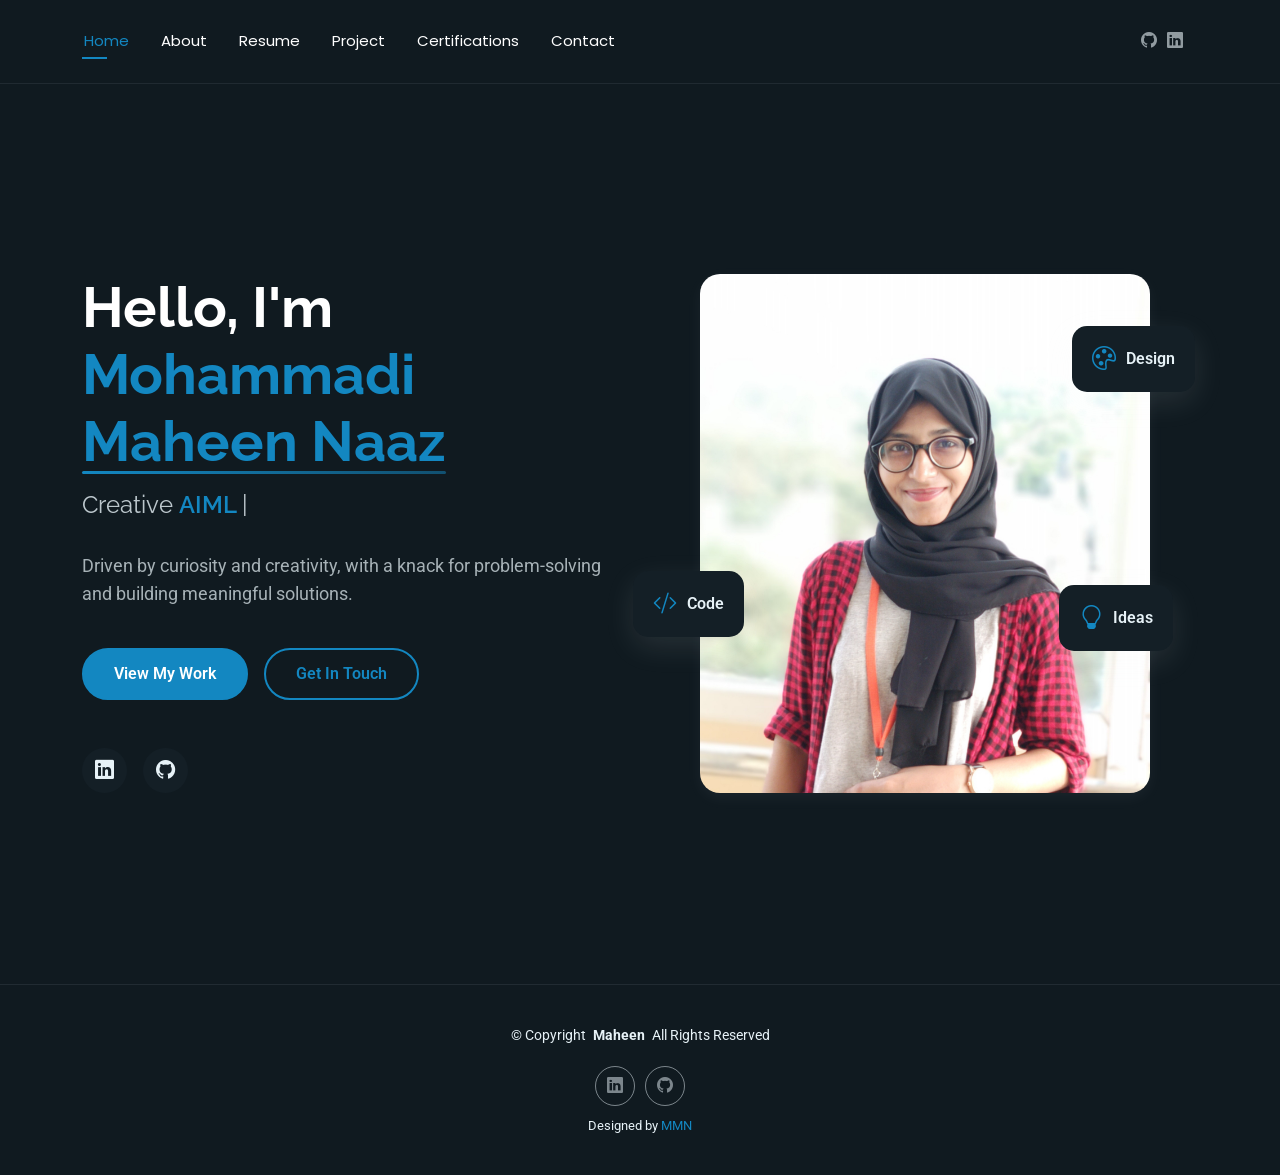
<file: index.html>
<!DOCTYPE html>
<html lang="en">

<head>
  <meta charset="utf-8">
  <meta content="width=device-width, initial-scale=1.0" name="viewport">
  <title>Maheen Portfolio</title>
  <meta name="description" content="">
  <meta name="keywords" content="">

  <!-- Favicons -->
  <link href="assets/img/favicon.png" rel="icon">
  <link href="assets/img/apple-touch-icon.png" rel="apple-touch-icon">

  <!-- Fonts -->
  <link href="https://fonts.googleapis.com" rel="preconnect">
  <link href="https://fonts.gstatic.com" rel="preconnect" crossorigin>
  <link href="https://fonts.googleapis.com/css2?family=Roboto:ital,wght@0,100;0,300;0,400;0,500;0,700;0,900;1,100;1,300;1,400;1,500;1,700;1,900&family=Poppins:ital,wght@0,100;0,200;0,300;0,400;0,500;0,600;0,700;0,800;0,900;1,100;1,200;1,300;1,400;1,500;1,600;1,700;1,800;1,900&family=Raleway:ital,wght@0,100;0,200;0,300;0,400;0,500;0,600;0,700;0,800;0,900;1,100;1,200;1,300;1,400;1,500;1,600;1,700;1,800;1,900&display=swap" rel="stylesheet">

  <!-- Vendor CSS Files -->
  <link href="assets/vendor/bootstrap/css/bootstrap.min.css" rel="stylesheet">
  <link href="assets/vendor/bootstrap-icons/bootstrap-icons.css" rel="stylesheet">
  <link href="assets/vendor/aos/aos.css" rel="stylesheet">
  <!-- AOS Animation -->
  <link href="https://unpkg.com/aos@2.3.1/dist/aos.css" rel="stylesheet">
  <link href="assets/vendor/swiper/swiper-bundle.min.css" rel="stylesheet">
  <link href="assets/vendor/glightbox/css/glightbox.min.css" rel="stylesheet">

  <!-- Main CSS File -->
  <link href="assets/css/main.css" rel="stylesheet">

  
</head>

<body class="index-page">

  <header id="header" class="header d-flex align-items-center light-background sticky-top">
    <div class="container position-relative d-flex align-items-center justify-content-between">


      <nav id="navmenu" class="navmenu">
        <ul>
          <li><a href="index.html" class="active">Home</a></li>
          <li><a href="about.html">About</a></li>
          <li><a href="resume.html">Resume</a></li>
          <li><a href="project.html">Project</a></li>
          <li><a href="certifications.html">Certifications</a></li>
          
          <li><a href="contact.html">Contact</a></li>
        </ul>
        <i class="mobile-nav-toggle d-xl-none bi bi-list"></i>
      </nav>

      <div class="header-social-links">
        <a href="https://github.com/maheennaaz"><i class="bi bi-github"></i></a>
        <a href="https://www.linkedin.com/in/mohammadimaheennaaz86a/" class="linkedin"><i class="bi bi-linkedin"></i></a>
      </div>

    </div>
  </header>

  <main class="main">

    <!-- Hero Section -->
    <section id="hero" class="hero section">

      <div class="container" data-aos="fade-up" data-aos-delay="100">

        <div class="row gy-4 align-items-center">
          <div class="col-lg-6 order-2 order-lg-1">
            <div class="hero-content">
              <h1 data-aos="fade-up" data-aos-delay="200">Hello, I'm <span class="highlight">Mohammadi Maheen Naaz</span></h1>
              <h2 data-aos="fade-up" data-aos-delay="300">Creative <span class="typed" data-typed-items="AIML & Machine Learning Enthusiast | Python Developer"></span></h2>
              <p data-aos="fade-up" data-aos-delay="400"> Driven by curiosity and creativity, with a knack for problem-solving and building meaningful solutions.</p>
              <div class="hero-actions" data-aos="fade-up" data-aos-delay="500">
                <a href="project.html" class="btn btn-primary">View My Work</a>
                <a href="contact.html" class="btn btn-outline">Get In Touch</a>
              </div>
              <div class="social-links" data-aos="fade-up" data-aos-delay="600">
                
                <a href="https://www.linkedin.com/in/mohammadimaheennaaz86a/"><i class="bi bi-linkedin"></i></a>
                <a href="https://github.com/maheennaaz"><i class="bi bi-github"></i></a>
                
              </div>
            </div>
          </div>
          <div class="col-lg-6 order-1 order-lg-2">
            <div class="hero-image" data-aos="zoom-in" data-aos-delay="300">
              <div class="image-wrapper">
                <img src="assets/img/profile/mohammadi.jpg" alt="Maheen" class="img-fluid">
                <div class="floating-elements">
                  <div class="floating-card design" data-aos="fade-left" data-aos-delay="700">
                    <i class="bi bi-palette"></i>
                    <span>Design</span>
                  </div>
                  <div class="floating-card code" data-aos="fade-right" data-aos-delay="800">
                    <i class="bi bi-code-slash"></i>
                    <span>Code</span>
                  </div>
                  <div class="floating-card creativity" data-aos="fade-up" data-aos-delay="900">
                    <i class="bi bi-lightbulb"></i>
                    <span>Ideas</span>
                  </div>
                </div>
              </div>
            </div>
          </div>
        </div>

      </div>

    </section><!-- /Hero Section -->

    <!-- Gallery Section (Interactive with Bootstrap modals) -->
  <!--- <section class="container my-5" id="gallery" data-aos="zoom-in">
      <h2 class="text-center mb-4">Gallery</h2>
      <div class="row g-3">

        <div class="col-md-4">
          <img src="assets/img/projects/p1.jpg" class="img-fluid gallery-img" data-bs-toggle="modal" data-bs-target="#img1" alt="Project 1">
        </div>

        <div class="col-md-4">
          <img src="assets/img/projects/p1_2.jpg" class="img-fluid gallery-img" data-bs-toggle="modal" data-bs-target="#img2" alt="Project 2">
        </div>

        <div class="col-md-4">
          <img src="assets/img/projects/p1_3.jpg" class="img-fluid gallery-img" data-bs-toggle="modal" data-bs-target="#img3" alt="Project 3">
        </div>

        <div class="col-md-4">
          <img src="assets/img/projects/p1_4.jpg" class="img-fluid gallery-img" data-bs-toggle="modal" data-bs-target="#img3" alt="Project 4">
        </div>

        <div class="col-md-4">
          <img src="assets/img/projects/p1_5.jpg" class="img-fluid gallery-img" data-bs-toggle="modal" data-bs-target="#img3" alt="Project 5">
        </div>

        <div class="col-md-4">
          <img src="assets/img/projects/p1_6.jpg" class="img-fluid gallery-img" data-bs-toggle="modal" data-bs-target="#img3" alt="Project 6">
        </div>

        <div class="col-md-4">
          <img src="assets/img/projects/p1_7.jpg" class="img-fluid gallery-img" data-bs-toggle="modal" data-bs-target="#img3" alt="Project 7">
        </div>

        <div class="col-md-4">
          <img src="assets/img/projects/p1_8.jpg" class="img-fluid gallery-img" data-bs-toggle="modal" data-bs-target="#img3" alt="Project 8">
        </div>

        <div class="col-md-4">
          <img src="assets/img/projects/p2.jpg" class="img-fluid gallery-img" data-bs-toggle="modal" data-bs-target="#img3" alt="Project 9">
        </div>

        <div class="col-md-4">
          <img src="assets/img/projects/p2_2.jpg" class="img-fluid gallery-img" data-bs-toggle="modal" data-bs-target="#img3" alt="Project 10">
        </div>

        <div class="col-md-4">
          <img src="assets/img/projects/p2_3.jpg" class="img-fluid gallery-img" data-bs-toggle="modal" data-bs-target="#img3" alt="Project 11">
        </div>

        <div class="col-md-4">
          <img src="assets/img/projects/p2_4.jpg" class="img-fluid gallery-img" data-bs-toggle="modal" data-bs-target="#img3" alt="Project 12">
        </div>

        <div class="col-md-4">
          <img src="assets/img/projects/p2_5.jpg" class="img-fluid gallery-img" data-bs-toggle="modal" data-bs-target="#img3" alt="Project 3">
        </div>

      </div>
    </section> -->

    <!-- Bootstrap Modals for Gallery (Lightbox Effect) -->
  <!---  <div class="modal fade" id="img1" tabindex="-1" aria-hidden="true">
      <div class="modal-dialog modal-lg modal-dialog-centered">
        <div class="modal-content bg-transparent border-0">
          <div class="modal-body p-0">
            <img src="assets/img/projects/p1.png.jpg" class="w-100" alt="Project 1">
            <div class="portfolio-overlay">
            <a href="assets/img/projects/p1.jpg" class="glightbox portfolio-lightbox"><i class="bi bi-plus"></i></a>
            </div>
          </div>
        </div>
      </div>
    </div>

    <div class="modal fade" id="img2" tabindex="-1" aria-hidden="true">
      <div class="modal-dialog modal-lg modal-dialog-centered">
        <div class="modal-content bg-transparent border-0">
          <div class="modal-body p-0">
            <img src="assets/img/projects/p1_2.jpg" class="w-100" alt="Project 2">
            <div class="portfolio-overlay">
            <a href="assets/img/projects/p1_2.jpg" class="glightbox portfolio-lightbox"><i class="bi bi-plus"></i></a>
            </div>
          </div>
        </div>
      </div>
    </div>

    <div class="modal fade" id="img3" tabindex="-1" aria-hidden="true">
      <div class="modal-dialog modal-lg modal-dialog-centered">
        <div class="modal-content bg-transparent border-0">
          <div class="modal-body p-0">
            <img src="assets/img/projects/p1_3.jpg" class="w-100" alt="Project 3">
            <div class="portfolio-overlay">
            <a href="assets/img/projects/p1_3.jpg" class="glightbox portfolio-lightbox"><i class="bi bi-plus"></i></a>
            </div>
          </div>
        </div>
      </div>
    </div>

    <div class="modal fade" id="img4" tabindex="-1" aria-hidden="true">
      <div class="modal-dialog modal-lg modal-dialog-centered">
        <div class="modal-content bg-transparent border-0">
          <div class="modal-body p-0">
            <img src="assets/img/projects/p1_4.jpg" class="w-100" alt="Project 4">
            <div class="portfolio-overlay">
            <a href="assets/img/projects/p1_4.jpg" class="glightbox portfolio-lightbox"><i class="bi bi-plus"></i></a>
            </div>
          </div>
        </div>
      </div>
    </div>

    <div class="modal fade" id="img5" tabindex="-1" aria-hidden="true">
      <div class="modal-dialog modal-lg modal-dialog-centered">
        <div class="modal-content bg-transparent border-0">
          <div class="modal-body p-0">
            <img src="assets/img/projects/p1_5.jpg" class="w-100" alt="Project 5">
            <div class="portfolio-overlay">
            <a href="assets/img/projects/p1_5.jpg" class="glightbox portfolio-lightbox"><i class="bi bi-plus"></i></a>
            </div>
          </div>
        </div>
      </div>
    </div>

    <div class="modal fade" id="img6" tabindex="-1" aria-hidden="true">
      <div class="modal-dialog modal-lg modal-dialog-centered">
        <div class="modal-content bg-transparent border-0">
          <div class="modal-body p-0">
            <img src="assets/img/projects/p1_6.jpg" class="w-100" alt="Project 6">
            <div class="portfolio-overlay">
            <a href="assets/img/projects/p1_6.jpg" class="glightbox portfolio-lightbox"><i class="bi bi-plus"></i></a>
            </div>
          </div>
        </div>
      </div>
    </div>

    <div class="modal fade" id="img7" tabindex="-1" aria-hidden="true">
      <div class="modal-dialog modal-lg modal-dialog-centered">
        <div class="modal-content bg-transparent border-0">
          <div class="modal-body p-0">
            <img src="assets/img/projects/p1_7.jpg" class="w-100" alt="Project 7">
            <div class="portfolio-overlay">
            <a href="assets/img/projects/p1_7.jpg" class="glightbox portfolio-lightbox"><i class="bi bi-plus"></i></a>
            </div>
          </div>
        </div>
      </div>
    </div>

    <div class="modal fade" id="img8" tabindex="-1" aria-hidden="true">
      <div class="modal-dialog modal-lg modal-dialog-centered">
        <div class="modal-content bg-transparent border-0">
          <div class="modal-body p-0">
            <img src="assets/img/projects/p1_8.jpg" class="w-100" alt="Project 8">
            <div class="portfolio-overlay">
            <a href="assets/img/projects/p1_8.jpg" class="glightbox portfolio-lightbox"><i class="bi bi-plus"></i></a>
            </div>
          </div>
        </div>
      </div>
    </div>

    <div class="modal fade" id="img9" tabindex="-1" aria-hidden="true">
      <div class="modal-dialog modal-lg modal-dialog-centered">
        <div class="modal-content bg-transparent border-0">
          <div class="modal-body p-0">
            <img src="assets/img/projects/p2.jpg" class="w-100" alt="Project 9">
            <div class="portfolio-overlay">
            <a href="assets/img/projects/p2.jpg" class="glightbox portfolio-lightbox"><i class="bi bi-plus"></i></a>
            </div>
          </div>
        </div>
      </div>
    </div>

    <div class="modal fade" id="img10" tabindex="-1" aria-hidden="true">
      <div class="modal-dialog modal-lg modal-dialog-centered">
        <div class="modal-content bg-transparent border-0">
          <div class="modal-body p-0">
            <img src="assets/img/projects/p2_2.jpg" class="w-100" alt="Project 10">
            <div class="portfolio-overlay">
            <a href="assets/img/projects/p2_2.jpg" class="glightbox portfolio-lightbox"><i class="bi bi-plus"></i></a>
            </div>
          </div>
        </div>
      </div>
    </div>

    <div class="modal fade" id="img11" tabindex="-1" aria-hidden="true">
      <div class="modal-dialog modal-lg modal-dialog-centered">
        <div class="modal-content bg-transparent border-0">
          <div class="modal-body p-0">
            <img src="assets/img/projects/p2_3.jpg" class="w-100" alt="Project 11">
            <div class="portfolio-overlay">
            <a href="assets/img/projects/p2_3.jpg" class="glightbox portfolio-lightbox"><i class="bi bi-plus"></i></a>
            </div>
          </div>
        </div>
      </div>
    </div>

    <div class="modal fade" id="img12" tabindex="-1" aria-hidden="true">
      <div class="modal-dialog modal-lg modal-dialog-centered">
        <div class="modal-content bg-transparent border-0">
          <div class="modal-body p-0">
            <img src="assets/img/projects/p2_4.jpg" class="w-100" alt="Project 1">
            <div class="portfolio-overlay">
            <a href="assets/img/projects/p2_4.jpg" class="glightbox portfolio-lightbox"><i class="bi bi-plus"></i></a>
            </div>
          </div>
        </div>
      </div>
    </div>

    <div class="modal fade" id="img13" tabindex="-1" aria-hidden="true">
      <div class="modal-dialog modal-lg modal-dialog-centered">
        <div class="modal-content bg-transparent border-0">
          <div class="modal-body p-0">
            <img src="assets/img/projects/p2_5.jpg" class="w-100" alt="Project 13">
            <div class="portfolio-overlay"> 
            <a href="assets/img/projects/p2_5.jpg" class="glightbox portfolio-lightbox"><i class="bi bi-plus"></i></a>
            </div>
          </div>
        </div>
      </div>
    </div> -->

  </main>

  <footer id="footer" class="footer">
    

    <div class="container">
      <div class="copyright text-center ">
        <p>© <span>Copyright</span> <strong class="px-1 sitename">Maheen</strong> <span>All Rights Reserved<br></span></p>
      </div>
      <div class="social-links d-flex justify-content-center">
        <a href="https://www.linkedin.com/in/mohammadimaheennaaz86a/"><i class="bi bi-linkedin"></i></a>
        <a href="https://github.com/maheennaaz"><i class="bi bi-github"></i></a>
      </div>
      <div class="credits">
        
        Designed by <a href="https://bootstrapmade.com/">MMN</a>
      </div>
    </div>

  </footer>

  <!-- Scroll Top -->
  <a href="#" id="scroll-top" class="scroll-top d-flex align-items-center justify-content-center"><i class="bi bi-arrow-up-short"></i></a>

  <!-- Preloader -->
  <div id="preloader"></div>

  <!-- Vendor JS Files -->
  <script src="assets/vendor/bootstrap/js/bootstrap.bundle.min.js"></script>
  <script src="assets/vendor/php-email-form/validate.js"></script>
  <script src="assets/vendor/aos/aos.js"></script>
  <script src="assets/vendor/typed.js/typed.umd.js"></script>
  <script src="assets/vendor/waypoints/noframework.waypoints.js"></script>
  <script src="assets/vendor/purecounter/purecounter_vanilla.js"></script>
  <script src="assets/vendor/swiper/swiper-bundle.min.js"></script>
  <script src="assets/vendor/imagesloaded/imagesloaded.pkgd.min.js"></script>
  <script src="assets/vendor/isotope-layout/isotope.pkgd.min.js"></script>
  <script src="assets/vendor/glightbox/js/glightbox.min.js"></script>

  <!-- Main JS File -->
  <script src="assets/js/main.js"></script>

  <!-- AOS Animation (CDN) -->
  <script src="https://unpkg.com/aos@2.3.1/dist/aos.js"></script>
  <script>
    AOS.init({
      duration: 1000,
      once: true
    });
  </script>

</body>

</html>
</file>
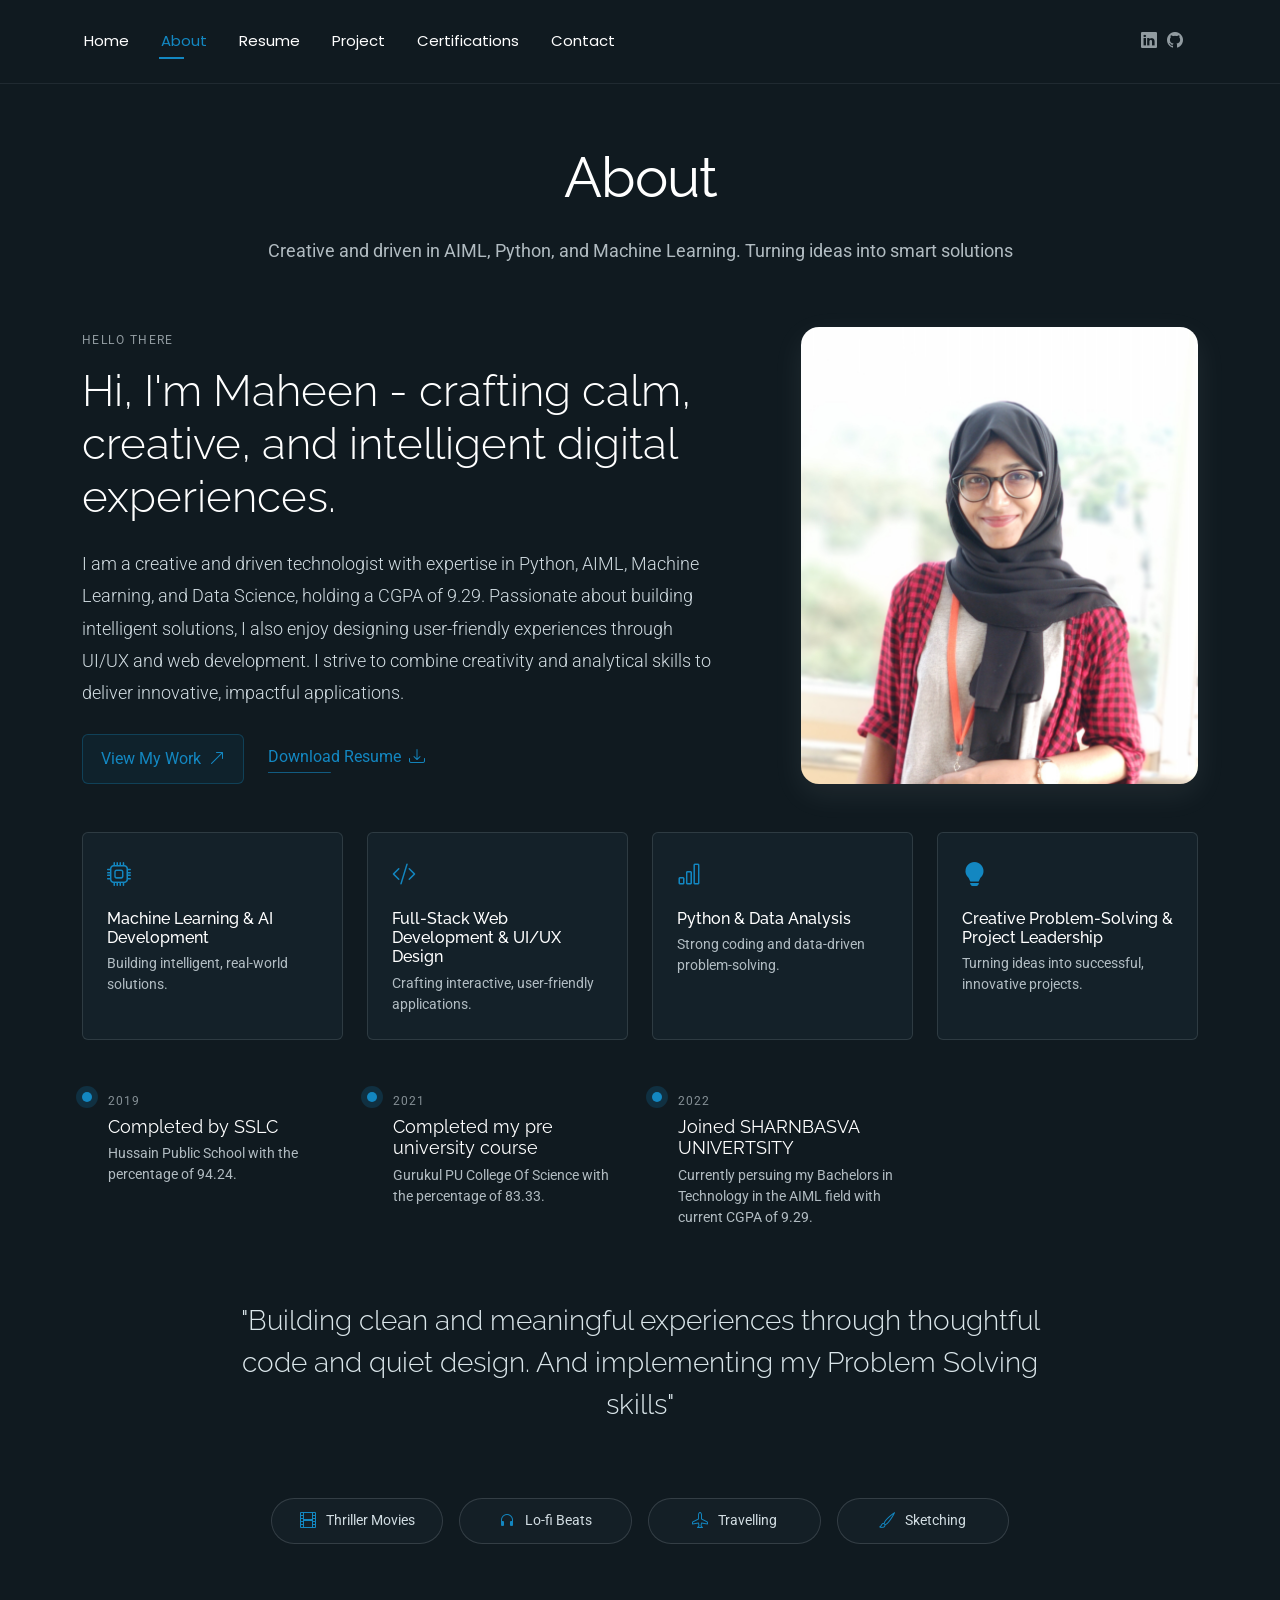
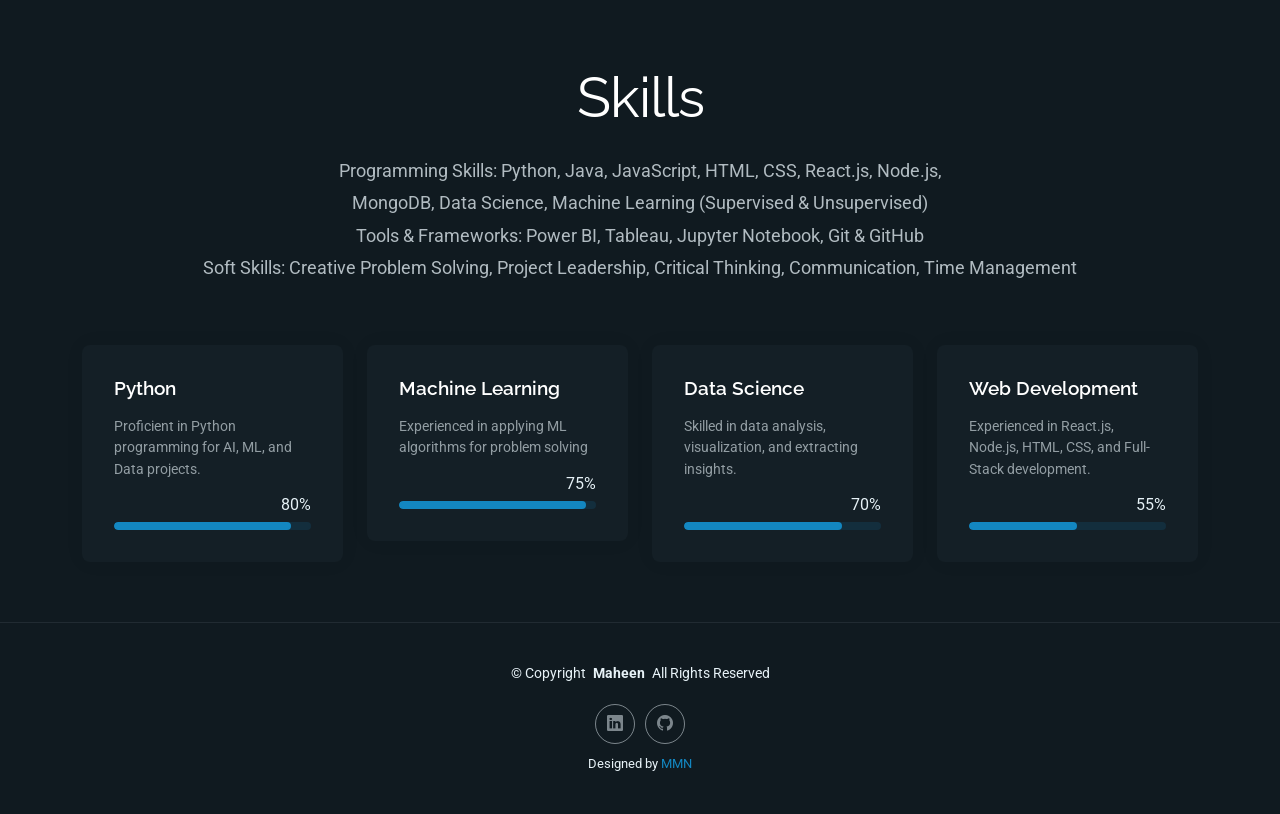
<file: about.html>
<!DOCTYPE html>
<html lang="en">

<head>
  <meta charset="utf-8">
  <meta content="width=device-width, initial-scale=1.0" name="viewport">
  <title>About - Maheen</title>
  <meta name="description" content="">
  <meta name="keywords" content="">

  <!-- Favicons -->
  <link href="assets/img/favicon.png" rel="icon">
  <link href="assets/img/apple-touch-icon.png" rel="apple-touch-icon">

  <!-- Fonts -->
  <link href="https://fonts.googleapis.com" rel="preconnect">
  <link href="https://fonts.gstatic.com" rel="preconnect" crossorigin>
  <link href="https://fonts.googleapis.com/css2?family=Roboto:ital,wght@0,100;0,300;0,400;0,500;0,700;0,900;1,100;1,300;1,400;1,500;1,700;1,900&family=Poppins:ital,wght@0,100;0,200;0,300;0,400;0,500;0,600;0,700;0,800;0,900;1,100;1,200;1,300;1,400;1,500;1,600;1,700;1,800;1,900&family=Raleway:ital,wght@0,100;0,200;0,300;0,400;0,500;0,600;0,700;0,800;0,900;1,100;1,200;1,300;1,400;1,500;1,600;1,700;1,800;1,900&display=swap" rel="stylesheet">

  <!-- Vendor CSS Files -->
  <link href="assets/vendor/bootstrap/css/bootstrap.min.css" rel="stylesheet">
  <link href="assets/vendor/bootstrap-icons/bootstrap-icons.css" rel="stylesheet">
  <link href="assets/vendor/aos/aos.css" rel="stylesheet">
  <link href="assets/vendor/swiper/swiper-bundle.min.css" rel="stylesheet">
  <link href="assets/vendor/glightbox/css/glightbox.min.css" rel="stylesheet">

  <!-- Main CSS File -->
  <link href="assets/css/main.css" rel="stylesheet">

 
</head>

<body class="about-page">

  <header id="header" class="header d-flex align-items-center light-background sticky-top">
    <div class="container position-relative d-flex align-items-center justify-content-between">

      <nav id="navmenu" class="navmenu">
        <ul>
          <li><a href="index.html">Home</a></li>
          <li><a href="about.html" class="active">About</a></li>
          <li><a href="resume.html">Resume</a></li>
          <li><a href="project.html">Project</a></li>
          <li><a href="certifications.html">Certifications</a></li>
        
          <li><a href="contact.html">Contact</a></li>
        </ul>
        <i class="mobile-nav-toggle d-xl-none bi bi-list"></i>
      </nav>

      <div class="header-social-links">
        <a href="https://www.linkedin.com/in/mohammadimaheennaaz86a/"><i class="bi bi-linkedin"></i></a>
        <a href="https://github.com/maheennaaz"><i class="bi bi-github"></i></a>
      </div>

    </div>
  </header>

  <main class="main">

    <!-- About Section -->
    <section id="about" class="about section">

      <!-- Section Title -->
      <div class="container section-title" data-aos="fade-up">
        <h2>About</h2>
        <p>Creative and driven in AIML, Python, and Machine Learning. Turning ideas into smart solutions</p>
      </div><!-- End Section Title -->

      <div class="container" data-aos="fade-up" data-aos-delay="100">

        <!-- Intro + Photo -->
        <div class="row align-items-center justify-content-between gy-5 mb-5">
          <div class="col-lg-7" data-aos="fade-right" data-aos-delay="150">
            <div class="intro-content">
              <span class="eyebrow">Hello there</span>
              <h2 class="headline">Hi, I'm Maheen - crafting calm, creative, and intelligent digital experiences.</h2>
              <p class="lead">
                I am a creative and driven technologist with expertise in Python, AIML, Machine Learning, and Data Science, holding a CGPA of 9.29. Passionate about building intelligent solutions, I also enjoy designing user-friendly experiences through UI/UX and web development. I strive to combine creativity and analytical skills to deliver innovative, impactful applications.
              

              <div class="cta-group">
                <a href="project.html" class="btn-ghost">
                  View My Work <i class="bi bi-arrow-up-right"></i>
                </a>
                <a href="Mohammadi resume.pdf" class="link-underline">
                  Download Resume <i class="bi bi-download"></i>
                </a>
              </div>
            </div>
          </div>

          <div class="col-lg-5" data-aos="zoom-in" data-aos-delay="250">
            <figure class="profile-figure text-center text-lg-end">
              <img src="assets/img/profile//mohammadi.jpg" alt="Maheen" class="img-fluid profile-photo">
            </figure>
          </div>
        </div>
        <!-- End Intro + Photo -->

        <!-- Skills Grid -->
        <div class="mb-5">
          <div class="row g-4">
            <div class="col-6 col-md-4 col-lg-3" data-aos="fade-up" data-aos-delay="120">
              <div class="skill-item">
                <i class="bi bi-cpu"></i>
                <h3>Machine Learning & AI Development</h3>
                <p>Building intelligent, real-world solutions.</p>
              </div>
            </div>
            <div class="col-6 col-md-4 col-lg-3" data-aos="fade-up" data-aos-delay="180">
              <div class="skill-item">
                <i class="bi bi-code-slash"></i>
                <h3>Full-Stack Web Development & UI/UX Design</h3>
                <p>Crafting interactive, user-friendly applications.</p>
              </div>
            </div>
            <div class="col-6 col-md-4 col-lg-3" data-aos="fade-up" data-aos-delay="240">
              <div class="skill-item">
                <i class="bi bi-bar-chart"></i>
                <h3>Python & Data Analysis</h3>
                <p>Strong coding and data-driven problem-solving.</p>
              </div>
            </div>
            <div class="col-6 col-md-4 col-lg-3" data-aos="fade-up" data-aos-delay="300">
              <div class="skill-item">
                <i class="bi bi-lightbulb-fill"></i>
                <h3>Creative Problem-Solving & Project Leadership</h3>
                <p>Turning ideas into successful, innovative projects.</p>
              </div>
            </div>
          </div>
        </div>
        <!-- End Skills Grid -->

        <!-- Journey Timeline -->
        <div class="mb-5">
          <div class="row g-4">
            <div class="col-md-6 col-lg-3" data-aos="fade-up" data-aos-delay="120">
              <article class="timeline-item">
                <span class="dot"></span>
                <time>2019</time>
                <h4>Completed by SSLC</h4>
                <p>Hussain Public School with the percentage of 94.24.</p>
              </article>
            </div>
            <div class="col-md-6 col-lg-3" data-aos="fade-up" data-aos-delay="180">
              <article class="timeline-item">
                <span class="dot"></span>
                <time>2021</time>
                <h4>Completed my pre university course</h4>
                <p>Gurukul PU College Of Science with the percentage of 83.33.</p>
              </article>
            </div>
            <div class="col-md-6 col-lg-3" data-aos="fade-up" data-aos-delay="240">
              <article class="timeline-item">
                <span class="dot"></span>
                <time>2022</time>
                <h4>Joined SHARNBASVA UNIVERTSITY</h4>
                <p>Currently persuing my Bachelors in Technology in the AIML field with current CGPA of 9.29.</p>
              </article>
            </div>
          
          </div>
        </div>
        <!-- End Journey Timeline -->

        <!-- Quote -->
        <blockquote class="personal-quote text-center mb-5" data-aos="fade-down" data-aos-delay="200">
          <p>"Building clean and meaningful experiences through thoughtful code and quiet design. And implementing my Problem Solving skills"</p>
        </blockquote>
        <!-- End Quote -->

        <!-- Fun Facts -->
        <div class="row g-3 justify-content-center">
          <div class="col-6 col-md-3 col-lg-2" data-aos="zoom-in" data-aos-delay="120">
            <div class="fact-pill">
              <i class="bi bi-film"></i>
              <span>Thriller Movies</span>
            </div>
          </div>
          <div class="col-6 col-md-3 col-lg-2" data-aos="zoom-in" data-aos-delay="160">
            <div class="fact-pill">
              <i class="bi bi-headphones"></i>
              <span>Lo-fi Beats</span>
            </div>
          </div>
          <div class="col-6 col-md-3 col-lg-2" data-aos="zoom-in" data-aos-delay="200">
            <div class="fact-pill">
              <i class="bi bi-airplane"></i>
              <span>Travelling</span>
            </div>
          </div>
          <div class="col-6 col-md-3 col-lg-2" data-aos="zoom-in" data-aos-delay="240">
            <div class="fact-pill">
              <i class="bi bi-brush"></i>
              <span>Sketching</span>
            </div>
          </div>
        </div>
        <!-- End Fun Facts -->

      </div>

    </section><!-- /About Section -->

    <!-- Skills Section -->
    <section id="skills" class="skills section">

      <!-- Section Title -->
      <div class="container section-title" data-aos="fade-up">
        <h2>Skills</h2>
        <p>
  Programming Skills: Python, Java, JavaScript, HTML, CSS, React.js, Node.js, MongoDB, Data Science, Machine Learning (Supervised & Unsupervised)<br>
  Tools & Frameworks: Power BI, Tableau, Jupyter Notebook, Git & GitHub<br>
  Soft Skills: Creative Problem Solving, Project Leadership, Critical Thinking, Communication, Time Management
</p>

      </div><!-- End Section Title -->

      <div class="container" data-aos="fade-up" data-aos-delay="100">

        <div class="row g-4 skills-animation">

          <div class="col-md-6 col-lg-3" data-aos="fade-up" data-aos-delay="100">
            <div class="skill-box">
              <h3>Python</h3>
              <p>Proficient in Python programming for AI, ML, and Data projects.</p>
              <span class="text-end d-block">80%</span>
              <div class="progress">
                <div class="progress-bar" role="progressbar" aria-valuenow="90" aria-valuemin="0" aria-valuemax="100"></div>
              </div>
            </div>
          </div>

          <div class="col-md-6 col-lg-3" data-aos="fade-up" data-aos-delay="200">
            <div class="skill-box">
              <h3>Machine Learning</h3>
              <p>Experienced in applying ML algorithms for problem solving</p>
              <span class="text-end d-block">75%</span>
              <div class="progress">
                <div class="progress-bar" role="progressbar" aria-valuenow="95" aria-valuemin="0" aria-valuemax="100"></div>
              </div>
            </div>
          </div>

          <div class="col-md-6 col-lg-3" data-aos="fade-up" data-aos-delay="300">
            <div class="skill-box">
              <h3>Data Science</h3>
              <p>Skilled in data analysis, visualization, and extracting insights.</p>
              <span class="text-end d-block">70%</span>
              <div class="progress">
                <div class="progress-bar" role="progressbar" aria-valuenow="80" aria-valuemin="0" aria-valuemax="100"></div>
              </div>
            </div>
          </div>

          <div class="col-md-6 col-lg-3" data-aos="fade-up" data-aos-delay="400">
            <div class="skill-box">
              <h3>Web Development</h3>
              <p>Experienced in React.js, Node.js, HTML, CSS, and Full-Stack development.</p>
              <span class="text-end d-block">55%</span>
              <div class="progress">
                <div class="progress-bar" role="progressbar" aria-valuenow="55" aria-valuemin="0" aria-valuemax="100">
                </div>
              </div>
            </div>
          </div>

        </div>

      </div>

    </section><!-- /Skills Section -->

  </main>

  <footer id="footer" class="footer">

    <div class="container">
      <div class="copyright text-center ">
        <p>© <span>Copyright</span> <strong class="px-1 sitename">Maheen</strong> <span>All Rights Reserved<br></span></p>
      </div>
      <div class="social-links d-flex justify-content-center">
        <a href="https://www.linkedin.com/in/mohammadimaheennaaz86a/"><i class="bi bi-linkedin"></i></a>
        <a href="https://github.com/maheennaaz"><i class="bi bi-github"></i></a>
      </div>
      <div class="credits">
       
        Designed by <a href="https://bootstrapmade.com/">MMN</a>
      </div>
    </div>

  </footer>

  <!-- Scroll Top -->
  <a href="#" id="scroll-top" class="scroll-top d-flex align-items-center justify-content-center"><i class="bi bi-arrow-up-short"></i></a>

  <!-- Preloader -->
  <div id="preloader"></div>

  <!-- Vendor JS Files -->
  <script src="assets/vendor/bootstrap/js/bootstrap.bundle.min.js"></script>
  <script src="assets/vendor/php-email-form/validate.js"></script>
  <script src="assets/vendor/aos/aos.js"></script>
  <script src="assets/vendor/typed.js/typed.umd.js"></script>
  <script src="assets/vendor/waypoints/noframework.waypoints.js"></script>
  <script src="assets/vendor/purecounter/purecounter_vanilla.js"></script>
  <script src="assets/vendor/swiper/swiper-bundle.min.js"></script>
  <script src="assets/vendor/imagesloaded/imagesloaded.pkgd.min.js"></script>
  <script src="assets/vendor/isotope-layout/isotope.pkgd.min.js"></script>
  <script src="assets/vendor/glightbox/js/glightbox.min.js"></script>

  <!-- Main JS File -->
  <script src="assets/js/main.js"></script>

</body>

</html>
</file>
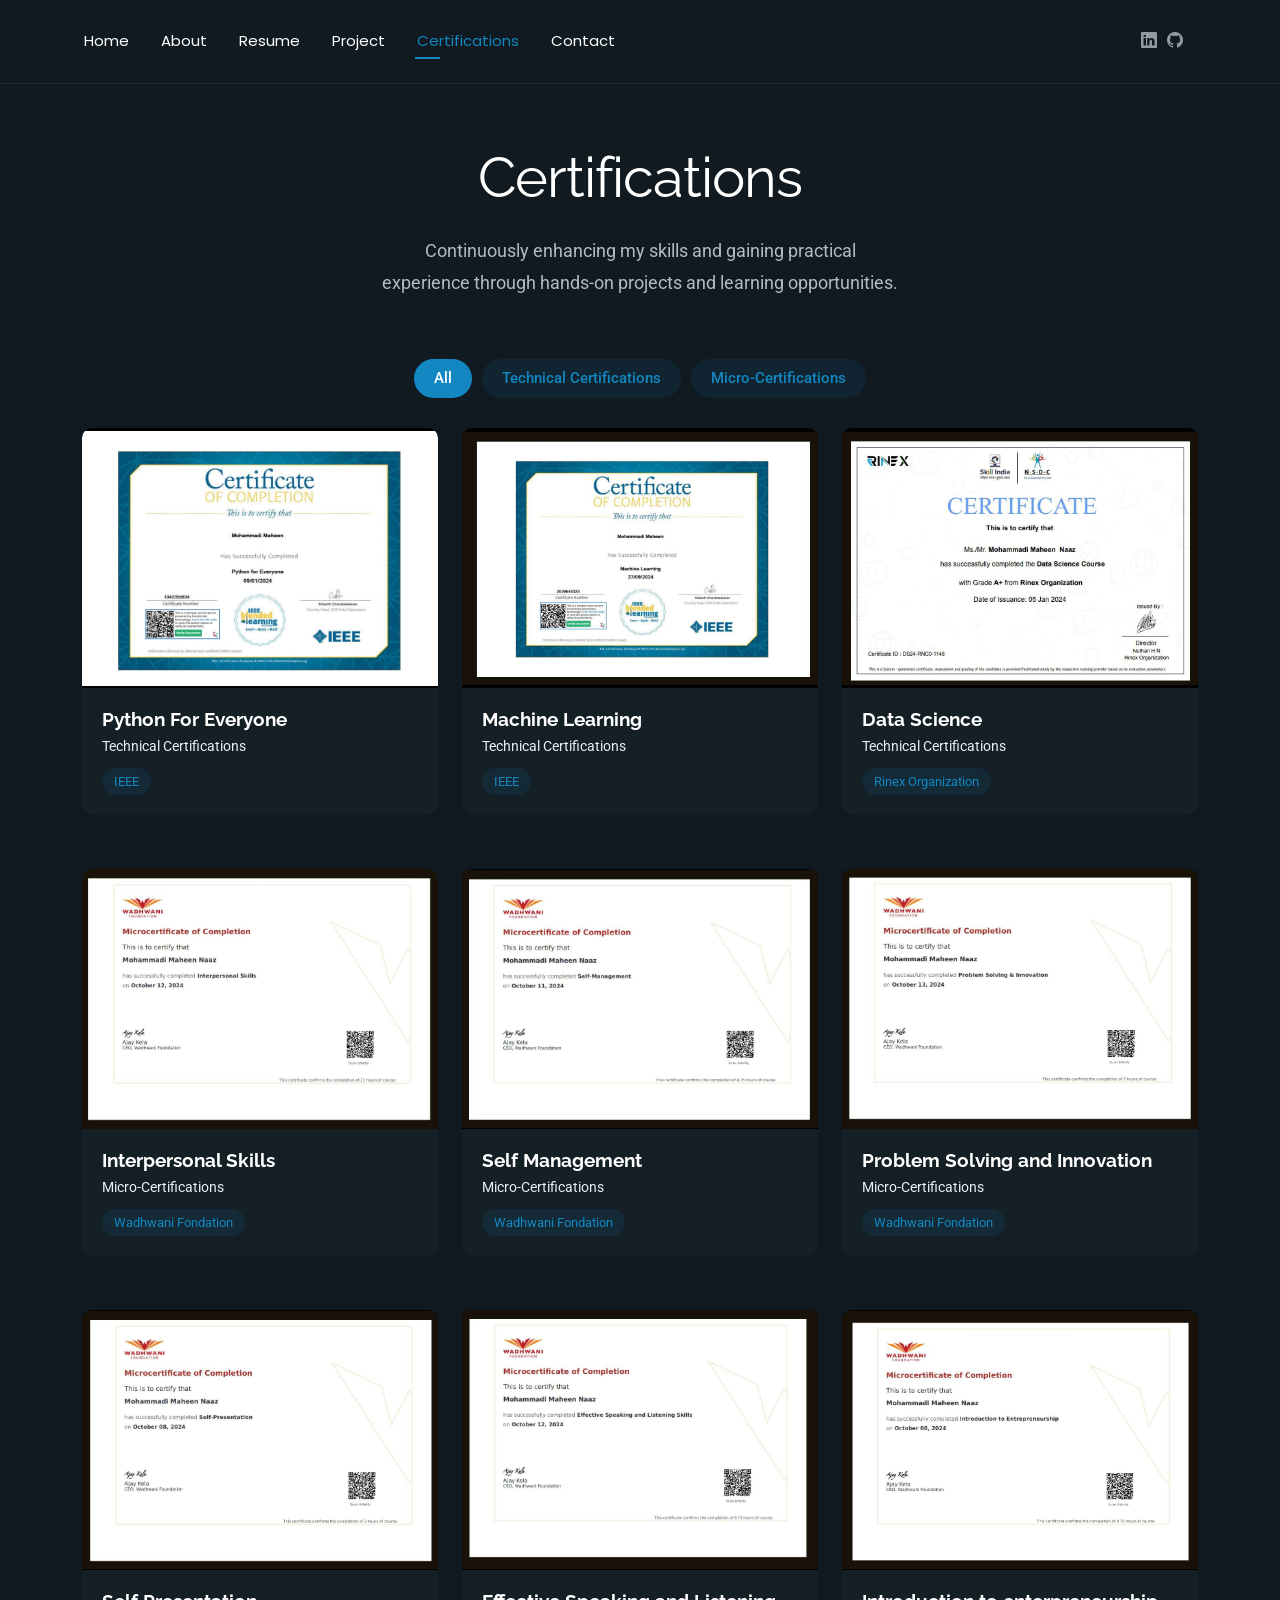
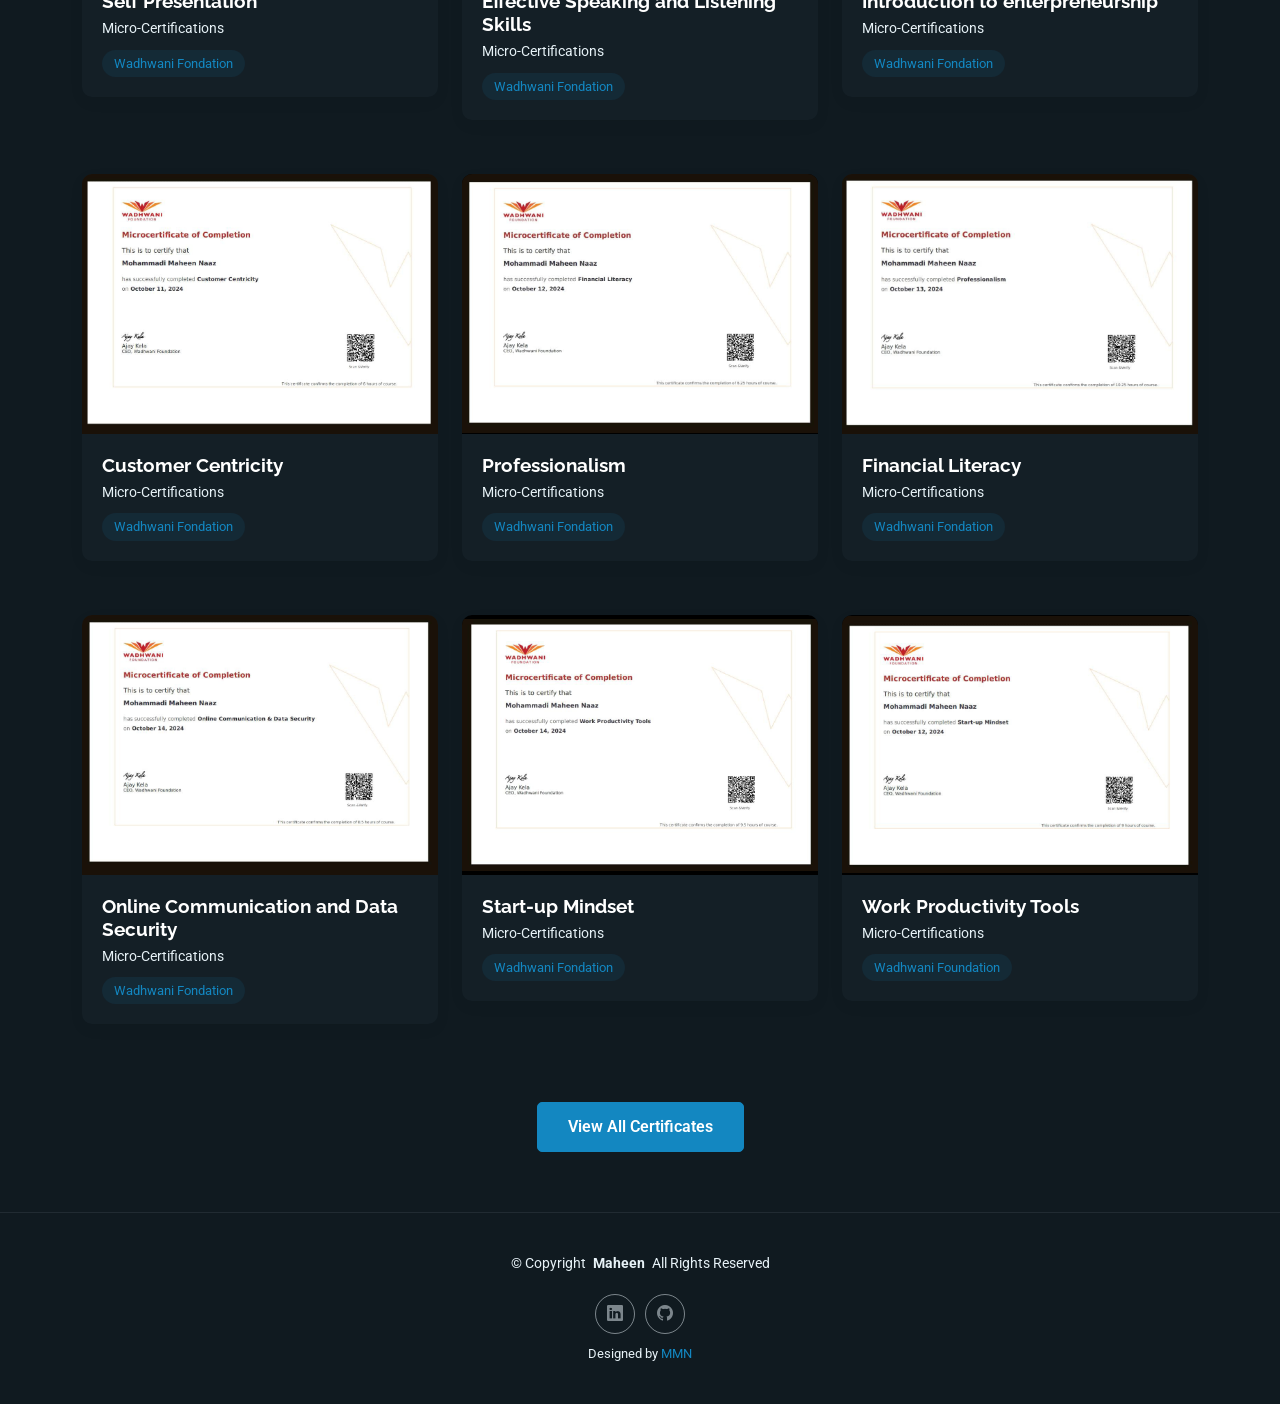
<file: certifications.html>
<!DOCTYPE html>
<html lang="en">

<head>
  <meta charset="utf-8">
  <meta content="width=device-width, initial-scale=1.0" name="viewport">
  <title>Certifications - Maheen </title>
  <meta name="description" content="">
  <meta name="keywords" content="">

  <!-- Favicons -->
  <link href="assets/img/favicon.png" rel="icon">
  <link href="assets/img/apple-touch-icon.png" rel="apple-touch-icon">

  <!-- Fonts -->
  <link href="https://fonts.googleapis.com" rel="preconnect">
  <link href="https://fonts.gstatic.com" rel="preconnect" crossorigin>
  <link href="https://fonts.googleapis.com/css2?family=Roboto:ital,wght@0,100;0,300;0,400;0,500;0,700;0,900;1,100;1,300;1,400;1,500;1,700;1,900&family=Poppins:ital,wght@0,100;0,200;0,300;0,400;0,500;0,600;0,700;0,800;0,900;1,100;1,200;1,300;1,400;1,500;1,600;1,700;1,800;1,900&family=Raleway:ital,wght@0,100;0,200;0,300;0,400;0,500;0,600;0,700;0,800;0,900;1,100;1,200;1,300;1,400;1,500;1,600;1,700;1,800;1,900&display=swap" rel="stylesheet">

  <!-- Vendor CSS Files -->
  <link href="assets/vendor/bootstrap/css/bootstrap.min.css" rel="stylesheet">
  <link href="assets/vendor/bootstrap-icons/bootstrap-icons.css" rel="stylesheet">
  <link href="assets/vendor/aos/aos.css" rel="stylesheet">
  <link href="assets/vendor/swiper/swiper-bundle.min.css" rel="stylesheet">
  <link href="assets/vendor/glightbox/css/glightbox.min.css" rel="stylesheet">

  <!-- Main CSS File -->
  <link href="assets/css/main.css" rel="stylesheet">

  
</head>

<body class="portfolio-page">

  <header id="header" class="header d-flex align-items-center light-background sticky-top">
    <div class="container position-relative d-flex align-items-center justify-content-between">


      <nav id="navmenu" class="navmenu">
        <ul>
          <li><a href="index.html">Home</a></li>
          <li><a href="about.html">About</a></li>
          <li><a href="resume.html">Resume</a></li>
          <li><a href="project.html">Project</a></li>
          <li><a href="certifications.html" class="active">Certifications</a></li>
          
          <li><a href="contact.html">Contact</a></li>
        </ul>
        <i class="mobile-nav-toggle d-xl-none bi bi-list"></i>
      </nav>

      <div class="header-social-links">
        <a href="https://www.linkedin.com/in/mohammadimaheennaaz86a/"><i class="bi bi-linkedin"></i></a>
        <a href="https://github.com/maheennaaz"><i class="bi bi-github"></i></a>
      </div>

    </div>
  </header>

  <main class="main">

    <!-- Portfolio Section -->
    <section id="portfolio" class="portfolio section">

      <!-- Section Title -->
      <div class="container section-title" data-aos="fade-up">
        <h2>Certifications</h2>
        <p>Continuously enhancing my skills and gaining practical experience through hands-on projects and learning opportunities.</p>
      </div><!-- End Section Title -->

      <div class="container" data-aos="fade-up" data-aos-delay="100">

        <div class="isotope-layout" data-default-filter="*" data-layout="fitRows" data-sort="original-order">
          <ul class="portfolio-filters isotope-filters" data-aos="fade-up" data-aos-delay="200">
            <li data-filter="*" class="filter-active">All</li>
            <li data-filter=".filter-strategy">Technical Certifications</li>
            <li data-filter=".filter-finance">Micro-Certifications</li>
          </ul><!-- End Portfolio Filters -->

          <div class="row gy-4 isotope-container" data-aos="fade-up" data-aos-delay="300">
            <div class="col-lg-4 col-md-6 portfolio-item isotope-item filter-strategy">
              <div class="portfolio-card">
                <div class="portfolio-img">
                  <img src="assets/img/portfolio/certificate 1.jpg" alt="Portfolio Item" class="img-fluid" loading="lazy">
                  <div class="portfolio-overlay">
                    <a href="assets/img/portfolio/certificate 1.jpg" class="glightbox portfolio-lightbox"><i class="bi bi-plus"></i></a>
                    <a href="assets/img/portfolio/certificate 1.jpg" class="portfolio-details-link"><i class="bi bi-link"></i></a>
                  </div>
                </div>
                <div class="portfolio-info">
                  <h4>Python For Everyone</h4>
                  <p> Technical Certifications</p>
                  <div class="portfolio-tags">
                    
                    <span>IEEE</span>
                  </div>
                </div>
              </div>
            </div>
            <div class="col-lg-4 col-md-6 portfolio-item isotope-item filter-strategy">
              <div class="portfolio-card">
                <div class="portfolio-img">
                  <img src="assets/img/portfolio/certificate 2.jpg" alt="Portfolio Item" class="img-fluid" loading="lazy">
                  <div class="portfolio-overlay">
                    <a href="assets/img/portfolio/certificate 2.jpg" class="glightbox portfolio-lightbox"><i class="bi bi-plus"></i></a>
                    <a href="assets/img/portfolio/certificate 2.jpg" class="portfolio-details-link"><i class="bi bi-link"></i></a>
                  </div>
                </div>
                <div class="portfolio-info">
                  <h4>Machine Learning</h4>
                  <p>Technical Certifications</p>
                  <div class="portfolio-tags">
                    <span>IEEE</span>
                    
                  </div>
                </div>
              </div>
            </div>

          <div class="col-lg-4 col-md-6 portfolio-item isotope-item filter-strategy">
              <div class="portfolio-card">
                <div class="portfolio-img">
                  <img src="assets/img/portfolio/certificate 3.jpg" alt="Portfolio Item" class="img-fluid" loading="lazy">
                  <div class="portfolio-overlay">
                    <a href="assets/img/portfolio/certificate 3.jpg" class="glightbox portfolio-lightbox"><i class="bi bi-plus"></i></a>
                    <a href="assets/img/portfolio/certificate 3.jpg" class="portfolio-details-link"><i class="bi bi-link"></i></a>
                  </div>
                </div>
                <div class="portfolio-info">
                  <h4>Data Science</h4>
                  <p>Technical Certifications</p>
                  <div class="portfolio-tags">
                    <span>Rinex Organization</span>
                    
                  </div>
                </div>
              </div>
            </div>


            <div class="col-lg-4 col-md-6 portfolio-item isotope-item filter-finance">
              <div class="portfolio-card">
                <div class="portfolio-img">
                  <img src="assets/img/portfolio/certificate 6.jpg" alt="Portfolio Item" class="img-fluid" loading="lazy">
                  <div class="portfolio-overlay">
                    <a href="assets/img/portfolio/certificate 6.jpg" class="glightbox portfolio-lightbox"><i class="bi bi-plus"></i></a>
                    <a href="assets/img/portfolio/certificate 6.jpg" class="portfolio-details-link"><i class="bi bi-link"></i></a>
                  </div>
                </div>
                <div class="portfolio-info">
                  <h4>Interpersonal Skills</h4>
                  <p>Micro-Certifications</p>
                  <div class="portfolio-tags">
                    
                    <span>Wadhwani Fondation</span>
                  </div>
                </div>
              </div>
            </div>
            <div class="col-lg-4 col-md-6 portfolio-item isotope-item filter-finance">
              <div class="portfolio-card">
                <div class="portfolio-img">
                  <img src="assets/img/portfolio/certificate 5.jpg" alt="Portfolio Item" class="img-fluid" loading="lazy">
                  <div class="portfolio-overlay">
                    <a href="assets/img/portfolio/certificate 5.jpg" class="glightbox portfolio-lightbox"><i class="bi bi-plus"></i></a>
                    <a href="assets/img/portfolio/certificate 5.jpg" class="portfolio-details-link"><i class="bi bi-link"></i></a>
                  </div>
                </div>
                <div class="portfolio-info">
                  <h4>Self Management</h4>
                  <p>Micro-Certifications</p>
                  <div class="portfolio-tags">
                    
                    <span>Wadhwani Fondation</span>
                  </div>
                </div>
              </div>
            </div>
            <div class="col-lg-4 col-md-6 portfolio-item isotope-item filter-finance">
              <div class="portfolio-card">
                <div class="portfolio-img">
                  <img src="assets/img/portfolio/certificate 4.jpg" alt="Portfolio Item" class="img-fluid" loading="lazy">
                  <div class="portfolio-overlay">
                    <a href="assets/img/portfolio/certificate 4.jpg" class="glightbox portfolio-lightbox"><i class="bi bi-plus"></i></a>
                    <a href="assets/img/portfolio/certificate 4.jpg" class="portfolio-details-link"><i class="bi bi-link"></i></a>
                  </div>
                </div>
                <div class="portfolio-info">
                  <h4>Problem Solving and Innovation</h4>
                  <p>Micro-Certifications</p>
                  <div class="portfolio-tags">
                    
                    <span>Wadhwani Fondation</span>
                  </div>
                </div>
              </div>
            </div>
            <div class="col-lg-4 col-md-6 portfolio-item isotope-item filter-finance">
              <div class="portfolio-card">
                <div class="portfolio-img">
                  <img src="assets/img/portfolio/certificate 9.jpg" alt="Portfolio Item" class="img-fluid" loading="lazy">
                  <div class="portfolio-overlay">
                    <a href="assets/img/portfolio/certificate 9.jpg" class="glightbox portfolio-lightbox"><i class="bi bi-plus"></i></a>
                    <a href="assets/img/portfolio/certificate 9.jpg" class="portfolio-details-link"><i class="bi bi-link"></i></a>
                  </div>
                </div>
                <div class="portfolio-info">
                  <h4>Self Presentation</h4>
                  <p>Micro-Certifications</p>
                  <div class="portfolio-tags">
                    
                    <span>Wadhwani Fondation</span>
                  </div>
                </div>
              </div>
            </div>
            <div class="col-lg-4 col-md-6 portfolio-item isotope-item filter-finance">
              <div class="portfolio-card">
                <div class="portfolio-img">
                  <img src="assets/img/portfolio/certificate 8.jpg" alt="Portfolio Item" class="img-fluid" loading="lazy">
                  <div class="portfolio-overlay">
                    <a href="assets/img/portfolio/certificate 8.jpg" class="glightbox portfolio-lightbox"><i class="bi bi-plus"></i></a>
                    <a href="assets/img/portfolio/certificate 8.jpg" class="portfolio-details-link"><i class="bi bi-link"></i></a>
                  </div>
                </div>
                <div class="portfolio-info">
                  <h4>Effective Speaking and Listening Skills</h4>
                  <p>Micro-Certifications</p>
                  <div class="portfolio-tags">
                    
                    <span>Wadhwani Fondation</span>
                  </div>
                </div>
              </div>
            </div>
            <div class="col-lg-4 col-md-6 portfolio-item isotope-item filter-finance">
              <div class="portfolio-card">
                <div class="portfolio-img">
                  <img src="assets/img/portfolio/certificate 7.jpg" alt="Portfolio Item" class="img-fluid" loading="lazy">
                  <div class="portfolio-overlay">
                    <a href="assets/img/portfolio/certificate 7.jpg" class="glightbox portfolio-lightbox"><i class="bi bi-plus"></i></a>
                    <a href="assets/img/portfolio/certificate 7.jpg" class="portfolio-details-link"><i class="bi bi-link"></i></a>
                  </div>
                </div>
                <div class="portfolio-info">
                  <h4>Introduction to enterpreneurship</h4>
                  <p>Micro-Certifications</p>
                  <div class="portfolio-tags">
                    
                    <span>Wadhwani Fondation</span>
                  </div>
                </div>
              </div>
            </div>
            <div class="col-lg-4 col-md-6 portfolio-item isotope-item filter-finance">
              <div class="portfolio-card">
                <div class="portfolio-img">
                  <img src="assets/img/portfolio/certificate 12.jpg" alt="Portfolio Item" class="img-fluid" loading="lazy">
                  <div class="portfolio-overlay">
                    <a href="assets/img/portfolio/certificate 12.jpg" class="glightbox portfolio-lightbox"><i class="bi bi-plus"></i></a>
                    <a href="assets/img/portfolio/certificate 12.jpg" class="portfolio-details-link"><i class="bi bi-link"></i></a>
                  </div>
                </div>
                <div class="portfolio-info">
                  <h4>Customer Centricity</h4>
                  <p>Micro-Certifications</p>
                  <div class="portfolio-tags">
                    
                    <span>Wadhwani Fondation</span>
                  </div>
                </div>
              </div>
            </div>
            <div class="col-lg-4 col-md-6 portfolio-item isotope-item filter-finance">
              <div class="portfolio-card">
                <div class="portfolio-img">
                  <img src="assets/img/portfolio/certificate 11.jpg" alt="Portfolio Item" class="img-fluid" loading="lazy">
                  <div class="portfolio-overlay">
                    <a href="assets/img/portfolio/certificate 11.jpg" class="glightbox portfolio-lightbox"><i class="bi bi-plus"></i></a>
                    <a href="assets/img/portfolio/certificate 11.jpg" class="portfolio-details-link"><i class="bi bi-link"></i></a>
                  </div>
                </div>
                <div class="portfolio-info">
                  <h4>Professionalism</h4>
                  <p>Micro-Certifications</p>
                  <div class="portfolio-tags">
                    
                    <span>Wadhwani Fondation</span>
                  </div>
                </div>
              </div>
            </div>
            <div class="col-lg-4 col-md-6 portfolio-item isotope-item filter-finance">
              <div class="portfolio-card">
                <div class="portfolio-img">
                  <img src="assets/img/portfolio/certificate 10.jpg" alt="Portfolio Item" class="img-fluid" loading="lazy">
                  <div class="portfolio-overlay">
                    <a href="assets/img/portfolio/certificate 10.jpg" class="glightbox portfolio-lightbox"><i class="bi bi-plus"></i></a>
                    <a href="assets/img/portfolio/certificate 10.jpg" class="portfolio-details-link"><i class="bi bi-link"></i></a>
                  </div>
                </div>
                <div class="portfolio-info">
                  <h4>Financial Literacy</h4>
                  <p>Micro-Certifications</p>
                  <div class="portfolio-tags">
                    
                    <span>Wadhwani Fondation</span>
                  </div>
                </div>
              </div>
            </div>
            <div class="col-lg-4 col-md-6 portfolio-item isotope-item filter-finance">
              <div class="portfolio-card">
                <div class="portfolio-img">
                  <img src="assets/img/portfolio/certificate 15.jpg" alt="Portfolio Item" class="img-fluid" loading="lazy">
                  <div class="portfolio-overlay">
                    <a href="assets/img/portfolio/certificate 15.jpg" class="glightbox portfolio-lightbox"><i class="bi bi-plus"></i></a>
                    <a href="assets/img/portfolio/certificate 15.jpg" class="portfolio-details-link"><i class="bi bi-link"></i></a>
                  </div>
                </div>
                <div class="portfolio-info">
                  <h4>Online Communication and Data Security</h4>
                  <p>Micro-Certifications</p>
                  <div class="portfolio-tags">
                    
                    <span>Wadhwani Fondation</span>
                  </div>
                </div>
              </div>
            </div>
            <div class="col-lg-4 col-md-6 portfolio-item isotope-item filter-finance">
              <div class="portfolio-card">
                <div class="portfolio-img">
                  <img src="assets/img/portfolio/certificate 14.jpg" alt="Portfolio Item" class="img-fluid" loading="lazy">
                  <div class="portfolio-overlay">
                    <a href="assets/img/portfolio/certificate 14.jpg" class="glightbox portfolio-lightbox"><i class="bi bi-plus"></i></a>
                    <a href="assets/img/portfolio/certificate 14.jpg" class="portfolio-details-link"><i class="bi bi-link"></i></a>
                  </div>
                </div>
                <div class="portfolio-info">
                  <h4>Start-up Mindset</h4>
                  <p>Micro-Certifications</p>
                  <div class="portfolio-tags">
                    
                    <span>Wadhwani Fondation</span>
                  </div>
                </div>
              </div>
            </div>

            <div class="col-lg-4 col-md-6 portfolio-item isotope-item filter-finance">
              <div class="portfolio-card">
                <div class="portfolio-img">
                  <img src="assets/img/portfolio/certificate 13.jpg" alt="Portfolio Item" class="img-fluid" loading="lazy">
                  <div class="portfolio-overlay">
                    <a href="assets/img/portfolio/certificate 13.jpg" class="glightbox portfolio-lightbox"><i class="bi bi-plus"></i></a>
                    <a href="assets/img/portfolio/certificate 13.jpg" class="portfolio-details-link"><i class="bi bi-link"></i></a>
                  </div>
                </div>
                <div class="portfolio-info">
                  <h4>Work Productivity Tools</h4>
                  <p>Micro-Certifications</p>
                  <div class="portfolio-tags">
                    <span>Wadhwani Foundation</span>
                    
                  </div>
                </div>
              </div>
            </div>
          </div><!-- End Portfolio Items Container -->

        </div>

        <div class="text-center mt-5" data-aos="fade-up" data-aos-delay="400">
          <a href="#portfolio" class="btn btn-primary">View All Certificates</a>
        </div>

      </div>

    </section><!-- /Portfolio Section -->

  </main>

  <footer id="footer" class="footer">

    <div class="container">
      <div class="copyright text-center ">
        <p>© <span>Copyright</span> <strong class="px-1 sitename">Maheen</strong> <span>All Rights Reserved<br></span></p>
      </div>
      <div class="social-links d-flex justify-content-center">
        <a href="https://www.linkedin.com/in/mohammadimaheennaaz86a/"><i class="bi bi-linkedin"></i></a>
        <a href="https://github.com/maheennaaz"><i class="bi bi-github"></i></a>
      </div>
      <div class="credits">
       
        Designed by <a href="https://bootstrapmade.com/">MMN</a>
      </div>
    </div>

  </footer>

  <!-- Scroll Top -->
  <a href="#" id="scroll-top" class="scroll-top d-flex align-items-center justify-content-center"><i class="bi bi-arrow-up-short"></i></a>

  <!-- Preloader -->
  <div id="preloader"></div>

  <!-- Vendor JS Files -->
  <script src="assets/vendor/bootstrap/js/bootstrap.bundle.min.js"></script>
  <script src="assets/vendor/php-email-form/validate.js"></script>
  <script src="assets/vendor/aos/aos.js"></script>
  <script src="assets/vendor/typed.js/typed.umd.js"></script>
  <script src="assets/vendor/waypoints/noframework.waypoints.js"></script>
  <script src="assets/vendor/purecounter/purecounter_vanilla.js"></script>
  <script src="assets/vendor/swiper/swiper-bundle.min.js"></script>
  <script src="assets/vendor/imagesloaded/imagesloaded.pkgd.min.js"></script>
  <script src="assets/vendor/isotope-layout/isotope.pkgd.min.js"></script>
  <script src="assets/vendor/glightbox/js/glightbox.min.js"></script>

  <!-- Main JS File -->
  <script src="assets/js/main.js"></script>

</body>

</html>
</file>
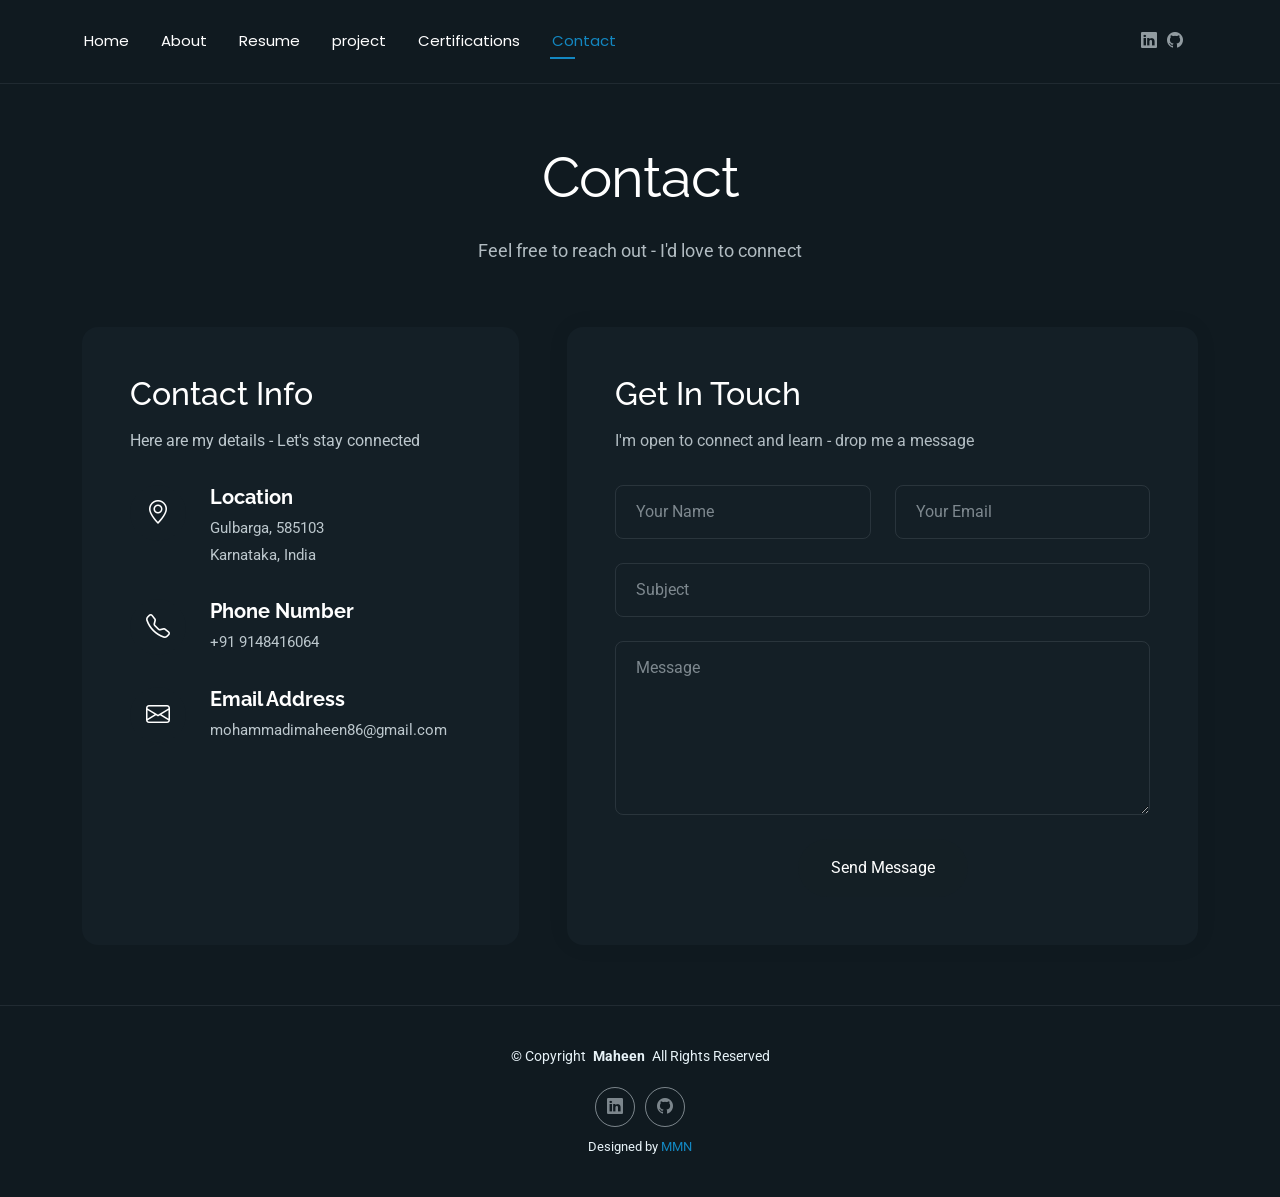
<file: contact.html>
<!DOCTYPE html>
<html lang="en">

<head>
  <meta charset="utf-8">
  <meta content="width=device-width, initial-scale=1.0" name="viewport">
  <title>Contact - Maheen</title>
  <meta name="description" content="">
  <meta name="keywords" content="">

  <!-- Favicons -->
  <link href="assets/img/favicon.png" rel="icon">
  <link href="assets/img/apple-touch-icon.png" rel="apple-touch-icon">

  <!-- Fonts -->
  <link href="https://fonts.googleapis.com" rel="preconnect">
  <link href="https://fonts.gstatic.com" rel="preconnect" crossorigin>
  <link href="https://fonts.googleapis.com/css2?family=Roboto:ital,wght@0,100;0,300;0,400;0,500;0,700;0,900;1,100;1,300;1,400;1,500;1,700;1,900&family=Poppins:ital,wght@0,100;0,200;0,300;0,400;0,500;0,600;0,700;0,800;0,900;1,100;1,200;1,300;1,400;1,500;1,600;1,700;1,800;1,900&family=Raleway:ital,wght@0,100;0,200;0,300;0,400;0,500;0,600;0,700;0,800;0,900;1,100;1,200;1,300;1,400;1,500;1,600;1,700;1,800;1,900&display=swap" rel="stylesheet">

  <!-- Vendor CSS Files -->
  <link href="assets/vendor/bootstrap/css/bootstrap.min.css" rel="stylesheet">
  <link href="assets/vendor/bootstrap-icons/bootstrap-icons.css" rel="stylesheet">
  <link href="assets/vendor/aos/aos.css" rel="stylesheet">
  <link href="assets/vendor/swiper/swiper-bundle.min.css" rel="stylesheet">
  <link href="assets/vendor/glightbox/css/glightbox.min.css" rel="stylesheet">

  <!-- Main CSS File -->
  <link href="assets/css/main.css" rel="stylesheet">

  
</head>

<body class="contact-page">

  <header id="header" class="header d-flex align-items-center light-background sticky-top">
    <div class="container position-relative d-flex align-items-center justify-content-between">

     

      <nav id="navmenu" class="navmenu">
        <ul>
          <li><a href="index.html">Home</a></li>
          <li><a href="about.html">About</a></li>
          <li><a href="resume.html">Resume</a></li>
          <li><a href="project.html">project</a></li>
          <li><a href="certifications.html">Certifications</a></li>
          
          <li><a href="contact.html" class="active">Contact</a></li>
        </ul>
        <i class="mobile-nav-toggle d-xl-none bi bi-list"></i>
      </nav>

      <div class="header-social-links">
        <a href="https://www.linkedin.com/in/mohammadimaheennaaz86a/"><i class="bi bi-linkedin"></i></a>
        <a href="https://github.com/maheennaaz"><i class="bi bi-github"></i></a>
      </div>

    </div>
  </header>

  <main class="main">

    <!-- Contact Section -->
    <section id="contact" class="contact section">

      <!-- Section Title -->
      <div class="container section-title" data-aos="fade-up">
        <h2>Contact</h2>
        <p> Feel free to reach out - I'd love to connect </p>
      </div><!-- End Section Title -->

      <div class="container" data-aos="fade-up" data-aos-delay="100">

        <div class="row g-4 g-lg-5">
          <div class="col-lg-5">
            <div class="info-box" data-aos="fade-up" data-aos-delay="200">
              <h3>Contact Info</h3>
              <p>Here are my details - Let's stay connected  </p>

              <div class="info-item" data-aos="fade-up" data-aos-delay="300">
                <div class="icon-box">
                  <i class="bi bi-geo-alt"></i>
                </div>
                <div class="content">
                  <h4>Location</h4>
                  <p>Gulbarga, 585103</p>
                  <p>Karnataka, India</p>
                </div>
              </div>

              <div class="info-item" data-aos="fade-up" data-aos-delay="400">
                <div class="icon-box">
                  <i class="bi bi-telephone"></i>
                </div>
                <div class="content">
                  <h4>Phone Number</h4>
                  <p>+91 9148416064</p>
                  
                </div>
              </div>

              <div class="info-item" data-aos="fade-up" data-aos-delay="500">
                <div class="icon-box">
                  <i class="bi bi-envelope"></i>
                </div>
                <div class="content">
                  <h4>Email Address</h4>
                  <p>mohammadimaheen86@gmail.com</p>
                  
                </div>
              </div>
            </div>
          </div>

          <div class="col-lg-7">
            <div class="contact-form" data-aos="fade-up" data-aos-delay="300">
              <h3>Get In Touch</h3>
              <p>I'm open to connect and learn - drop me a message</p>

              <form id="contactForm" class="php-email-form" data-aos="fade-up" data-aos-delay="200">
                <div class="row gy-4">

                  <div class="col-md-6">
                    <input type="text" name="name" class="form-control" placeholder="Your Name" required="">
                  </div>

                  <div class="col-md-6 ">
                    <input type="email" class="form-control" name="email" placeholder="Your Email" required="">
                  </div>

                  <div class="col-12">
                    <input type="text" class="form-control" name="subject" placeholder="Subject" required="">
                  </div>

                  <div class="col-12">
                    <textarea class="form-control" name="message" rows="6" placeholder="Message" required=""></textarea>
                  </div>

                  <div class="col-12 text-center">
                    <div class="loading">Loading</div>
                    <div class="error-message"></div>
                    <div class="sent-message">Your message has been sent. Thank you!</div>

                    <button type="submit" class="btn">Send Message</button>
                  </div>

                </div>
              </form>

            </div>
          </div>

        </div>

      </div>

    </section><!-- /Contact Section -->

  </main>

  <footer id="footer" class="footer">

    <div class="container">
      <div class="copyright text-center ">
        <p>© <span>Copyright</span> <strong class="px-1 sitename">Maheen</strong> <span>All Rights Reserved<br></span></p>
      </div>
      <div class="social-links d-flex justify-content-center">
        <a href="https://www.linkedin.com/in/mohammadimaheennaaz86a/"><i class="bi bi-linkedin"></i></a>
        <a href="https://github.com/maheennaaz"><i class="bi bi-github"></i></a>
      </div>
      <div class="credits">
       
        Designed by <a href="https://bootstrapmade.com/">MMN</a>
      </div>
    </div>

  </footer>

  <!-- Scroll Top -->
  <a href="#" id="scroll-top" class="scroll-top d-flex align-items-center justify-content-center"><i class="bi bi-arrow-up-short"></i></a>

  <!-- Preloader -->
  <div id="preloader"></div>

  <!-- Vendor JS Files -->
  <script src="assets/vendor/bootstrap/js/bootstrap.bundle.min.js"></script>
  <script src="assets/vendor/aos/aos.js"></script>
  <script src="assets/vendor/typed.js/typed.umd.js"></script>
  <script src="assets/vendor/waypoints/noframework.waypoints.js"></script>
  <script src="assets/vendor/purecounter/purecounter_vanilla.js"></script>
  <script src="assets/vendor/swiper/swiper-bundle.min.js"></script>
  <script src="assets/vendor/imagesloaded/imagesloaded.pkgd.min.js"></script>
  <script src="assets/vendor/isotope-layout/isotope.pkgd.min.js"></script>
  <script src="assets/vendor/glightbox/js/glightbox.min.js"></script>

  <!-- Main JS File -->
  <script src="assets/js/main.js"></script>
  <script>
document.getElementById("contactForm").addEventListener("submit", function (e) {
  e.preventDefault();

  document.querySelector(".error-message").style.display = "none";
  document.querySelector(".sent-message").style.display = "block";

  this.reset();
});
</script>

</body>
</html>
</file>
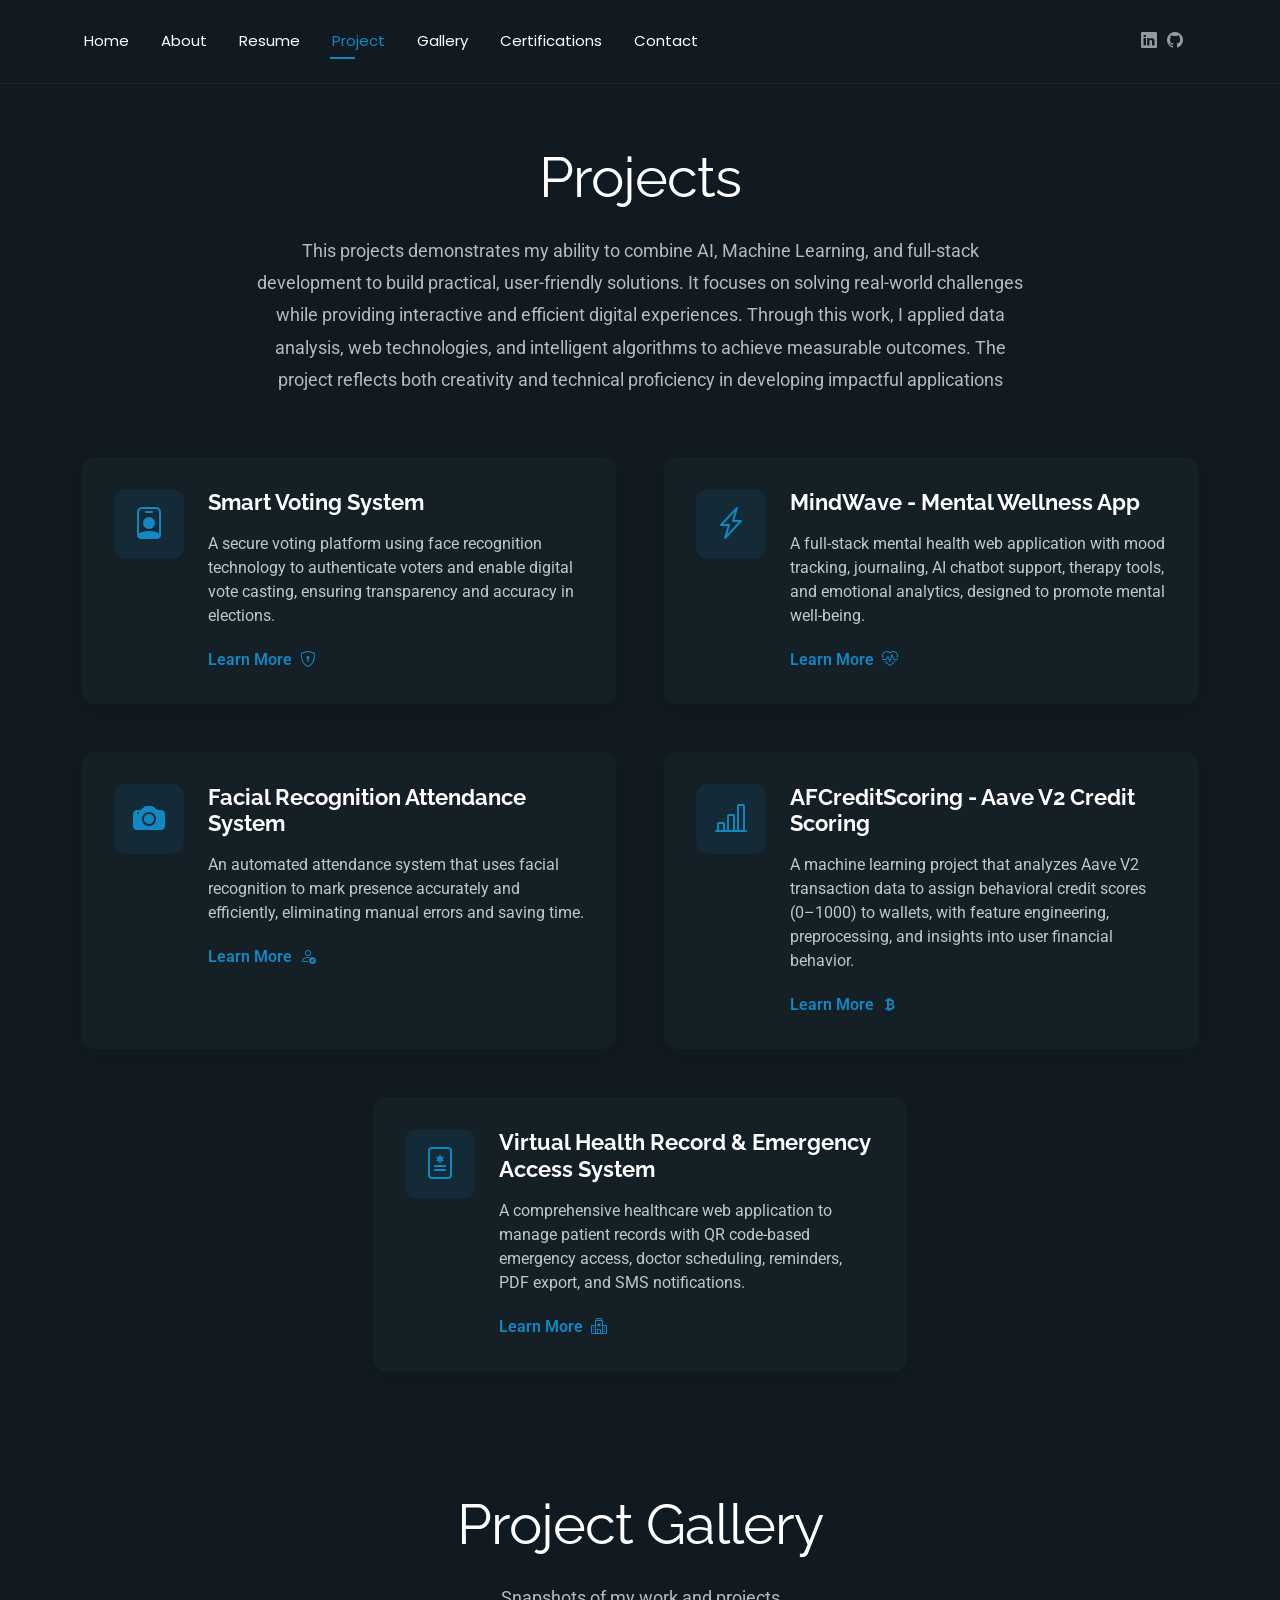
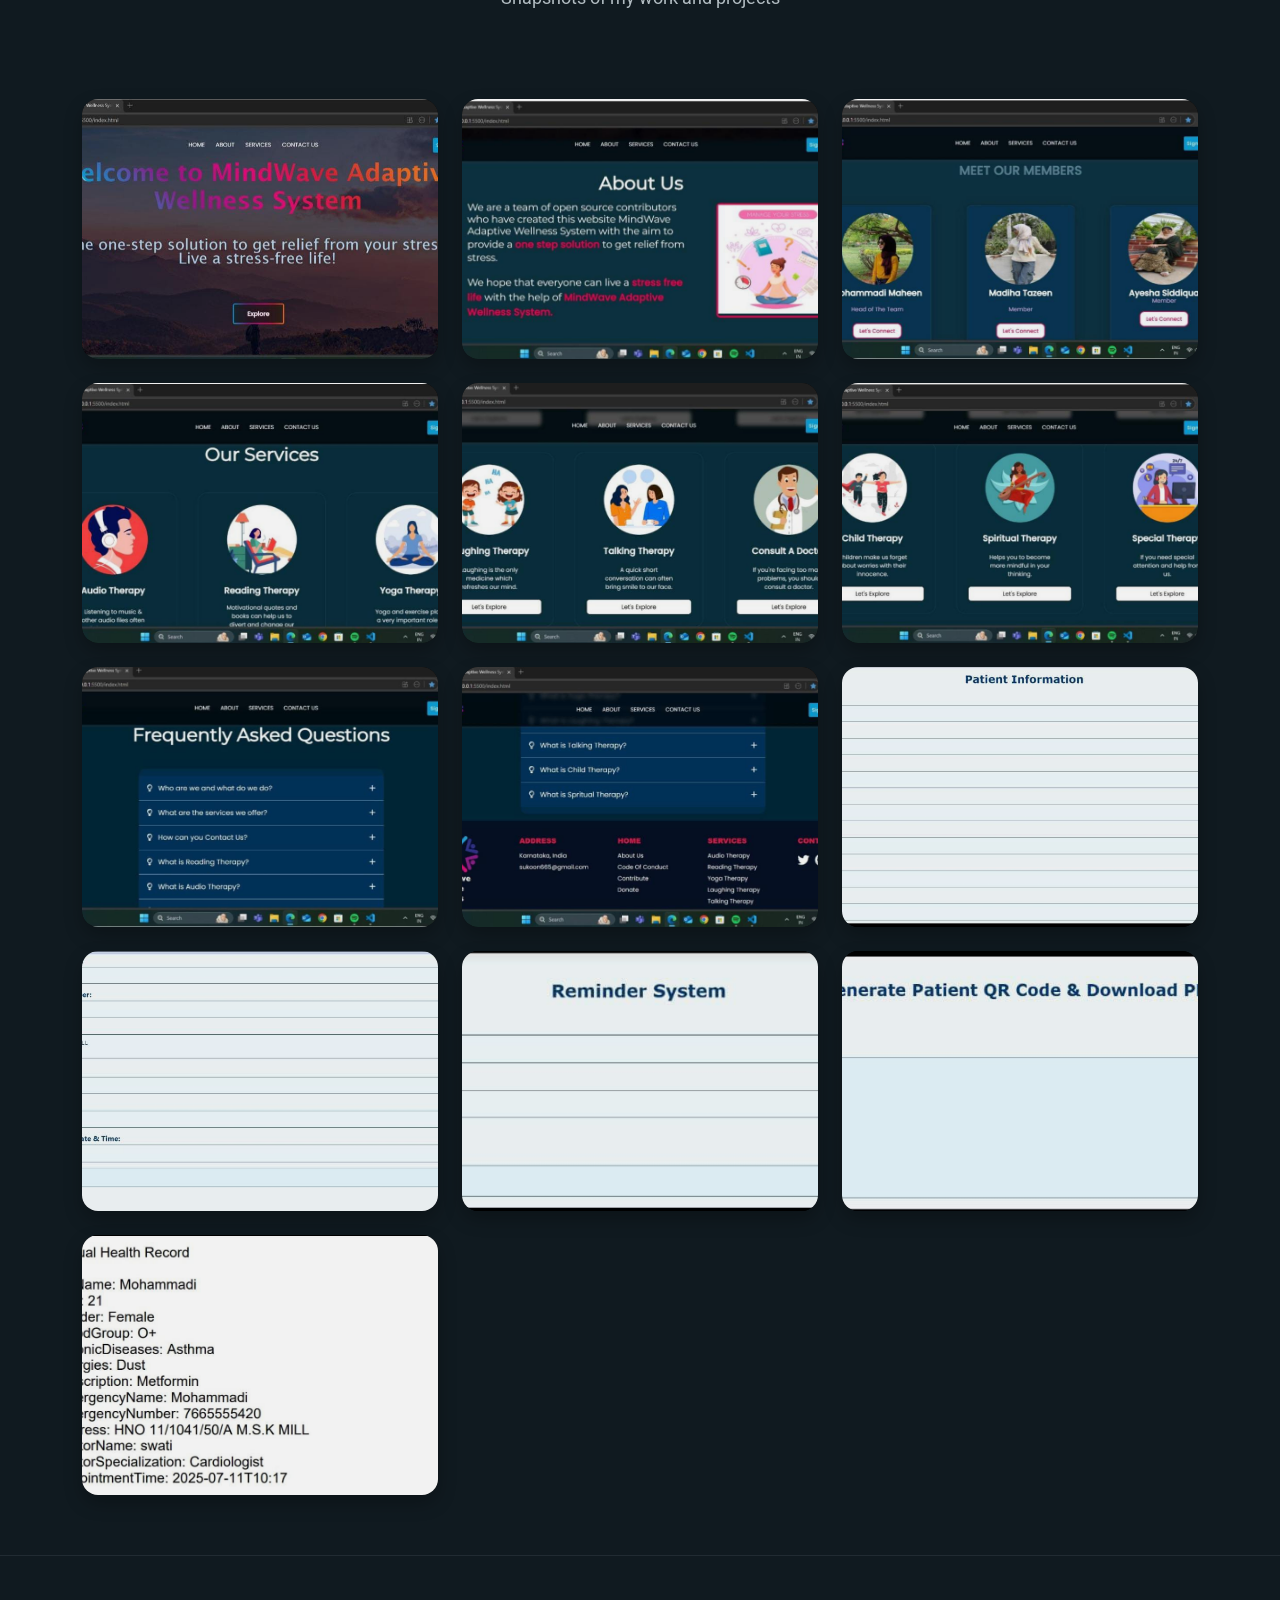
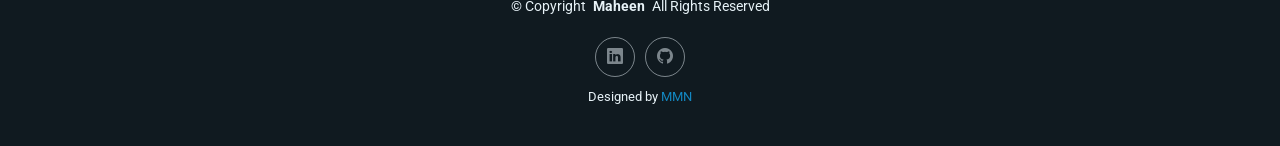
<file: project.html>
<!DOCTYPE html>
<html lang="en">

<head>
  <meta charset="utf-8">
  <meta content="width=device-width, initial-scale=1.0" name="viewport">
  <title>project - Maheen</title>
  <meta name="description" content="">
  <meta name="keywords" content="">

  <!-- Favicons -->
  <link href="assets/img/favicon.png" rel="icon">
  <link href="assets/img/apple-touch-icon.png" rel="apple-touch-icon">

  <!-- Fonts -->
  <link href="https://fonts.googleapis.com" rel="preconnect">
  <link href="https://fonts.gstatic.com" rel="preconnect" crossorigin>
  <link href="https://fonts.googleapis.com/css2?family=Roboto:ital,wght@0,100;0,300;0,400;0,500;0,700;0,900;1,100;1,300;1,400;1,500;1,700;1,900&family=Poppins:ital,wght@0,100;0,200;0,300;0,400;0,500;0,600;0,700;0,800;0,900;1,100;1,200;1,300;1,400;1,500;1,600;1,700;1,800;1,900&family=Raleway:ital,wght@0,100;0,200;0,300;0,400;0,500;0,600;0,700;0,800;0,900;1,100;1,200;1,300;1,400;1,500;1,600;1,700;1,800;1,900&display=swap" rel="stylesheet">

  <!-- Vendor CSS Files -->
  <link href="assets/vendor/bootstrap/css/bootstrap.min.css" rel="stylesheet">
  <link href="assets/vendor/bootstrap-icons/bootstrap-icons.css" rel="stylesheet">
  <link href="assets/vendor/aos/aos.css" rel="stylesheet">
  <link href="assets/vendor/swiper/swiper-bundle.min.css" rel="stylesheet">
  <link href="assets/vendor/glightbox/css/glightbox.min.css" rel="stylesheet">

  <!-- Main CSS File -->
  <link href="assets/css/main.css" rel="stylesheet">

</head>

<body class="services-page">

  <header id="header" class="header d-flex align-items-center light-background sticky-top">
    <div class="container position-relative d-flex align-items-center justify-content-between">


      <nav id="navmenu" class="navmenu">
        <ul>
          <li><a href="index.html">Home</a></li>
          <li><a href="about.html">About</a></li>
          <li><a href="resume.html">Resume</a></li>
          <li><a href="project.html" class="active">Project</a></li>
          <li><a href="#gallery">Gallery</a></li>
          <li><a href="certifications.html">Certifications</a></li>
          
          <li><a href="contact.html">Contact</a></li>
        </ul>
        <i class="mobile-nav-toggle d-xl-none bi bi-list"></i>
      </nav>

      <div class="header-social-links">
        <a href="https://www.linkedin.com/in/mohammadimaheennaaz86a/"><i class="bi bi-linkedin"></i></a>
        <a href="https://github.com/maheennaaz"><i class="bi bi-github"></i></a>
      </div>

    </div>
  </header>

  <main class="main">

    <!-- Services Section -->
    <section id="services" class="services section">

      <!-- Section Title -->
      <div class="container section-title" data-aos="fade-up">
        <h2>Projects</h2>
        <p> This projects demonstrates my ability to combine AI, Machine Learning, and full-stack development to build practical, user-friendly solutions. It focuses on solving real-world challenges while providing interactive and efficient digital experiences. Through this work, I applied data analysis, web technologies, and intelligent algorithms to achieve measurable outcomes. The project reflects both creativity and technical proficiency in developing impactful applications</p>
      </div><!-- End Section Title -->

      <div class="container" data-aos="fade-up" data-aos-delay="100">

        <div class="row justify-content-center g-5">

          <div class="col-md-6" data-aos="fade-right" data-aos-delay="100">
            <div class="service-item">
              <div class="service-icon">
                <i class="bi bi-person-badge"></i>
              </div>
              <div class="service-content">
                <h3>Smart Voting System</h3>
                <p>A secure voting platform using face recognition technology to authenticate voters and enable digital vote casting, ensuring transparency and accuracy in elections.</p>
                <a href="https://github.com/maheennaaz/SmartVoting" class="service-link">
                  <span>Learn More</span>
                  <i class="bi bi-shield-lock"></i>
                </a>
              </div>
            </div>
          </div><!-- End Service Item -->

          <div class="col-md-6" data-aos="fade-left" data-aos-delay="100">
            <div class="service-item">
              <div class="service-icon">
                <i class="bi bi-lightning-charge"></i>
              </div>
              <div class="service-content">
                <h3>MindWave - Mental Wellness App</h3>
                <p>A full-stack mental health web application with mood tracking, journaling, AI chatbot support, therapy tools, and emotional analytics, designed to promote mental well-being.</p>
                <a href="service-details.html" class="service-link">
                  <span>Learn More</span>
                  <i class="bi bi-heart-pulse"></i>
                </a>
              </div>
            </div>
          </div><!-- End Service Item -->

          <div class="col-md-6" data-aos="fade-right" data-aos-delay="200">
            <div class="service-item">
              <div class="service-icon">
                <i class="bi bi-camera-fill"></i>
              </div>
              <div class="service-content">
                <h3>Facial Recognition Attendance System</h3>
                <p>An automated attendance system that uses facial recognition to mark presence accurately and efficiently, eliminating manual errors and saving time.</p>
                <a href="https://github.com/maheennaaz/Face-Attendance-System" class="service-link">
                  <span>Learn More</span>
                  <i class="bi bi-person-check"></i>
                </a>
              </div>
            </div>
          </div><!-- End Service Item -->

          <div class="col-md-6" data-aos="fade-left" data-aos-delay="200">
            <div class="service-item">
              <div class="service-icon">
                <i class="bi bi-bar-chart-line"></i>
              </div>
              <div class="service-content">
                <h3>AFCreditScoring - Aave V2 Credit Scoring</h3>
                <p>A machine learning project that analyzes Aave V2 transaction data to assign behavioral credit scores (0–1000) to wallets, with feature engineering, preprocessing, and insights into user financial behavior.</p>
                <a href="https://github.com/maheennaaz/afcreditscoring" class="service-link">
                  <span>Learn More</span>
                  <i class="bi bi-currency-bitcoin"></i>
                </a>
              </div>
            </div>
          </div><!-- End Service Item -->

          <div class="col-md-6" data-aos="fade-right" data-aos-delay="300">
            <div class="service-item">
              <div class="service-icon">
                <i class="bi bi-file-medical"></i>
              </div>
              <div class="service-content">
                <h3>Virtual Health Record & Emergency Access System</h3>
                <p>A comprehensive healthcare web application to manage patient records with QR code-based emergency access, doctor scheduling, reminders, PDF export, and SMS notifications.</p>
                <a href="service-details.html" class="service-link">
                  <span>Learn More</span>
                  <i class="bi bi-hospital"></i>
                </a>
              </div>
            </div>
          </div><!-- End Service Item -->

        </div>

      </div>

    </section><!-- /Services Section -->

<!-- ========================= -->
<!-- Project Gallery Section -->
<!-- ========================= -->
<!-- <section id="gallery" class="section" data-aos="fade-up">
  <div class="container">

    <div class="section-title text-center mb-4">
      <h2>Project Gallery</h2>
      <p>Snapshots of my work and projects</p>
    </div>

    <div class="row gy-4">

       Gallery Item 1 -->
  <!--    <div class="col-lg-4 col-md-6">
        <a href="assets/img/projects/p1.png.jpg" class="glightbox">
          <img src="assets/img/projects/p1.png.jpg"
               class="img-fluid rounded gallery-img"
               alt="Project 1">
        </a>
      </div> 

      Gallery Item 2 -->
  <!--    <div class="col-lg-4 col-md-6">
        <a href="assets/img/projects/p1.2.jpg" class="glightbox">
          <img src="assets/img/projects/p1.2.jpg"
               class="img-fluid rounded gallery-img"
               alt="Project 2">
        </a>
      </div>

               Gallery Item 3 -->
   <!--   <div class="col-lg-4 col-md-6">
        <a href="assets/img/projects/p1.3.jpg" class="glightbox">
          <img src="assets/img/projects/p1.3.jpg"
               class="img-fluid rounded gallery-img"
               alt="Project 3">
        </a>
      </div>

              Gallery Item 4 -->
   <!--   <div class="col-lg-4 col-md-6">
        <a href="assets/img/projects/p1.4.jpg" class="glightbox">
          <img src="assets/img/projects/p1.4.jpg"
               class="img-fluid rounded gallery-img"
               alt="Project 4">
        </a>
      </div>

                Gallery Item 5 -->
     <!-- <div class="col-lg-4 col-md-6">
        <a href="assets/img/projects/p1.5.jpg" class="glightbox">
          <img src="assets/img/projects/p1.5.jpg"
               class="img-fluid rounded gallery-img"
               alt="Project 5">
        </a>
      </div>

               Gallery Item 6 -->
    <!--  <div class="col-lg-4 col-md-6">
        <a href="assets/img/projects/p1.6.jpg" class="glightbox">
          <img src="assets/img/projects/p1.6.jpg"
               class="img-fluid rounded gallery-img"
               alt="Project 6">
        </a>
      </div>

               Gallery Item 7 -->
   <!--   <div class="col-lg-4 col-md-6">
        <a href="assets/img/projects/p1.7.jpg" class="glightbox">
          <img src="assets/img/projects/p1.7.jpg"
               class="img-fluid rounded gallery-img"
               alt="Project 7">
        </a>
      </div>

                Gallery Item 8 -->
    <!--  <div class="col-lg-4 col-md-6">
        <a href="assets/img/projects/p1.8.jpg" class="glightbox">
          <img src="assets/img/projects/p1.8.jpg"
               class="img-fluid rounded gallery-img"
               alt="Project 8">
        </a>
      </div>

                Gallery Item 9 -->
     <!-- <div class="col-lg-4 col-md-6">
        <a href="assets/img/projects/p2.png.jpg" class="glightbox">
          <img src="assets/img/projects/p2.png.jpg"
               class="img-fluid rounded gallery-img"
               alt="Project 9">
        </a>
      </div>

               - Gallery Item 10 -->
      <!-- <div class="col-lg-4 col-md-6">
        <a href="assets/img/projects/p2.2.jpg" class="glightbox">
          <img src="assets/img/projects/p2.2.jpg"
               class="img-fluid rounded gallery-img"
               alt="Project 10">
        </a>
      </div>

               - Gallery Item 11 -->
      <!-- <div class="col-lg-4 col-md-6">
        <a href="assets/img/projects/p2.3.jpg" class="glightbox">
          <img src="assets/img/projects/p2.3.jpg"
               class="img-fluid rounded gallery-img"
               alt="Project 11">
        </a>
      </div>

       Gallery Item 12 -->
     <!---- <div class="col-lg-4 col-md-6">
        <a href="assets/img/projects/p2.4.jpg" class="glightbox">
          <img src="assets/img/projects/p2.4.jpg"
               class="img-fluid rounded gallery-img"
               alt="Project 12">
        </a>
      </div>

      Gallery Item 13 -->
     <!-- <div class="col-lg-4 col-md-6">
        <a href="assets/img/projects/p2.5.jpg" class="glightbox">
          <img src="assets/img/projects/p2.5.jpg"
               class="img-fluid rounded gallery-img"
               alt="Project 13">
        </a>
      </div>

    </div>
  </div>
</section> -->
<!-- ========================= -->

<!-- Project Gallery Section -->
<!-- ========================= -->
<section id="gallery" class="section" data-aos="fade-up">
  <div class="container">

    <div class="section-title text-center mb-4">
      <h2>Project Gallery</h2>
      <p>Snapshots of my work and projects</p>
    </div>

    <div class="row gy-4">

      <!-- Gallery Item 1 -->
      <div class="col-lg-4 col-md-6">
        <div class="gallery-card" data-aos="zoom-in">
          <img src="assets/img/projects/p1.jpg" alt="Project 1">

          <div class="gallery-overlay">
            <a href="assets/img/projects/p1.jpg" class="glightbox gallery-icon">
              <i class="bi bi-plus-lg"></i>
            </a>
            
          </div>
        </div>
      </div>

      <!-- Gallery Item 2 -->
      <div class="col-lg-4 col-md-6">
        <div class="gallery-card" data-aos="zoom-in" data-aos-delay="100">
          <img src="assets/img/projects/p1_2.jpg" alt="Project 2">

          <div class="gallery-overlay">
            <a href="assets/img/projects/p1_2.jpg" class="glightbox gallery-icon">
              <i class="bi bi-plus-lg"></i>
            </a>
          </div>
        </div>
      </div>

      <!-- Gallery Item 3 -->
      <div class="col-lg-4 col-md-6">
        <div class="gallery-card" data-aos="zoom-in" data-aos-delay="200">
          <img src="assets/img/projects/p1_3.jpg" alt="Project 3">

          <div class="gallery-overlay">
            <a href="assets/img/projects/p1_3.jpg" class="glightbox gallery-icon">
              <i class="bi bi-plus-lg"></i>
            </a>
            
          </div>
        </div>
      </div>

      <!-- Gallery Item 4 -->
      <div class="col-lg-4 col-md-6">
        <div class="gallery-card" data-aos="zoom-in" data-aos-delay="300">
          <img src="assets/img/projects/p1_4.jpg" alt="Project 4">

          <div class="gallery-overlay">
            <a href="assets/img/projects/p1_4.jpg" class="glightbox gallery-icon">
              <i class="bi bi-plus-lg"></i>
            </a>
            
          </div>
        </div>
      </div>

      <!-- Gallery Item 5 -->
      <div class="col-lg-4 col-md-6">
        <div class="gallery-card" data-aos="zoom-in" data-aos-delay="300">
          <img src="assets/img/projects/p1_5.jpg" alt="Project 4">

          <div class="gallery-overlay">
            <a href="assets/img/projects/p1_5.jpg" class="glightbox gallery-icon">
              <i class="bi bi-plus-lg"></i>
            </a>
            
          </div>
        </div>
      </div>

      <!-- Gallery Item 6 -->
      <div class="col-lg-4 col-md-6">
        <div class="gallery-card" data-aos="zoom-in" data-aos-delay="300">
          <img src="assets/img/projects/p1_6.jpg" alt="Project 4">

          <div class="gallery-overlay">
            <a href="assets/img/projects/p1_6.jpg" class="glightbox gallery-icon">
              <i class="bi bi-plus-lg"></i>
            </a>
            
          </div>
        </div>
      </div>

      <!-- Gallery Item 7 -->
      <div class="col-lg-4 col-md-6">
        <div class="gallery-card" data-aos="zoom-in" data-aos-delay="300">
          <img src="assets/img/projects/p1_7.jpg" alt="Project 4">

          <div class="gallery-overlay">
            <a href="assets/img/projects/p1_7.jpg" class="glightbox gallery-icon">
              <i class="bi bi-plus-lg"></i>
            </a>
            
          </div>
        </div>
      </div>

      <!-- Gallery Item 8 -->
      <div class="col-lg-4 col-md-6">
        <div class="gallery-card" data-aos="zoom-in" data-aos-delay="300">
          <img src="assets/img/projects/p1_8.jpg" alt="Project 4">

          <div class="gallery-overlay">
            <a href="assets/img/projects/p1_8.jpg" class="glightbox gallery-icon">
              <i class="bi bi-plus-lg"></i>
            </a>
            
          </div>
        </div>
      </div>

      <!-- Gallery Item 9 -->
      <div class="col-lg-4 col-md-6">
        <div class="gallery-card" data-aos="zoom-in" data-aos-delay="300">
          <img src="assets/img/projects/p2.jpg" alt="Project 4">

          <div class="gallery-overlay">
            <a href="assets/img/projects/p2.jpg" class="glightbox gallery-icon">
              <i class="bi bi-plus-lg"></i>
            </a>
            
          </div>
        </div>
      </div>

      <!-- Gallery Item 10 -->
      <div class="col-lg-4 col-md-6">
        <div class="gallery-card" data-aos="zoom-in" data-aos-delay="300">
          <img src="assets/img/projects/p2_2.jpg" alt="Project 4">

          <div class="gallery-overlay">
            <a href="assets/img/projects/p2_2.jpg" class="glightbox gallery-icon">
              <i class="bi bi-plus-lg"></i>
            </a>
            
          </div>
        </div>
      </div>

      <!-- Gallery Item 11 -->
      <div class="col-lg-4 col-md-6">
        <div class="gallery-card" data-aos="zoom-in" data-aos-delay="300">
          <img src="assets/img/projects/p2_3.jpg" alt="Project 4">

          <div class="gallery-overlay">
            <a href="assets/img/projects/p2_3.jpg" class="glightbox gallery-icon">
              <i class="bi bi-plus-lg"></i>
            </a>
            
          </div>
        </div>
      </div>

      <!-- Gallery Item 12 -->
      <div class="col-lg-4 col-md-6">
        <div class="gallery-card" data-aos="zoom-in" data-aos-delay="300">
          <img src="assets/img/projects/p2_4.jpg" alt="Project 4">

          <div class="gallery-overlay">
            <a href="assets/img/projects/p2_4.jpg" class="glightbox gallery-icon">
              <i class="bi bi-plus-lg"></i>
            </a>
            
          </div>
        </div>
      </div>

      <!-- Gallery Item 13 -->
      <div class="col-lg-4 col-md-6">
        <div class="gallery-card" data-aos="zoom-in" data-aos-delay="300">
          <img src="assets/img/projects/p2_5.jpg" alt="Project 4">

          <div class="gallery-overlay">
            <a href="assets/img/projects/p2_5.jpg" class="glightbox gallery-icon">
              <i class="bi bi-plus-lg"></i>
            </a>
            
          </div>
        </div>
      </div>
      
    </div>
  </div>
</section>

  </main>

  <footer id="footer" class="footer">

    <div class="container">
      <div class="copyright text-center ">
        <p>© <span>Copyright</span> <strong class="px-1 sitename">Maheen</strong> <span>All Rights Reserved<br></span></p>
      </div>
      <div class="social-links d-flex justify-content-center">
        <a href="https://www.linkedin.com/in/mohammadimaheennaaz86a/"><i class="bi bi-linkedin"></i></a>
        <a href="https://github.com/maheennaaz"><i class="bi bi-github"></i></a>
      </div>
      <div class="credits">
        
        Designed by <a href="https://bootstrapmade.com/">MMN</a>
      </div>
    </div>

  </footer>

  <!-- Scroll Top -->
  <a href="#" id="scroll-top" class="scroll-top d-flex align-items-center justify-content-center"><i class="bi bi-arrow-up-short"></i></a>

  <!-- Preloader -->
  <div id="preloader"></div>

  <!-- Vendor JS Files -->
  <script src="assets/vendor/bootstrap/js/bootstrap.bundle.min.js"></script>
  <script src="assets/vendor/php-email-form/validate.js"></script>
  <script src="assets/vendor/aos/aos.js"></script>
  <script src="assets/vendor/typed.js/typed.umd.js"></script>
  <script src="assets/vendor/waypoints/noframework.waypoints.js"></script>
  <script src="assets/vendor/purecounter/purecounter_vanilla.js"></script>
  <script src="assets/vendor/swiper/swiper-bundle.min.js"></script>
  <script src="assets/vendor/imagesloaded/imagesloaded.pkgd.min.js"></script>
  <script src="assets/vendor/isotope-layout/isotope.pkgd.min.js"></script>
  <script src="assets/vendor/glightbox/js/glightbox.min.js"></script>

  <!-- Main JS File -->
  <script src="assets/js/main.js"></script>

</body>

</html>
</file>
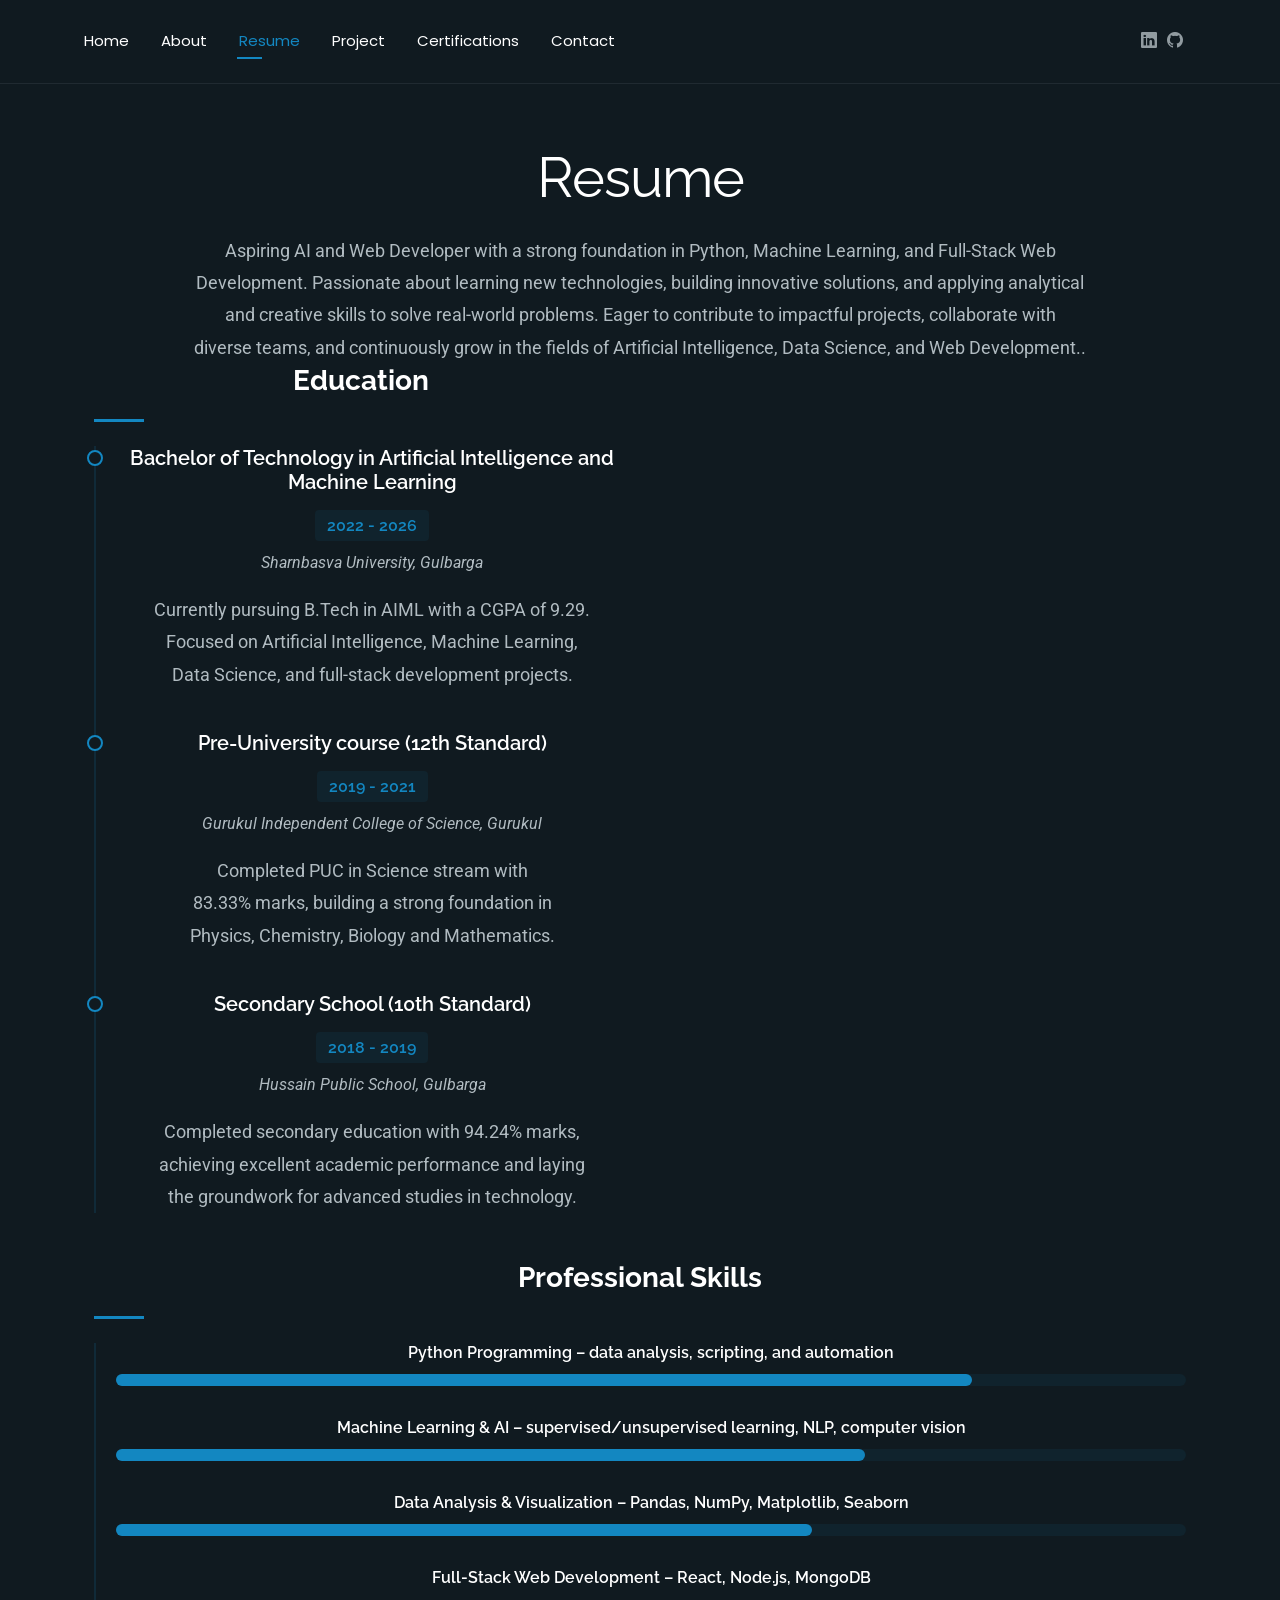
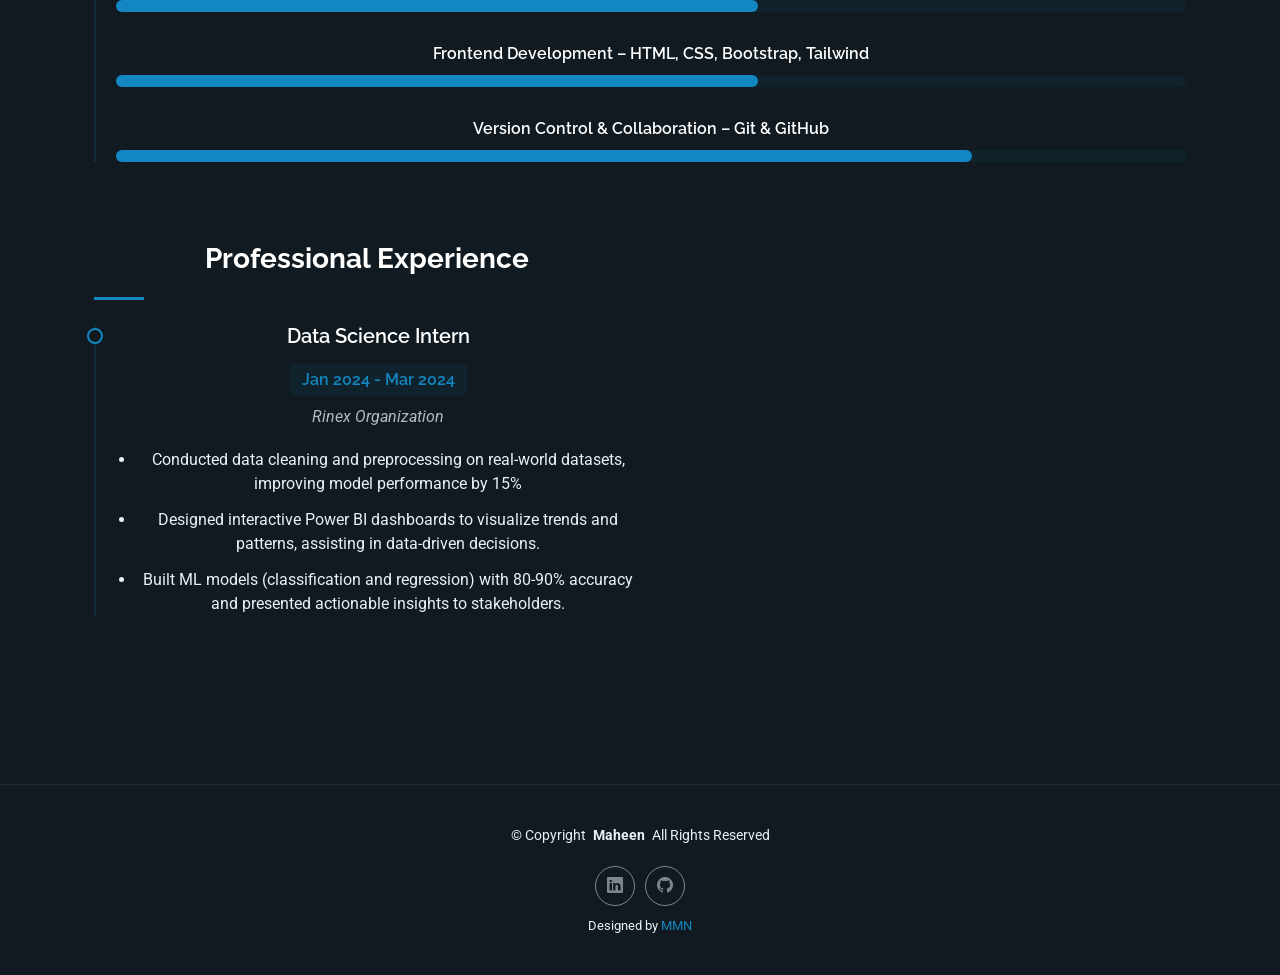
<file: resume.html>
<!DOCTYPE html>
<html lang="en">

<head>
  <meta charset="utf-8">
  <meta content="width=device-width, initial-scale=1.0" name="viewport">
  <title>Resume - Maheen</title>
  <meta name="description" content="">
  <meta name="keywords" content="">

  <!-- Favicons -->
  <link href="assets/img/favicon.png" rel="icon">
  <link href="assets/img/apple-touch-icon.png" rel="apple-touch-icon">

  <!-- Fonts -->
  <link href="https://fonts.googleapis.com" rel="preconnect">
  <link href="https://fonts.gstatic.com" rel="preconnect" crossorigin>
  <link
    href="https://fonts.googleapis.com/css2?family=Roboto:ital,wght@0,100;0,300;0,400;0,500;0,700;0,900;1,100;1,300;1,400;1,500;1,700;1,900&family=Poppins:ital,wght@0,100;0,200;0,300;0,400;0,500;0,600;0,700;0,800;0,900;1,100;1,200;1,300;1,400;1,500;1,600;1,700;1,800;1,900&family=Raleway:ital,wght@0,100;0,200;0,300;0,400;0,500;0,600;0,700;0,800;0,900;1,100;1,200;1,300;1,400;1,500;1,600;1,700;1,800;1,900&display=swap"
    rel="stylesheet">

  <!-- Vendor CSS Files -->
  <link href="assets/vendor/bootstrap/css/bootstrap.min.css" rel="stylesheet">
  <link href="assets/vendor/bootstrap-icons/bootstrap-icons.css" rel="stylesheet">
  <link href="assets/vendor/aos/aos.css" rel="stylesheet">
  <link href="assets/vendor/swiper/swiper-bundle.min.css" rel="stylesheet">
  <link href="assets/vendor/glightbox/css/glightbox.min.css" rel="stylesheet">

  <!-- Main CSS File -->
  <link href="assets/css/main.css" rel="stylesheet">

  
</head>

<body class="resume-page">

  <header id="header" class="header d-flex align-items-center light-background sticky-top">
    <div class="container position-relative d-flex align-items-center justify-content-between">


      <nav id="navmenu" class="navmenu">
        <ul>
          <li><a href="index.html">Home</a></li>
          <li><a href="about.html">About</a></li>
          <li><a href="resume.html" class="active">Resume</a></li>
          <li><a href="project.html">Project</a></li>
          <li><a href="certifications.html">Certifications</a></li>
          
          <li><a href="contact.html">Contact</a></li>
        </ul>
        <i class="mobile-nav-toggle d-xl-none bi bi-list"></i>
      </nav>

      <div class="header-social-links">
        <a href="https://www.linkedin.com/in/mohammadimaheennaaz86a/"><i class="bi bi-linkedin"></i></a>
        <a href="https://github.com/maheennaaz"><i class="bi bi-github"></i></a>
      </div>

    </div>
  </header>

  <main class="main">

    <!-- Resume Section -->
    <section id="resume" class="resume section">

      <!-- Section Title -->
      <div class="container section-title" data-aos="fade-up">
        <h2>Resume</h2>
        <p>Aspiring AI and Web Developer with a strong foundation in Python, Machine Learning, and Full-Stack Web Development. Passionate about learning new technologies, building innovative solutions, and applying analytical and creative skills to solve real-world problems. Eager to contribute to impactful projects, collaborate with diverse teams, and continuously grow in the fields of Artificial Intelligence, Data Science, and Web Development..</p>

        <div class="container" data-aos="fade-up" data-aos-delay="100">

          <div class="row">
            <div class="col-lg-6">

              <!-- Education Section -->
              <div class="resume-item" data-aos="fade-up">
                <h3 class="resume-title">Education</h3>

                <div class="resume-content">
                  <article class="education-item">
                    <h4>Bachelor of Technology in Artificial Intelligence and Machine Learning</h4>
                    <h5>2022 - 2026</h5>
                    <p class="institution"><em>Sharnbasva University, Gulbarga</em></p>
                    <p>Currently pursuing B.Tech in AIML with a CGPA of 9.29. Focused on Artificial Intelligence,
                      Machine Learning, Data Science, and full-stack development projects.</p>
                  </article>

                  <article class="education-item">
                    <h4>Pre-University course (12th Standard)</h4>
                    <h5>2019 - 2021</h5>
                    <p class="institution"><em>Gurukul Independent College of Science, Gurukul</em></p>
                    <p>Completed PUC in Science stream with 83.33% marks, building a strong foundation in Physics,
                      Chemistry, Biology and Mathematics.</p>
                  </article>
                  <article class="education-item">
                  <h4>Secondary School (10th Standard)</h4>
                  <h5>2018 - 2019</h5>
                  <p class="institution"><em>Hussain Public School, Gulbarga</em></p>
                  <p>Completed secondary education with 94.24% marks, achieving excellent academic performance and laying
                    the groundwork for advanced studies in technology.</p>
                  </article>
                </div>
              </div>
            </div><!-- End Education Section -->

            <!-- Professional Skills Section -->
            <div class="resume-item skills-animation" data-aos="fade-up">
              <h3 class="resume-title">Professional Skills</h3>

              <div class="resume-content">
                <div class="skill-item">
                  <h4>Python Programming – data analysis, scripting, and automation</h4>
                  <div class="progress">
                    <div class="progress-bar" role="progressbar" aria-valuenow="80" aria-valuemin="0"
                      aria-valuemax="100"></div>
                  </div>
                </div>

                <div class="skill-item">
                  <h4>Machine Learning & AI – supervised/unsupervised learning, NLP, computer vision</h4>
                  <div class="progress">
                    <div class="progress-bar" role="progressbar" aria-valuenow="70" aria-valuemin="0"
                      aria-valuemax="100"></div>
                  </div>
                </div>

                <div class="skill-item">
                  <h4>Data Analysis & Visualization – Pandas, NumPy, Matplotlib, Seaborn</h4>
                  <div class="progress">
                    <div class="progress-bar" role="progressbar" aria-valuenow="65" aria-valuemin="0"
                      aria-valuemax="100"></div>
                  </div>
                </div>

                <div class="skill-item">
                  <h4>Full-Stack Web Development – React, Node.js, MongoDB</h4>
                  <div class="progress">
                    <div class="progress-bar" role="progressbar" aria-valuenow="60" aria-valuemin="0"
                      aria-valuemax="100"></div>
                  </div>
                </div>

                <div class="skill-item">
                  <h4>Frontend Development – HTML, CSS, Bootstrap, Tailwind</h4>
                  <div class="progress">
                    <div class="progress-bar" role="progressbar" aria-valuenow="60" aria-valuemin="0"
                      aria-valuemax="100"></div>
                  </div>
                </div>

                <div class="skill-item">
                  <h4>Version Control & Collaboration – Git & GitHub</h4>
                  <div class="progress">
                    <div class="progress-bar" role="progressbar" aria-valuenow="80" aria-valuemin="0"
                      aria-valuemax="100"></div>
                  </div>
                </div>
              </div>
            </div><!-- End Professional Skills Section -->
          </div>

          <div class="col-lg-6">
            <!-- Experience Section -->
            <div class="resume-item" data-aos="fade-up" data-aos-delay="100">
              <h3 class="resume-title">Professional Experience</h3>

              <div class="resume-content">
                <article class="experience-item">
                  <h4>Data Science Intern</h4>
                  <h5>Jan 2024 - Mar 2024</h5>
                  <p class="company"><em>Rinex Organization</em></p>
                  <ul>
                    <li>Conducted data cleaning and preprocessing on real-world datasets, improving model performance by 15%</li>
                    <li>Designed interactive Power BI dashboards to visualize trends and patterns, assisting in data-driven decisions.</li>
                    <li> Built ML models (classification and regression) with 80-90% accuracy and presented actionable insights to stakeholders.</li>
                  </ul>
                </article>
              </div>
            </div><!-- End Experience Section -->
          </div>
        </div>

      </div>

    </section><!-- /Resume Section -->

  </main>

  <footer id="footer" class="footer">

    <div class="container">
      <div class="copyright text-center ">
        <p>© <span>Copyright</span> <strong class="px-1 sitename">Maheen</strong> <span>All Rights Reserved<br></span>
        </p>
      </div>
      <div class="social-links d-flex justify-content-center">
        <a href="https://www.linkedin.com/in/mohammadimaheennaaz86a/"><i class="bi bi-linkedin"></i></a>
        <a href="https://github.com/maheennaaz"><i class="bi bi-github"></i></a>
      </div>
      <div class="credits">
        Designed by <a href="https://bootstrapmade.com/">MMN</a>
      </div>
    </div>

  </footer>

  <!-- Scroll Top -->
  <a href="#" id="scroll-top" class="scroll-top d-flex align-items-center justify-content-center"><i
      class="bi bi-arrow-up-short"></i></a>

  <!-- Preloader -->
  <div id="preloader"></div>

  <!-- Vendor JS Files -->
  <script src="assets/vendor/bootstrap/js/bootstrap.bundle.min.js"></script>
  <script src="assets/vendor/php-email-form/validate.js"></script>
  <script src="assets/vendor/aos/aos.js"></script>
  <script src="assets/vendor/typed.js/typed.umd.js"></script>
  <script src="assets/vendor/waypoints/noframework.waypoints.js"></script>
  <script src="assets/vendor/purecounter/purecounter_vanilla.js"></script>
  <script src="assets/vendor/swiper/swiper-bundle.min.js"></script>
  <script src="assets/vendor/imagesloaded/imagesloaded.pkgd.min.js"></script>
  <script src="assets/vendor/isotope-layout/isotope.pkgd.min.js"></script>
  <script src="assets/vendor/glightbox/js/glightbox.min.js"></script>

  <!-- Main JS File -->
  <script src="assets/js/main.js"></script>

</body>

</html>
</file>
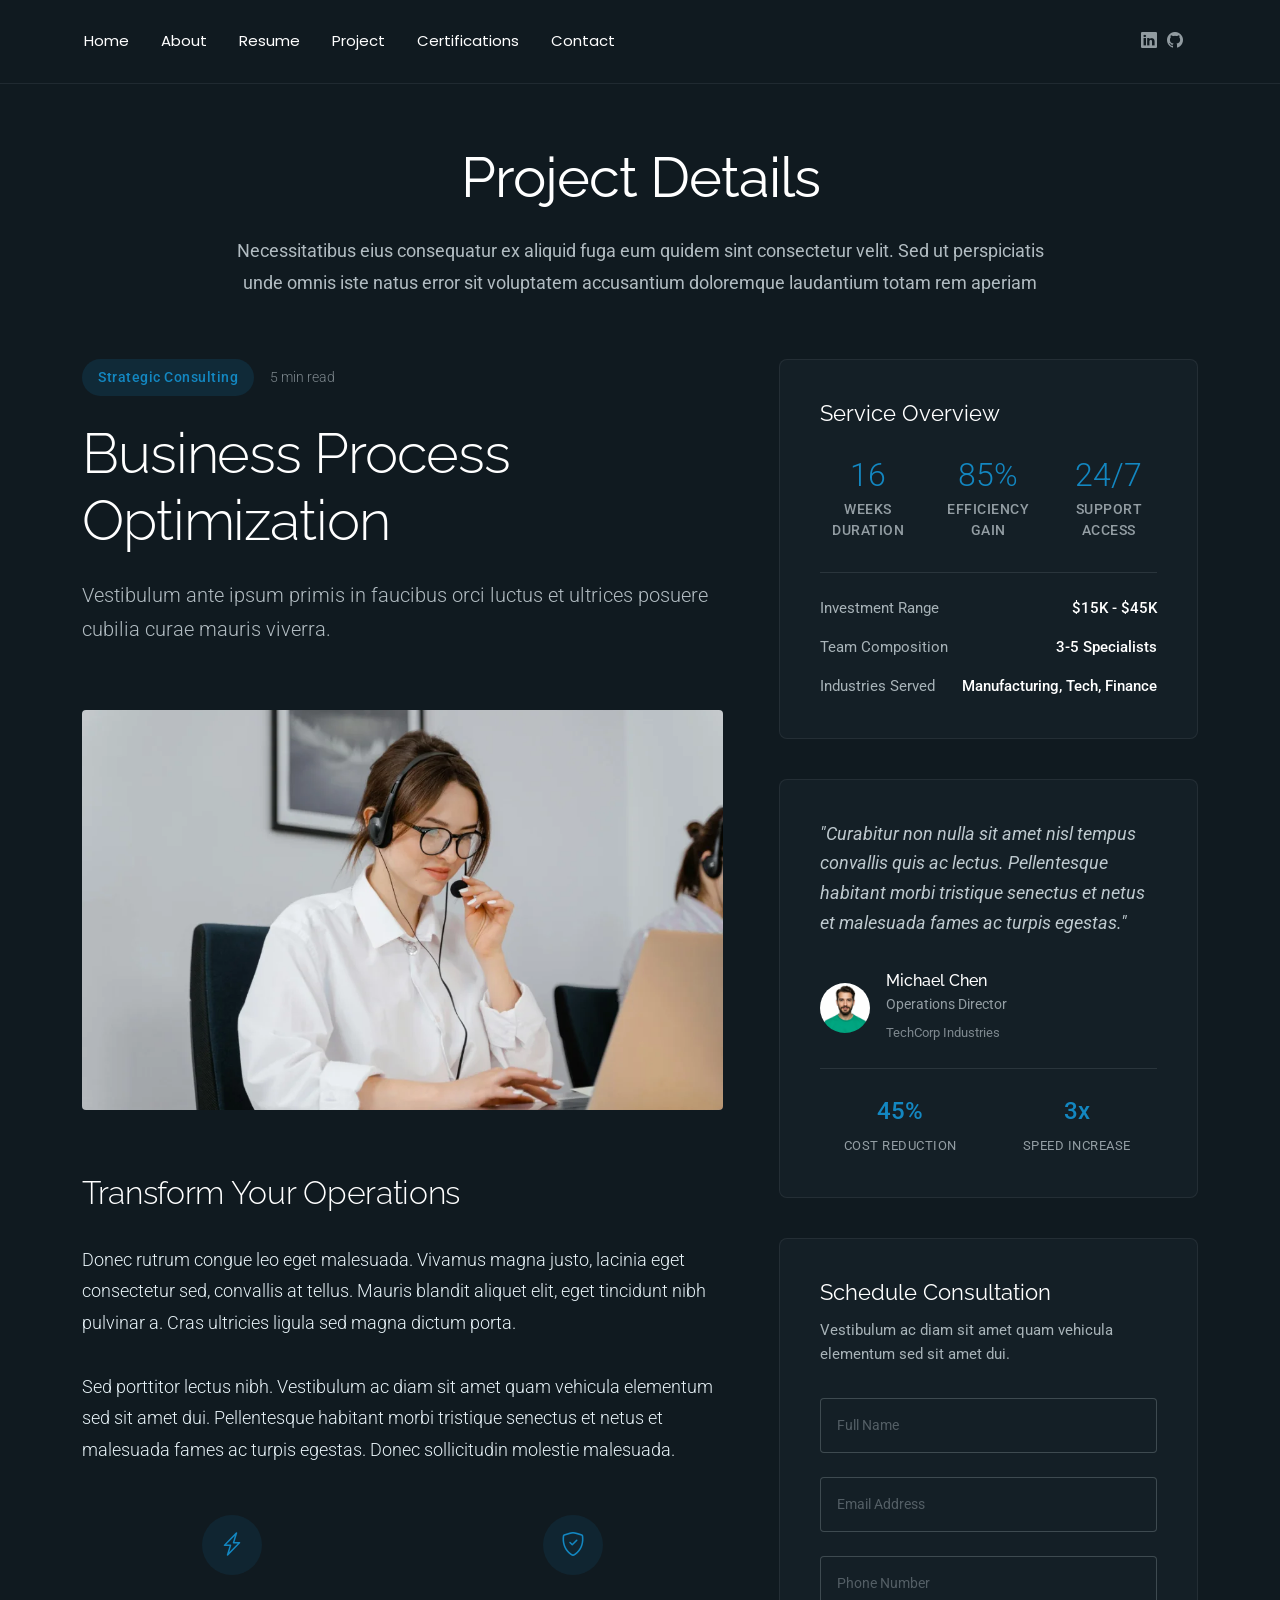
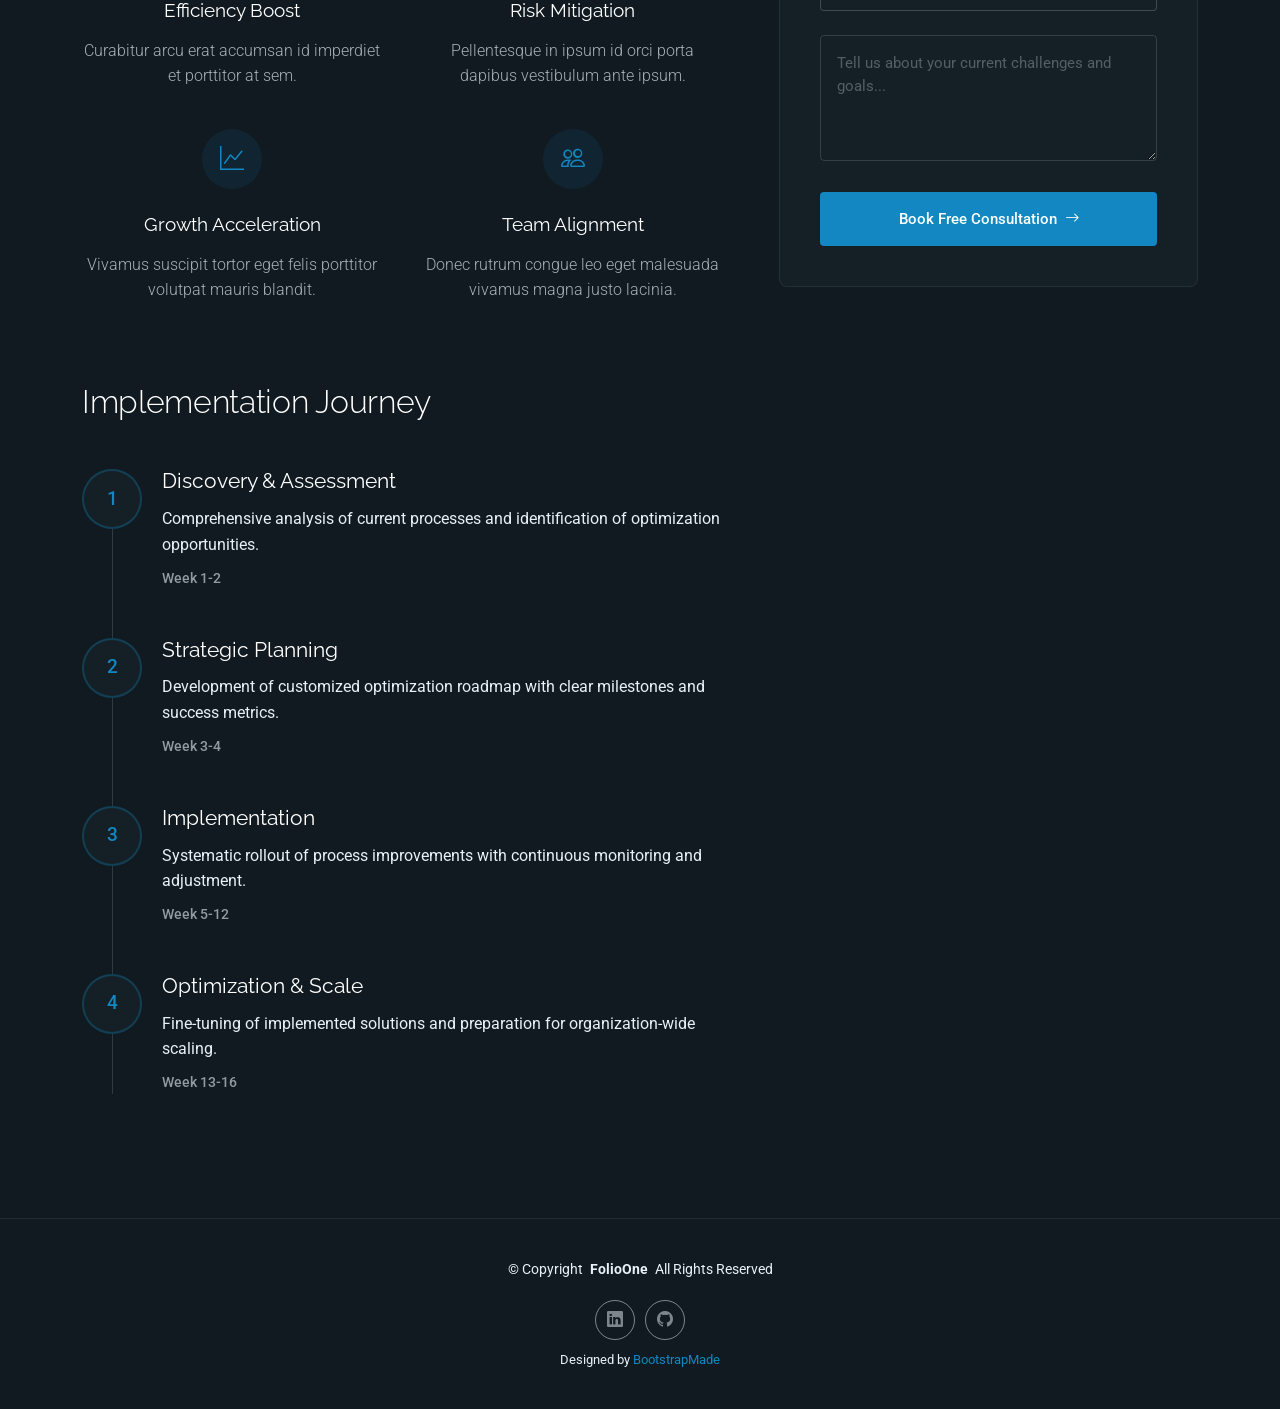
<file: service-details.html>
<!DOCTYPE html>
<html lang="en">

<head>
  <meta charset="utf-8">
  <meta content="width=device-width, initial-scale=1.0" name="viewport">
  <title>Project Details - Maheen</title>
  <meta name="description" content="">
  <meta name="keywords" content="">

  <!-- Favicons -->
  <link href="assets/img/favicon.png" rel="icon">
  <link href="assets/img/apple-touch-icon.png" rel="apple-touch-icon">

  <!-- Fonts -->
  <link href="https://fonts.googleapis.com" rel="preconnect">
  <link href="https://fonts.gstatic.com" rel="preconnect" crossorigin>
  <link href="https://fonts.googleapis.com/css2?family=Roboto:ital,wght@0,100;0,300;0,400;0,500;0,700;0,900;1,100;1,300;1,400;1,500;1,700;1,900&family=Poppins:ital,wght@0,100;0,200;0,300;0,400;0,500;0,600;0,700;0,800;0,900;1,100;1,200;1,300;1,400;1,500;1,600;1,700;1,800;1,900&family=Raleway:ital,wght@0,100;0,200;0,300;0,400;0,500;0,600;0,700;0,800;0,900;1,100;1,200;1,300;1,400;1,500;1,600;1,700;1,800;1,900&display=swap" rel="stylesheet">

  <!-- Vendor CSS Files -->
  <link href="assets/vendor/bootstrap/css/bootstrap.min.css" rel="stylesheet">
  <link href="assets/vendor/bootstrap-icons/bootstrap-icons.css" rel="stylesheet">
  <link href="assets/vendor/aos/aos.css" rel="stylesheet">
  <link href="assets/vendor/swiper/swiper-bundle.min.css" rel="stylesheet">
  <link href="assets/vendor/glightbox/css/glightbox.min.css" rel="stylesheet">

  <!-- Main CSS File -->
  <link href="assets/css/main.css" rel="stylesheet">

</head>

<body class="service-details-page">

  <header id="header" class="header d-flex align-items-center light-background sticky-top">
    <div class="container position-relative d-flex align-items-center justify-content-between">

   

      <nav id="navmenu" class="navmenu">
        <ul>
          <li><a href="index.html">Home</a></li>
          <li><a href="about.html">About</a></li>
          <li><a href="resume.html">Resume</a></li>
          <li><a href="project.html">Project</a></li>
          <li><a href="certifications.html">Certifications</a></li>
          
          <li><a href="contact.html">Contact</a></li>
        </ul>
        <i class="mobile-nav-toggle d-xl-none bi bi-list"></i>
      </nav>

      <div class="header-social-links">
        <a href="https://www.linkedin.com/in/mohammadimaheennaaz86a/"><i class="bi bi-linkedin"></i></a>
        <a href="https://github.com/maheennaaz"><i class="bi bi-github"></i></a>
      </div>

    </div>
  </header>

  <main class="main">

    <!-- Service Details Section -->
    <section id="service-details" class="service-details section">

      <!-- Section Title -->
      <div class="container section-title" data-aos="fade-up">
        <h2>Project Details</h2>
        <p>Necessitatibus eius consequatur ex aliquid fuga eum quidem sint consectetur velit. Sed ut perspiciatis unde omnis iste natus error sit voluptatem accusantium doloremque laudantium totam rem aperiam</p>
      </div><!-- End Section Title -->

      <div class="container" data-aos="fade-up" data-aos-delay="100">

        <div class="row">

          <!-- Main Content Area -->
          <div class="col-lg-7">

            <!-- Hero Service Introduction -->
            <div class="service-hero" data-aos="fade-up" data-aos-delay="100">
              <div class="service-meta">
                <span class="service-category">Strategic Consulting</span>
                <span class="reading-time">5 min read</span>
              </div>
              <h1>Business Process Optimization</h1>
              <p class="service-description">Vestibulum ante ipsum primis in faucibus orci luctus et ultrices posuere cubilia curae mauris viverra.</p>
            </div>

            <!-- Service Visual -->
            <div class="service-visual" data-aos="zoom-in" data-aos-delay="200">
              <img src="assets/img/services/services-7.webp" alt="Business Process Optimization" class="img-fluid">
            </div>

            <!-- Service Content -->
            <div class="service-narrative" data-aos="fade-up" data-aos-delay="300">
              <h3>Transform Your Operations</h3>
              <p>Donec rutrum congue leo eget malesuada. Vivamus magna justo, lacinia eget consectetur sed, convallis at tellus. Mauris blandit aliquet elit, eget tincidunt nibh pulvinar a. Cras ultricies ligula sed magna dictum porta.</p>

              <p>Sed porttitor lectus nibh. Vestibulum ac diam sit amet quam vehicula elementum sed sit amet dui. Pellentesque habitant morbi tristique senectus et netus et malesuada fames ac turpis egestas. Donec sollicitudin molestie malesuada.</p>

              <!-- Key Benefits Grid -->
              <div class="benefits-grid" data-aos="fade-up" data-aos-delay="400">
                <div class="benefit-card">
                  <div class="benefit-icon">
                    <i class="bi bi-lightning-charge"></i>
                  </div>
                  <h4>Efficiency Boost</h4>
                  <p>Curabitur arcu erat accumsan id imperdiet et porttitor at sem.</p>
                </div>

                <div class="benefit-card">
                  <div class="benefit-icon">
                    <i class="bi bi-shield-check"></i>
                  </div>
                  <h4>Risk Mitigation</h4>
                  <p>Pellentesque in ipsum id orci porta dapibus vestibulum ante ipsum.</p>
                </div>

                <div class="benefit-card">
                  <div class="benefit-icon">
                    <i class="bi bi-graph-up"></i>
                  </div>
                  <h4>Growth Acceleration</h4>
                  <p>Vivamus suscipit tortor eget felis porttitor volutpat mauris blandit.</p>
                </div>

                <div class="benefit-card">
                  <div class="benefit-icon">
                    <i class="bi bi-people"></i>
                  </div>
                  <h4>Team Alignment</h4>
                  <p>Donec rutrum congue leo eget malesuada vivamus magna justo lacinia.</p>
                </div>
              </div>

            </div>

            <!-- Implementation Timeline -->
            <div class="timeline-section" data-aos="fade-up" data-aos-delay="500">
              <h3>Implementation Journey</h3>
              <div class="timeline">
                <div class="timeline-item">
                  <div class="timeline-marker">
                    <span>1</span>
                  </div>
                  <div class="timeline-content">
                    <h4>Discovery &amp; Assessment</h4>
                    <p>Comprehensive analysis of current processes and identification of optimization opportunities.</p>
                    <small>Week 1-2</small>
                  </div>
                </div>

                <div class="timeline-item">
                  <div class="timeline-marker">
                    <span>2</span>
                  </div>
                  <div class="timeline-content">
                    <h4>Strategic Planning</h4>
                    <p>Development of customized optimization roadmap with clear milestones and success metrics.</p>
                    <small>Week 3-4</small>
                  </div>
                </div>

                <div class="timeline-item">
                  <div class="timeline-marker">
                    <span>3</span>
                  </div>
                  <div class="timeline-content">
                    <h4>Implementation</h4>
                    <p>Systematic rollout of process improvements with continuous monitoring and adjustment.</p>
                    <small>Week 5-12</small>
                  </div>
                </div>

                <div class="timeline-item">
                  <div class="timeline-marker">
                    <span>4</span>
                  </div>
                  <div class="timeline-content">
                    <h4>Optimization &amp; Scale</h4>
                    <p>Fine-tuning of implemented solutions and preparation for organization-wide scaling.</p>
                    <small>Week 13-16</small>
                  </div>
                </div>
              </div>
            </div>

          </div><!-- End Main Content -->

          <!-- Service Sidebar -->
          <div class="col-lg-5">
            <div class="service-sidebar" data-aos="fade-up" data-aos-delay="200">

              <!-- Service Overview Card -->
              <div class="overview-card">
                <div class="overview-header">
                  <h4>Service Overview</h4>
                </div>
                <div class="overview-stats">
                  <div class="stat-item">
                    <div class="stat-number">16</div>
                    <div class="stat-label">Weeks Duration</div>
                  </div>
                  <div class="stat-item">
                    <div class="stat-number">85%</div>
                    <div class="stat-label">Efficiency Gain</div>
                  </div>
                  <div class="stat-item">
                    <div class="stat-number">24/7</div>
                    <div class="stat-label">Support Access</div>
                  </div>
                </div>

                <div class="overview-details">
                  <div class="detail-row">
                    <span class="detail-label">Investment Range</span>
                    <span class="detail-value">$15K - $45K</span>
                  </div>
                  <div class="detail-row">
                    <span class="detail-label">Team Composition</span>
                    <span class="detail-value">3-5 Specialists</span>
                  </div>
                  <div class="detail-row">
                    <span class="detail-label">Industries Served</span>
                    <span class="detail-value">Manufacturing, Tech, Finance</span>
                  </div>
                </div>
              </div>

              <!-- Client Success Story -->
              <div class="success-story">
                <div class="story-quote">
                  <p>"Curabitur non nulla sit amet nisl tempus convallis quis ac lectus. Pellentesque habitant morbi tristique senectus et netus et malesuada fames ac turpis egestas."</p>
                </div>
                <div class="story-author">
                  <img src="assets/img/person/person-m-8.webp" alt="Michael Chen" class="author-avatar">
                  <div class="author-details">
                    <h5>Michael Chen</h5>
                    <span>Operations Director</span>
                    <small>TechCorp Industries</small>
                  </div>
                </div>
                <div class="story-metrics">
                  <div class="metric">
                    <span class="metric-value">45%</span>
                    <span class="metric-label">Cost Reduction</span>
                  </div>
                  <div class="metric">
                    <span class="metric-value">3x</span>
                    <span class="metric-label">Speed Increase</span>
                  </div>
                </div>
              </div>

              <!-- Consultation Form -->
              <div class="consultation-form">
                <div class="form-header">
                  <h4>Schedule Consultation</h4>
                  <p>Vestibulum ac diam sit amet quam vehicula elementum sed sit amet dui.</p>
                </div>

                <form action="forms/consultation.php" method="post" class="php-email-form">
                  <div class="form-group">
                    <input type="text" name="name" class="form-input" placeholder="Full Name" required="">
                  </div>

                  <div class="form-group">
                    <input type="email" name="email" class="form-input" placeholder="Email Address" required="">
                  </div>

                  <div class="form-group">
                    <input type="tel" name="phone" class="form-input" placeholder="Phone Number">
                  </div>

                  <input type="hidden" name="subject" value="Business Process Optimization Consultation">

                  <div class="form-group">
                    <textarea name="message" class="form-input" rows="4" placeholder="Tell us about your current challenges and goals..." required=""></textarea>
                  </div>

                  <div class="loading">Loading</div>
                  <div class="error-message"></div>
                  <div class="sent-message">Your consultation request has been sent. Thank you!</div>

                  <button type="submit" class="btn-consultation">
                    <span>Book Free Consultation</span>
                    <i class="bi bi-arrow-right"></i>
                  </button>
                </form>
              </div>

            </div>
          </div><!-- End Sidebar -->

        </div>

      </div>

    </section><!-- /Service Details Section -->

  </main>

  <footer id="footer" class="footer">

    <div class="container">
      <div class="copyright text-center ">
        <p>© <span>Copyright</span> <strong class="px-1 sitename">FolioOne</strong> <span>All Rights Reserved<br></span></p>
      </div>
      <div class="social-links d-flex justify-content-center">
        <a href="https://www.linkedin.com/in/mohammadimaheennaaz86a/"><i class="bi bi-linkedin"></i></a>
        <a href="https://github.com/maheennaaz"><i class="bi bi-github"></i></a>
      </div>
      <div class="credits">
       
        Designed by <a href="https://bootstrapmade.com/">BootstrapMade</a>
      </div>
    </div>

  </footer>

  <!-- Scroll Top -->
  <a href="#" id="scroll-top" class="scroll-top d-flex align-items-center justify-content-center"><i class="bi bi-arrow-up-short"></i></a>

  <!-- Preloader -->
  <div id="preloader"></div>

  <!-- Vendor JS Files -->
  <script src="assets/vendor/bootstrap/js/bootstrap.bundle.min.js"></script>
  <script src="assets/vendor/php-email-form/validate.js"></script>
  <script src="assets/vendor/aos/aos.js"></script>
  <script src="assets/vendor/typed.js/typed.umd.js"></script>
  <script src="assets/vendor/waypoints/noframework.waypoints.js"></script>
  <script src="assets/vendor/purecounter/purecounter_vanilla.js"></script>
  <script src="assets/vendor/swiper/swiper-bundle.min.js"></script>
  <script src="assets/vendor/imagesloaded/imagesloaded.pkgd.min.js"></script>
  <script src="assets/vendor/isotope-layout/isotope.pkgd.min.js"></script>
  <script src="assets/vendor/glightbox/js/glightbox.min.js"></script>

  <!-- Main JS File -->
  <script src="assets/js/main.js"></script>

</body>

</html>
</file>
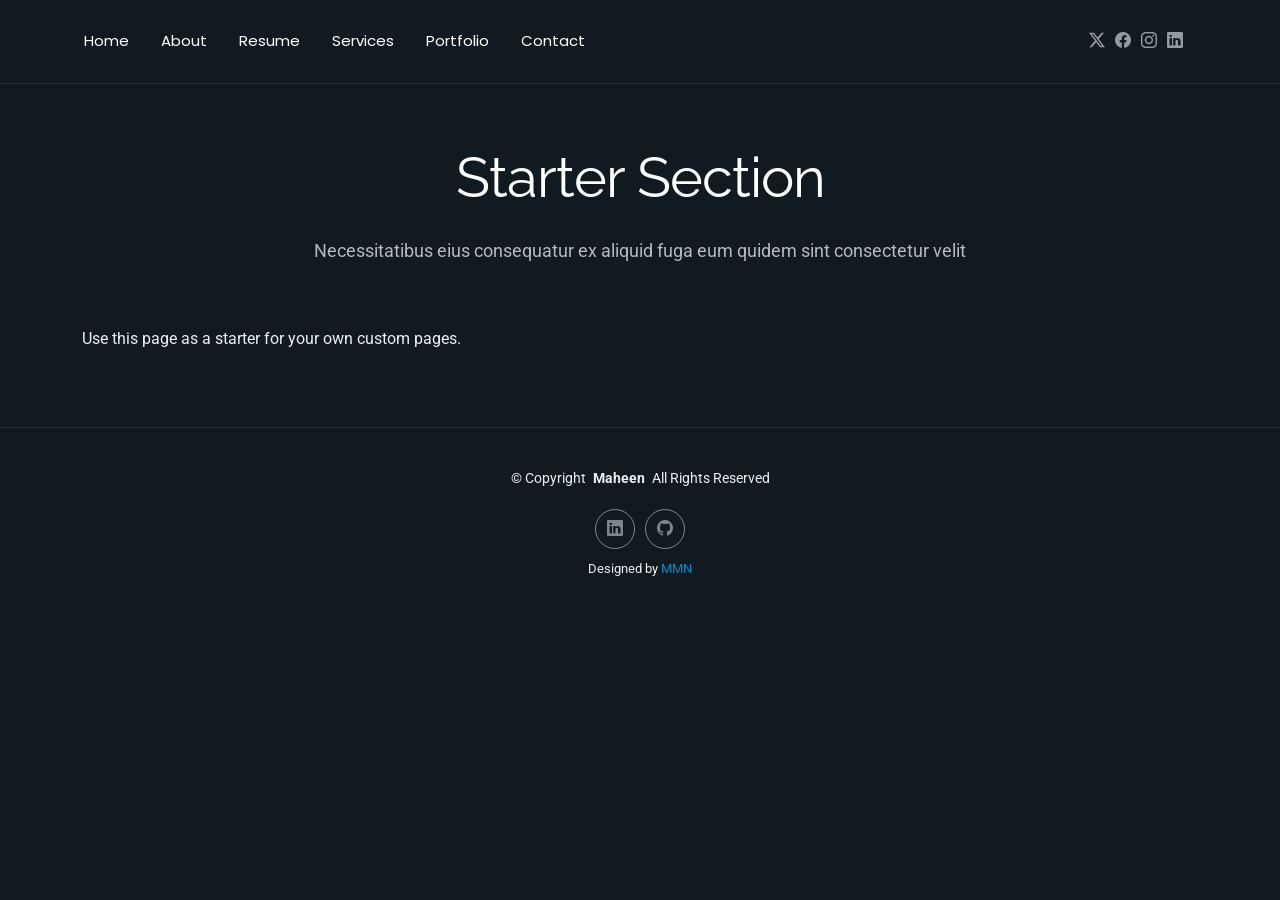
<file: starter-page.html>
<!DOCTYPE html>
<html lang="en">

<head>
  <meta charset="utf-8">
  <meta content="width=device-width, initial-scale=1.0" name="viewport">
  <title>Starter Page - Maheen</title>
  <meta name="description" content="">
  <meta name="keywords" content="">

  <!-- Favicons -->
  <link href="assets/img/favicon.png" rel="icon">
  <link href="assets/img/apple-touch-icon.png" rel="apple-touch-icon">

  <!-- Fonts -->
  <link href="https://fonts.googleapis.com" rel="preconnect">
  <link href="https://fonts.gstatic.com" rel="preconnect" crossorigin>
  <link href="https://fonts.googleapis.com/css2?family=Roboto:ital,wght@0,100;0,300;0,400;0,500;0,700;0,900;1,100;1,300;1,400;1,500;1,700;1,900&family=Poppins:ital,wght@0,100;0,200;0,300;0,400;0,500;0,600;0,700;0,800;0,900;1,100;1,200;1,300;1,400;1,500;1,600;1,700;1,800;1,900&family=Raleway:ital,wght@0,100;0,200;0,300;0,400;0,500;0,600;0,700;0,800;0,900;1,100;1,200;1,300;1,400;1,500;1,600;1,700;1,800;1,900&display=swap" rel="stylesheet">

  <!-- Vendor CSS Files -->
  <link href="assets/vendor/bootstrap/css/bootstrap.min.css" rel="stylesheet">
  <link href="assets/vendor/bootstrap-icons/bootstrap-icons.css" rel="stylesheet">
  <link href="assets/vendor/aos/aos.css" rel="stylesheet">
  <link href="assets/vendor/swiper/swiper-bundle.min.css" rel="stylesheet">
  <link href="assets/vendor/glightbox/css/glightbox.min.css" rel="stylesheet">

  <!-- Main CSS File -->
  <link href="assets/css/main.css" rel="stylesheet">

 
</head>

<body class="starter-page-page">

  <header id="header" class="header d-flex align-items-center light-background sticky-top">
    <div class="container position-relative d-flex align-items-center justify-content-between">


      <nav id="navmenu" class="navmenu">
        <ul>
          <li><a href="index.html">Home</a></li>
          <li><a href="about.html">About</a></li>
          <li><a href="resume.html">Resume</a></li>
          <li><a href="services.html">Services</a></li>
          <li><a href="portfolio.html">Portfolio</a></li>
          
          <li><a href="contact.html">Contact</a></li>
        </ul>
        <i class="mobile-nav-toggle d-xl-none bi bi-list"></i>
      </nav>

      <div class="header-social-links">
        <a href="#" class="twitter"><i class="bi bi-twitter-x"></i></a>
        <a href="#" class="facebook"><i class="bi bi-facebook"></i></a>
        <a href="#" class="instagram"><i class="bi bi-instagram"></i></a>
        <a href="#" class="linkedin"><i class="bi bi-linkedin"></i></a>
      </div>

    </div>
  </header>

  <main class="main">

    <!-- Starter Section Section -->
    <section id="starter-section" class="starter-section section">

      <!-- Section Title -->
      <div class="container section-title" data-aos="fade-up">
        <h2>Starter Section</h2>
        <p>Necessitatibus eius consequatur ex aliquid fuga eum quidem sint consectetur velit</p>
      </div><!-- End Section Title -->

      <div class="container" data-aos="fade-up">
        <p>Use this page as a starter for your own custom pages.</p>
      </div>

    </section><!-- /Starter Section Section -->

  </main>

  <footer id="footer" class="footer">

    <div class="container">
      <div class="copyright text-center ">
        <p>© <span>Copyright</span> <strong class="px-1 sitename">Maheen</strong> <span>All Rights Reserved<br></span></p>
      </div>
      <div class="social-links d-flex justify-content-center">
        <a href="https://www.linkedin.com/in/mohammadimaheennaaz86a/"><i class="bi bi-linkedin"></i></a>
        <a href="https://github.com/maheennaaz"><i class="bi bi-github"></i></a>
      </div>
      <div class="credits">
       
        Designed by <a href="https://bootstrapmade.com/">MMN</a>
      </div>
    </div>

  </footer>

  <!-- Scroll Top -->
  <a href="#" id="scroll-top" class="scroll-top d-flex align-items-center justify-content-center"><i class="bi bi-arrow-up-short"></i></a>

  <!-- Preloader -->
  <div id="preloader"></div>

  <!-- Vendor JS Files -->
  <script src="assets/vendor/bootstrap/js/bootstrap.bundle.min.js"></script>
  <script src="assets/vendor/php-email-form/validate.js"></script>
  <script src="assets/vendor/aos/aos.js"></script>
  <script src="assets/vendor/typed.js/typed.umd.js"></script>
  <script src="assets/vendor/waypoints/noframework.waypoints.js"></script>
  <script src="assets/vendor/purecounter/purecounter_vanilla.js"></script>
  <script src="assets/vendor/swiper/swiper-bundle.min.js"></script>
  <script src="assets/vendor/imagesloaded/imagesloaded.pkgd.min.js"></script>
  <script src="assets/vendor/isotope-layout/isotope.pkgd.min.js"></script>
  <script src="assets/vendor/glightbox/js/glightbox.min.js"></script>

  <!-- Main JS File -->
  <script src="assets/js/main.js"></script>

</body>

</html>
</file>
<file: assets/css/main.css>
/**
* Template Name: FolioOne
* Template URL: https://bootstrapmade.com/folioone-bootstrap-portfolio-website-template/
* Updated: Aug 23 2025 with Bootstrap v5.3.7
* Author: BootstrapMade.com
* License: https://bootstrapmade.com/license/
*/

/*--------------------------------------------------------------
# Font & Color Variables
# Help: https://bootstrapmade.com/color-system/
--------------------------------------------------------------*/
/* Fonts */
:root {
  --default-font: "Roboto",  system-ui, -apple-system, "Segoe UI", Roboto, "Helvetica Neue", Arial, "Noto Sans", "Liberation Sans", sans-serif, "Apple Color Emoji", "Segoe UI Emoji", "Segoe UI Symbol", "Noto Color Emoji";
  --heading-font: "Raleway",  sans-serif;
  --nav-font: "Poppins",  sans-serif;
}

/* Global Colors - The following color variables are used throughout the website. Updating them here will change the color scheme of the entire website */
:root { 
  --background-color: #101a20; /* Background color for the entire website, including individual sections */
  --default-color: #e7f2f7; /* Default color used for the majority of the text content across the entire website */
  --heading-color: #ffffff; /* Color for headings, subheadings and title throughout the website */
  --accent-color: #1387c1; /* Accent color that represents your brand on the website. It's used for buttons, links, and other elements that need to stand out */
  --surface-color: #141f26; /* The surface color is used as a background of boxed elements within sections, such as cards, icon boxes, or other elements that require a visual separation from the global background. */
  --contrast-color: #ffffff; /* Contrast color for text, ensuring readability against backgrounds of accent, heading, or default colors. */
}

/* Nav Menu Colors - The following color variables are used specifically for the navigation menu. They are separate from the global colors to allow for more customization options */
:root {
  --nav-color: #ffffff;  /* The default color of the main navmenu links */
  --nav-hover-color: #1387c1; /* Applied to main navmenu links when they are hovered over or active */
  --nav-mobile-background-color: #213642; /* Used as the background color for mobile navigation menu */
  --nav-dropdown-background-color: #051117; /* Used as the background color for dropdown items that appear when hovering over primary navigation items */
  --nav-dropdown-color: #e7f2f7; /* Used for navigation links of the dropdown items in the navigation menu. */
  --nav-dropdown-hover-color: #1387c1; /* Similar to --nav-hover-color, this color is applied to dropdown navigation links when they are hovered over. */
}

/* Color Presets - These classes override global colors when applied to any section or element, providing reuse of the sam color scheme. */

.light-background {
  --background-color: #142027;
  --surface-color: #325264;
}

.dark-background {
  --background-color: #0b1419;
  --default-color: #ffffff;
  --heading-color: #ffffff;
  --surface-color: #252525;
  --contrast-color: #ffffff;
}

/* Smooth scroll */
:root {
  scroll-behavior: smooth;
}

/*--------------------------------------------------------------
# General Styling & Shared Classes
--------------------------------------------------------------*/
body {
  color: var(--default-color);
  background-color: var(--background-color);
  font-family: var(--default-font);
}

a {
  color: var(--accent-color);
  text-decoration: none;
  transition: 0.3s;
}

a:hover {
  color: color-mix(in srgb, var(--accent-color), transparent 25%);
  text-decoration: none;
}

h1,
h2,
h3,
h4,
h5,
h6 {
  color: var(--heading-color);
  font-family: var(--heading-font);
}

/* PHP Email Form Messages
------------------------------*/
.php-email-form .error-message {
  display: none;
  background: #df1529;
  color: #ffffff;
  text-align: left;
  padding: 15px;
  margin-bottom: 24px;
  font-weight: 600;
}

.php-email-form .sent-message {
  display: none;
  color: #ffffff;
  background: #059652;
  text-align: center;
  padding: 15px;
  margin-bottom: 24px;
  font-weight: 600;
}

.php-email-form .loading {
  display: none;
  background: var(--surface-color);
  text-align: center;
  padding: 15px;
  margin-bottom: 24px;
}

.php-email-form .loading:before {
  content: "";
  display: inline-block;
  border-radius: 50%;
  width: 24px;
  height: 24px;
  margin: 0 10px -6px 0;
  border: 3px solid var(--accent-color);
  border-top-color: var(--surface-color);
  animation: php-email-form-loading 1s linear infinite;
}

@keyframes php-email-form-loading {
  0% {
    transform: rotate(0deg);
  }

  100% {
    transform: rotate(360deg);
  }
}

/*--------------------------------------------------------------
# Global Header
--------------------------------------------------------------*/
.header {
  --background-color: rgba(255, 255, 255, 0);
  color: var(--default-color);
  background-color: var(--background-color);
  padding: 15px 0;
  transition: all 0.5s;
  z-index: 997;
  border-bottom: 1px solid color-mix(in srgb, var(--default-color), transparent 92%);
}

.header .logo {
  line-height: 1;
}

.header .logo img {
  max-height: 36px;
  margin-right: 8px;
}

.header .logo h1 {
  font-size: 32px;
  margin: 0;
  font-weight: 400;
  color: var(--heading-color);
}

.header .header-social-links {
  padding-right: 15px;
}

.header .header-social-links a {
  color: color-mix(in srgb, var(--default-color), transparent 40%);
  padding-left: 6px;
  display: inline-block;
  transition: 0.3s;
  font-size: 16px;
}

.header .header-social-links a:hover {
  color: var(--default-color);
}

.header .header-social-links a i {
  line-height: 0px;
}

@media (max-width: 1200px) {
  .header .logo {
    order: 1;
  }

  .header .header-social-links {
    order: 2;
  }

  .header .navmenu {
    order: 3;
  }
}

/* Global Header on Scroll
------------------------------*/
.scrolled .header {
  --background-color: rgba(16, 26, 32, 0.9);
}

/*--------------------------------------------------------------
# Navigation Menu
--------------------------------------------------------------*/
/* Desktop Navigation */
@media (min-width: 1200px) {
  .navmenu {
    padding: 0;
  }

  .navmenu ul {
    margin: 0;
    padding: 0;
    display: flex;
    list-style: none;
    align-items: center;
  }

  .navmenu li {
    position: relative;
  }

  .navmenu>ul>li {
    white-space: nowrap;
    padding: 15px 28px 15px 0;
  }

  .navmenu>ul>li:last-child {
    padding-right: 0;
  }

  .navmenu a,
  .navmenu a:focus {
    color: var(--nav-color);
    font-size: 15px;
    padding: 0 2px;
    font-family: var(--nav-font);
    font-weight: 400;
    display: flex;
    align-items: center;
    justify-content: space-between;
    white-space: nowrap;
    transition: 0.3s;
    position: relative;
  }

  .navmenu a i,
  .navmenu a:focus i {
    font-size: 12px;
    line-height: 0;
    margin-left: 5px;
    transition: 0.3s;
  }

  .navmenu>ul>li>a:before {
    content: "";
    position: absolute;
    height: 2px;
    bottom: -6px;
    left: 0;
    background-color: var(--nav-hover-color);
    visibility: hidden;
    width: 0px;
    transition: all 0.3s ease-in-out 0s;
  }

  .navmenu a:hover:before,
  .navmenu li:hover>a:before,
  .navmenu .active:before {
    visibility: visible;
    width: 25px;
  }

  .navmenu li:hover>a,
  .navmenu .active,
  .navmenu .active:focus {
    color: var(--nav-hover-color);
  }

  .navmenu .dropdown ul {
    margin: 0;
    padding: 10px 0;
    background: var(--nav-dropdown-background-color);
    display: block;
    position: absolute;
    visibility: hidden;
    left: -5px;
    top: 130%;
    opacity: 0;
    transition: 0.3s;
    border-radius: 4px;
    z-index: 99;
    box-shadow: 0px 0px 30px rgba(0, 0, 0, 0.1);
  }

  .navmenu .dropdown ul li {
    min-width: 200px;
  }

  .navmenu .dropdown ul a {
    padding: 10px 20px;
    font-size: 15px;
    text-transform: none;
    color: var(--nav-dropdown-color);
  }

  .navmenu .dropdown ul a i {
    font-size: 12px;
  }

  .navmenu .dropdown ul a:hover,
  .navmenu .dropdown ul .active:hover,
  .navmenu .dropdown ul li:hover>a {
    color: var(--nav-dropdown-hover-color);
  }

  .navmenu .dropdown:hover>ul {
    opacity: 1;
    top: 100%;
    visibility: visible;
  }

  .navmenu .dropdown .dropdown ul {
    top: 0;
    left: -90%;
    visibility: hidden;
  }

  .navmenu .dropdown .dropdown:hover>ul {
    opacity: 1;
    top: 0;
    left: -100%;
    visibility: visible;
  }
}

/* Mobile Navigation */
@media (max-width: 1199px) {
  .mobile-nav-toggle {
    color: var(--nav-color);
    font-size: 28px;
    line-height: 0;
    margin-right: 10px;
    cursor: pointer;
    transition: color 0.3s;
  }

  .navmenu {
    padding: 0;
    z-index: 9997;
  }

  .navmenu ul {
    display: none;
    list-style: none;
    position: absolute;
    inset: 60px 20px 20px 20px;
    padding: 10px 0;
    margin: 0;
    border-radius: 6px;
    background-color: var(--nav-mobile-background-color);
    border: 1px solid color-mix(in srgb, var(--default-color), transparent 90%);
    box-shadow: none;
    overflow-y: auto;
    transition: 0.3s;
    z-index: 9998;
  }

  .navmenu a,
  .navmenu a:focus {
    color: var(--nav-dropdown-color);
    padding: 10px 20px;
    font-family: var(--nav-font);
    font-size: 17px;
    font-weight: 500;
    display: flex;
    align-items: center;
    justify-content: space-between;
    white-space: nowrap;
    transition: 0.3s;
  }

  .navmenu a i,
  .navmenu a:focus i {
    font-size: 12px;
    line-height: 0;
    margin-left: 5px;
    width: 30px;
    height: 30px;
    display: flex;
    align-items: center;
    justify-content: center;
    border-radius: 50%;
    transition: 0.3s;
    background-color: color-mix(in srgb, var(--accent-color), transparent 90%);
  }

  .navmenu a i:hover,
  .navmenu a:focus i:hover {
    background-color: var(--accent-color);
    color: var(--contrast-color);
  }

  .navmenu a:hover,
  .navmenu .active,
  .navmenu .active:focus {
    color: var(--nav-dropdown-hover-color);
  }

  .navmenu .active i,
  .navmenu .active:focus i {
    background-color: var(--accent-color);
    color: var(--contrast-color);
    transform: rotate(180deg);
  }

  .navmenu .dropdown ul {
    position: static;
    display: none;
    z-index: 99;
    padding: 10px 0;
    margin: 10px 20px;
    background-color: var(--nav-dropdown-background-color);
    transition: all 0.5s ease-in-out;
  }

  .navmenu .dropdown ul ul {
    background-color: rgba(33, 37, 41, 0.1);
  }

  .navmenu .dropdown>.dropdown-active {
    display: block;
    background-color: rgba(33, 37, 41, 0.03);
  }

  .mobile-nav-active {
    overflow: hidden;
  }

  .mobile-nav-active .mobile-nav-toggle {
    color: #fff;
    position: absolute;
    font-size: 32px;
    top: 15px;
    right: 15px;
    margin-right: 0;
    z-index: 9999;
  }

  .mobile-nav-active .navmenu {
    position: fixed;
    overflow: hidden;
    inset: 0;
    background: rgba(33, 37, 41, 0.8);
    transition: 0.3s;
  }

  .mobile-nav-active .navmenu>ul {
    display: block;
  }
}

/*--------------------------------------------------------------
# Global Footer
--------------------------------------------------------------*/
.footer {
  color: var(--default-color);
  background-color: var(--background-color);
  font-size: 14px;
  padding: 40px 0;
  position: relative;
  border-top: 1px solid color-mix(in srgb, var(--default-color), transparent 92%);
}

.footer .copyright p {
  margin-bottom: 0;
}

.footer .social-links {
  margin-top: 20px;
}

.footer .social-links a {
  display: flex;
  align-items: center;
  justify-content: center;
  width: 40px;
  height: 40px;
  border-radius: 50%;
  border: 1px solid color-mix(in srgb, var(--default-color), transparent 50%);
  font-size: 16px;
  color: color-mix(in srgb, var(--default-color), transparent 50%);
  margin: 0 5px;
  transition: 0.3s;
}

.footer .social-links a:hover {
  color: var(--accent-color);
  border-color: var(--accent-color);
}

.footer .credits {
  margin-top: 10px;
  font-size: 13px;
  text-align: center;
}

/*--------------------------------------------------------------
# Preloader
--------------------------------------------------------------*/
#preloader {
  position: fixed;
  inset: 0;
  z-index: 9999;
  overflow: hidden;
  background-color: var(--background-color);
  transition: all 0.6s ease-out;
  width: 100%;
  height: 100vh;
}

#preloader:before,
#preloader:after {
  content: "";
  position: absolute;
  border: 4px solid var(--accent-color);
  border-radius: 50%;
  animation: animate-preloader 2s cubic-bezier(0, 0.2, 0.8, 1) infinite;
}

#preloader:after {
  animation-delay: -0.5s;
}

@keyframes animate-preloader {
  0% {
    width: 10px;
    height: 10px;
    top: calc(50% - 5px);
    left: calc(50% - 5px);
    opacity: 1;
  }

  100% {
    width: 72px;
    height: 72px;
    top: calc(50% - 36px);
    left: calc(50% - 36px);
    opacity: 0;
  }
}

/*--------------------------------------------------------------
# Scroll Top Button
--------------------------------------------------------------*/
.scroll-top {
  position: fixed;
  visibility: hidden;
  opacity: 0;
  right: 15px;
  bottom: -15px;
  z-index: 99999;
  background-color: var(--accent-color);
  width: 44px;
  height: 44px;
  border-radius: 50px;
  transition: all 0.4s;
}

.scroll-top i {
  font-size: 24px;
  color: var(--contrast-color);
  line-height: 0;
}

.scroll-top:hover {
  background-color: color-mix(in srgb, var(--accent-color), transparent 20%);
  color: var(--contrast-color);
}

.scroll-top.active {
  visibility: visible;
  opacity: 1;
  bottom: 15px;
}

/*--------------------------------------------------------------
# Disable aos animation delay on mobile devices
--------------------------------------------------------------*/
@media screen and (max-width: 768px) {
  [data-aos-delay] {
    transition-delay: 0 !important;
  }
}

/*--------------------------------------------------------------
# Global Page Titles & Breadcrumbs
--------------------------------------------------------------*/
.page-title {
  color: var(--default-color);
  background-color: var(--background-color);
  position: relative;
}

.page-title .heading {
  padding: 80px 0;
  border-top: 1px solid color-mix(in srgb, var(--default-color), transparent 90%);
}

.page-title .heading h1 {
  font-size: 38px;
  font-weight: 700;
}

.page-title nav {
  background-color: color-mix(in srgb, var(--default-color), transparent 96%);
  padding: 20px 0;
}

.page-title nav ol {
  display: flex;
  flex-wrap: wrap;
  list-style: none;
  padding: 0;
  margin: 0;
  font-size: 16px;
  font-weight: 400;
}

.page-title nav ol li+li {
  padding-left: 10px;
}

.page-title nav ol li+li::before {
  content: "/";
  display: inline-block;
  padding-right: 10px;
  color: color-mix(in srgb, var(--default-color), transparent 70%);
}

/*--------------------------------------------------------------
# Global Sections
--------------------------------------------------------------*/
section,
.section {
  color: var(--default-color);
  background-color: var(--background-color);
  padding: 60px 0;
  scroll-margin-top: 100px;
  overflow: clip;
}

@media (max-width: 1199px) {

  section,
  .section {
    scroll-margin-top: 66px;
  }
}

/*--------------------------------------------------------------
# Global Section Titles
--------------------------------------------------------------*/
.section-title {
  text-align: center;
  padding-bottom: 60px;
  position: relative;
}

.section-title h2 {
  font-size: 3.5rem;
  font-weight: 400;
  line-height: 1.2;
  color: var(--heading-color);
  margin-bottom: 1.5rem;
  letter-spacing: -1px;
}

@media (max-width: 768px) {
  .section-title h2 {
    font-size: 2.5rem;
  }
}

.section-title p {
  font-size: 1.125rem;
  line-height: 1.8;
  color: color-mix(in srgb, var(--default-color), transparent 25%);
  max-width: 900px;
  margin: 0 auto;
  text-wrap: balance;
}

/*--------------------------------------------------------------
# Hero Section
--------------------------------------------------------------*/
.hero {
  padding: 80px 0;
  min-height: 100vh;
  display: flex;
  align-items: center;
}

.hero .hero-content h1 {
  font-size: 3.5rem;
  font-weight: 700;
  margin-bottom: 1rem;
  line-height: 1.2;
}

.hero .hero-content h1 .highlight {
  color: var(--accent-color);
  position: relative;
}

.hero .hero-content h1 .highlight::after {
  content: "";
  position: absolute;
  bottom: 0;
  left: 0;
  width: 100%;
  height: 3px;
  background: linear-gradient(90deg, var(--accent-color), color-mix(in srgb, var(--accent-color), transparent 50%));
  border-radius: 2px;
}

@media (max-width: 768px) {
  .hero .hero-content h1 {
    font-size: 2.5rem;
  }
}

.hero .hero-content h2 {
  font-size: 1.5rem;
  font-weight: 400;
  margin-bottom: 2rem;
  color: color-mix(in srgb, var(--default-color), transparent 20%);
}

.hero .hero-content h2 .typed {
  color: var(--accent-color);
  font-weight: 600;
}

@media (max-width: 768px) {
  .hero .hero-content h2 {
    font-size: 1.25rem;
  }
}

.hero .hero-content p {
  font-size: 1.1rem;
  line-height: 1.6;
  margin-bottom: 2.5rem;
  color: color-mix(in srgb, var(--default-color), transparent 30%);
}

.hero .hero-actions {
  display: flex;
  gap: 1rem;
  margin-bottom: 3rem;
}

.hero .hero-actions .btn {
  padding: 12px 30px;
  border-radius: 50px;
  font-weight: 600;
  text-decoration: none;
  transition: all 0.3s ease;
  border: 2px solid;
}

.hero .hero-actions .btn.btn-primary {
  background: var(--accent-color);
  color: var(--contrast-color);
  border-color: var(--accent-color);
}

.hero .hero-actions .btn.btn-primary:hover {
  background: color-mix(in srgb, var(--accent-color), black 15%);
  border-color: color-mix(in srgb, var(--accent-color), black 15%);
  transform: translateY(-2px);
}

.hero .hero-actions .btn.btn-outline {
  background: transparent;
  color: var(--accent-color);
  border-color: var(--accent-color);
}

.hero .hero-actions .btn.btn-outline:hover {
  transform: translateY(-2px);
}

@media (max-width: 576px) {
  .hero .hero-actions {
    flex-direction: column;
  }

  .hero .hero-actions .btn {
    text-align: center;
  }
}

.hero .social-links {
  display: flex;
  gap: 1rem;
}

.hero .social-links a {
  width: 45px;
  height: 45px;
  background: var(--surface-color);
  border-radius: 50%;
  display: flex;
  align-items: center;
  justify-content: center;
  color: var(--default-color);
  font-size: 1.2rem;
  transition: all 0.3s ease;
}

.hero .social-links a:hover {
  background: var(--accent-color);
  color: var(--contrast-color);
  transform: translateY(-3px);
  box-shadow: 0 8px 25px color-mix(in srgb, var(--accent-color), transparent 70%);
}

.hero .hero-image {
  position: relative;
}

.hero .hero-image .image-wrapper {
  position: relative;
  max-width: 450px;
  margin: 0 auto;
}

.hero .hero-image .image-wrapper img {
  border-radius: 20px;
  box-shadow: 0 5px 15px color-mix(in srgb, var(--default-color), transparent 95%);
  transition: transform 0.3s ease;
}

.hero .hero-image .image-wrapper img:hover {
  transform: scale(1.02);
}

.hero .hero-image .floating-elements {
  position: absolute;
  top: 0;
  left: 0;
  right: 0;
  bottom: 0;
  pointer-events: none;
}

.hero .hero-image .floating-elements .floating-card {
  position: absolute;
  background: var(--surface-color);
  padding: 15px 20px;
  border-radius: 15px;
  box-shadow: 0 10px 30px color-mix(in srgb, var(--default-color), transparent 90%);
  display: flex;
  align-items: center;
  gap: 10px;
  font-weight: 600;
  animation: float 3s ease-in-out infinite;
}

.hero .hero-image .floating-elements .floating-card i {
  font-size: 1.5rem;
  color: var(--accent-color);
}

.hero .hero-image .floating-elements .floating-card.design {
  top: 10%;
  right: -10%;
  animation-delay: 0s;
}

.hero .hero-image .floating-elements .floating-card.code {
  bottom: 30%;
  left: -15%;
  animation-delay: 1s;
}

.hero .hero-image .floating-elements .floating-card.creativity {
  top: 60%;
  right: -5%;
  animation-delay: 2s;
}

@media (max-width: 992px) {
  .hero .hero-image .floating-elements .floating-card {
    display: none;
  }
}

@keyframes float {

  0%,
  100% {
    transform: translateY(0px);
  }

  50% {
    transform: translateY(-10px);
  }
}

@media (max-width: 992px) {
  .hero .hero-content {
    text-align: center;
    margin-bottom: 3rem;
  }
}

/*--------------------------------------------------------------
# About Section
--------------------------------------------------------------*/
.about .intro-content .eyebrow {
  display: inline-block;
  letter-spacing: 0.12em;
  text-transform: uppercase;
  font-size: 12px;
  color: color-mix(in srgb, var(--default-color), transparent 40%);
  margin-bottom: 16px;
}

.about .intro-content .headline {
  font-family: var(--heading-font);
  font-weight: 300;
  line-height: 1.2;
  font-size: clamp(28px, 4vw, 44px);
  margin: 0 0 24px 0;
}

.about .intro-content .lead {
  font-size: 18px;
  line-height: 1.8;
  color: color-mix(in srgb, var(--default-color), transparent 10%);
  margin-bottom: 24px;
}

.about .intro-content p {
  line-height: 1.8;
  margin-bottom: 24px;
  color: color-mix(in srgb, var(--default-color), transparent 5%);
}

.about .intro-content .cta-group {
  display: flex;
  gap: 24px;
  align-items: center;
  margin-top: 24px;
}

.about .intro-content .cta-group .btn-ghost {
  display: inline-flex;
  align-items: center;
  gap: 8px;
  padding: 12px 18px;
  border-radius: 6px;
  color: var(--accent-color);
  background: color-mix(in srgb, var(--accent-color), transparent 92%);
  border: 1px solid color-mix(in srgb, var(--accent-color), transparent 70%);
  transition: 0.3s ease-in-out;
}

.about .intro-content .cta-group .btn-ghost:hover,
.about .intro-content .cta-group .btn-ghost:focus {
  color: var(--contrast-color);
  background: var(--accent-color);
  border-color: var(--accent-color);
  outline: none;
  box-shadow: 0 0 0 3px color-mix(in srgb, var(--accent-color), transparent 70%);
}

.about .intro-content .cta-group .link-underline {
  display: inline-flex;
  align-items: center;
  gap: 8px;
  position: relative;
  color: var(--accent-color);
  padding-bottom: 4px;
  transition: 0.3s ease-in-out;
}

.about .intro-content .cta-group .link-underline::after {
  content: "";
  position: absolute;
  left: 0;
  right: 0;
  bottom: 0;
  height: 1px;
  background: color-mix(in srgb, var(--accent-color), transparent 40%);
  transform: scaleX(0.4);
  transform-origin: left;
  transition: 0.3s ease-in-out;
}

.about .intro-content .cta-group .link-underline:hover,
.about .intro-content .cta-group .link-underline:focus {
  color: color-mix(in srgb, var(--accent-color), transparent 10%);
  outline: none;
}

.about .intro-content .cta-group .link-underline:hover::after,
.about .intro-content .cta-group .link-underline:focus::after {
  transform: scaleX(1);
}

.about .profile-figure {
  margin: 0;
}

.about .profile-figure .profile-photo {
  width: 88%;
  max-width: 440px;
  border-radius: 18px;
  box-shadow: 0 10px 30px color-mix(in srgb, var(--default-color), transparent 92%);
  transform: translateY(0);
  transition: transform 0.3s ease-in-out;
}

.about .profile-figure .profile-caption {
  margin-top: 24px;
  display: flex;
  align-items: center;
  justify-content: center;
}

.about .profile-figure .profile-caption .meta {
  font-size: 14px;
  color: color-mix(in srgb, var(--default-color), transparent 20%);
}

.about .profile-figure .profile-caption .meta .funfact {
  font-size: 13px;
  margin-top: 4px;
  color: color-mix(in srgb, var(--default-color), transparent 35%);
}

.about .profile-figure:hover .profile-photo {
  transform: translateY(-4px);
}

.about .skill-item {
  padding: 24px;
  border-radius: 6px;
  transition: 0.3s ease-in-out;
  background: color-mix(in srgb, var(--surface-color), var(--accent-color) 2%);
  border: 1px solid color-mix(in srgb, var(--default-color), transparent 88%);
  height: 100%;
}

.about .skill-item i {
  font-size: 24px;
  color: var(--accent-color);
  margin-bottom: 16px;
  display: inline-block;
}

.about .skill-item h3 {
  font-size: 16px;
  margin-bottom: 6px;
  font-weight: 500;
}

.about .skill-item p {
  margin: 0;
  font-size: 14px;
  color: color-mix(in srgb, var(--default-color), transparent 25%);
}

.about .skill-item:hover {
  transform: translateY(-3px);
  border-color: color-mix(in srgb, var(--accent-color), transparent 60%);
  box-shadow: 0 10px 30px color-mix(in srgb, var(--default-color), transparent 92%);
}

.about .timeline-item {
  position: relative;
  padding-left: 26px;
}

.about .timeline-item time {
  display: inline-block;
  font-size: 12px;
  letter-spacing: 0.08em;
  text-transform: uppercase;
  color: color-mix(in srgb, var(--default-color), transparent 45%);
  margin-bottom: 6px;
}

.about .timeline-item h4 {
  font-size: 18px;
  font-weight: 400;
  margin: 0 0 6px;
}

.about .timeline-item p {
  font-size: 14px;
  color: color-mix(in srgb, var(--default-color), transparent 25%);
  margin: 0;
}

.about .timeline-item .dot {
  position: absolute;
  left: 0;
  top: 4px;
  width: 10px;
  height: 10px;
  border-radius: 50%;
  background: var(--accent-color);
  box-shadow: 0 0 0 6px color-mix(in srgb, var(--accent-color), transparent 80%);
}

.about .personal-quote {
  padding: 24px 0;
}

.about .personal-quote p {
  font-family: var(--heading-font);
  font-weight: 300;
  font-size: clamp(20px, 3vw, 28px);
  line-height: 1.5;
  color: color-mix(in srgb, var(--default-color), transparent 5%);
  margin: 0 auto;
  max-width: 800px;
}

.about .fact-pill {
  display: flex;
  align-items: center;
  justify-content: center;
  gap: 10px;
  padding: 10px 14px;
  border-radius: 999px;
  border: 1px solid color-mix(in srgb, var(--default-color), transparent 85%);
  background: var(--surface-color);
  color: color-mix(in srgb, var(--default-color), transparent 10%);
  transition: 0.3s ease-in-out;
}

.about .fact-pill i {
  color: var(--accent-color);
}

.about .fact-pill span {
  font-size: 14px;
}

.about .fact-pill:hover {
  transform: translateY(-2px);
  border-color: color-mix(in srgb, var(--accent-color), transparent 60%);
  box-shadow: 0 10px 30px color-mix(in srgb, var(--default-color), transparent 92%);
}

.about .fact-pill:focus-within {
  box-shadow: 0 0 0 3px color-mix(in srgb, var(--accent-color), transparent 70%);
}

@media (max-width: 992px) {
  .about .profile-figure {
    text-align: center !important;
  }

  .about .profile-figure .profile-photo {
    width: 72%;
  }

  .about .intro-content .cta-group {
    flex-wrap: wrap;
  }
}

@media (max-width: 576px) {
  .about .profile-figure .profile-photo {
    width: 100%;
  }
}

/*--------------------------------------------------------------
# Skills Section
--------------------------------------------------------------*/
.skills .skill-box {
  background-color: var(--surface-color);
  padding: 2rem;
  border-radius: 8px;
  box-shadow: 0 0 20px rgba(0, 0, 0, 0.05);
}

.skills .skill-box h3 {
  font-size: 1.2rem;
  margin-bottom: 1rem;
  font-weight: 600;
}

.skills .skill-box p {
  font-size: 0.9rem;
  margin-bottom: 0.8rem;
  opacity: 0.6;
}

.skills .skill-box .progress {
  background-color: color-mix(in srgb, var(--accent-color), transparent 85%);
  border-radius: 50px;
  height: 8px;
  margin-top: 5px;
  overflow: hidden;
}

.skills .skill-box .progress .progress-bar {
  background-color: var(--accent-color);
  height: 100%;
  position: relative;
  border-radius: 50px;
  transition: 0.9s;
  width: 1px;
}

/*--------------------------------------------------------------
# Stats Section
--------------------------------------------------------------*/
.stats .avatars {
  position: relative;
}

.stats .avatars img {
  width: 60px;
  height: 60px;
  border: 3px solid var(--accent-color);
  margin-right: -15px;
  transition: transform 0.3s ease;
}

.stats .avatars img:hover {
  transform: translateY(-5px);
  z-index: 2;
}

.stats .counters h2 {
  color: var(--heading-color);
  font-size: 48px;
  font-weight: 700;
  margin-bottom: 10px;
}

.stats .counters h2 span {
  display: inline-block;
}

.stats .counters p {
  color: var(--default-color);
  font-size: 18px;
  margin: 0;
  opacity: 0.9;
}

@media (max-width: 991px) {
  .stats .row {
    text-align: center;
  }

  .stats .avatars {
    justify-content: center;
    margin-bottom: 40px;
  }

  .stats .counters h2 {
    font-size: 36px;
  }

  .stats .counters p {
    font-size: 16px;
  }

  .stats .counters .col-md-4 {
    margin-bottom: 30px;
  }

  .stats .counters .col-md-4:last-child {
    margin-bottom: 0;
  }
}

@media (max-width: 576px) {
  .stats {
    padding: 60px 0;
  }

  .stats .avatars {
    flex-wrap: wrap;
    justify-content: center;
  }

  .stats .avatars img {
    margin: 0 -8px;
  }
}

/*--------------------------------------------------------------
# Testimonials Section
--------------------------------------------------------------*/
.testimonials .testimonials-carousel,
.testimonials .testimonials-slider {
  overflow: hidden;
}

.testimonials .testimonial-item .testimonial-content {
  border-left: 3px solid var(--accent-color);
  padding-left: 30px;
}

.testimonials .testimonial-item .testimonial-img {
  border-radius: 50%;
  border: 4px solid var(--background-color);
  margin: 0 auto;
}

.testimonials .testimonial-item h3 {
  font-size: 20px;
  font-weight: bold;
  margin: 10px 0 5px 0;
}

.testimonials .testimonial-item h4 {
  font-size: 14px;
  color: color-mix(in srgb, var(--default-color), transparent 40%);
  margin: 0 0 10px 0;
}

.testimonials .testimonial-item .stars i {
  color: #ffc107;
  margin: 0 1px;
}

.testimonials .testimonial-item .quote-icon-left,
.testimonials .testimonial-item .quote-icon-right {
  color: color-mix(in srgb, var(--accent-color), transparent 50%);
  font-size: 26px;
  line-height: 0;
}

.testimonials .testimonial-item .quote-icon-left {
  display: inline-block;
  left: -5px;
  position: relative;
}

.testimonials .testimonial-item .quote-icon-right {
  display: inline-block;
  right: -5px;
  position: relative;
  top: 10px;
  transform: scale(-1, -1);
}

.testimonials .testimonial-item p {
  font-style: italic;
}

.testimonials .swiper-wrapper {
  height: auto;
}

.testimonials .swiper-pagination {
  margin-top: 30px;
  position: relative;
}

.testimonials .swiper-pagination .swiper-pagination-bullet {
  width: 12px;
  height: 12px;
  background-color: color-mix(in srgb, var(--default-color), transparent 85%);
  opacity: 1;
}

.testimonials .swiper-pagination .swiper-pagination-bullet-active {
  background-color: var(--accent-color);
}

/*--------------------------------------------------------------
# Resume Section
--------------------------------------------------------------*/
.resume .resume-item {
  margin-bottom: 3rem;
}

.resume .resume-item .resume-title {
  font-size: 1.75rem;
  font-weight: 700;
  margin-bottom: 1.5rem;
  padding-bottom: 1.5rem;
  position: relative;
  color: var(--heading-color);
}

.resume .resume-item .resume-title::after {
  content: "";
  position: absolute;
  display: block;
  width: 50px;
  height: 3px;
  background: var(--accent-color);
  bottom: 0;
  left: 0;
}

.resume .resume-item .resume-content {
  padding-left: 1.25rem;
  border-left: 2px solid color-mix(in srgb, var(--accent-color), transparent 85%);
}

.resume .resume-item article {
  position: relative;
  margin-bottom: 2.5rem;
}

.resume .resume-item article::before {
  content: "";
  position: absolute;
  width: 16px;
  height: 16px;
  border-radius: 50%;
  left: -1.8rem;
  top: 0.25rem;
  background: var(--background-color);
  border: 2px solid var(--accent-color);
}

.resume .resume-item article h4 {
  font-size: 1.25rem;
  font-weight: 600;
  margin-bottom: 0.5rem;
  color: var(--heading-color);
}

.resume .resume-item article h5 {
  font-size: 1rem;
  background: color-mix(in srgb, var(--accent-color), transparent 92%);
  padding: 0.375rem 0.75rem;
  display: inline-block;
  font-weight: 600;
  margin: 0.5rem 0;
  color: var(--accent-color);
  border-radius: 4px;
}

.resume .resume-item article .institution,
.resume .resume-item article .company {
  font-size: 1rem;
  margin-bottom: 1rem;
  color: color-mix(in srgb, var(--default-color), transparent 25%);
}

.resume .resume-item article p {
  margin-bottom: 1rem;
}

.resume .resume-item article ul {
  padding-left: 1.25rem;
  margin-bottom: 0;
}

.resume .resume-item article ul li {
  padding-bottom: 0.75rem;
  position: relative;
}

.resume .resume-item article ul li:last-child {
  padding-bottom: 0;
}

.resume .skill-item {
  margin-bottom: 2rem;
}

.resume .skill-item h4 {
  font-size: 1rem;
  font-weight: 600;
  margin-bottom: 0.75rem;
  color: var(--heading-color);
}

.resume .skill-item .progress {
  height: 0.75rem;
  background-color: color-mix(in srgb, var(--accent-color), transparent 92%);
  border-radius: 1rem;
  overflow: visible;
}

.resume .skill-item .progress .progress-bar {
  background-color: var(--accent-color);
  position: relative;
  border-radius: 1rem;
  width: 0;
  transition: width 1s ease;
}

.resume .skill-item .progress .progress-bar::after {
  content: attr(aria-valuenow) "%";
  position: absolute;
  right: 0;
  top: -1.75rem;
  font-size: 0.875rem;
  font-weight: 600;
  color: var(--accent-color);
}

@media (max-width: 991.98px) {
  .resume .resume-item {
    margin-bottom: 2rem;
  }
}

@media (max-width: 767.98px) {
  .resume .resume-content {
    padding-left: 1rem !important;
  }

  .resume article::before {
    left: -2rem !important;
  }
}

/*--------------------------------------------------------------
# Services Section
--------------------------------------------------------------*/
.services .service-item {
  display: flex;
  background-color: var(--surface-color);
  border-radius: 12px;
  padding: 2rem;
  height: 100%;
  position: relative;
  overflow: hidden;
  box-shadow: 0 5px 20px rgba(0, 0, 0, 0.03);
  transition: all 0.4s ease;
}

.services .service-item::before {
  content: "";
  position: absolute;
  left: 0;
  top: 0;
  height: 100%;
  width: 4px;
  background-color: var(--accent-color);
  transform: scaleY(0);
  transform-origin: bottom;
  transition: transform 0.4s cubic-bezier(0.65, 0, 0.35, 1);
}

.services .service-item:hover {
  box-shadow: 0 10px 30px rgba(0, 0, 0, 0.08);
  transform: translateY(-5px);
}

.services .service-item:hover::before {
  transform: scaleY(1);
}

.services .service-item:hover .service-icon {
  background-color: var(--accent-color);
  color: var(--contrast-color);
  transform: rotateY(180deg);
}

.services .service-item:hover .service-icon i {
  transform: rotateY(180deg);
}

.services .service-item:hover .service-link i {
  transform: translateX(5px);
}

.services .service-icon {
  flex-shrink: 0;
  width: 70px;
  height: 70px;
  border-radius: 12px;
  background-color: color-mix(in srgb, var(--accent-color), transparent 90%);
  color: var(--accent-color);
  display: flex;
  align-items: center;
  justify-content: center;
  margin-right: 1.5rem;
  transition: all 0.5s ease;
}

.services .service-icon i {
  font-size: 2rem;
  transition: transform 0.5s ease;
}

.services .service-content {
  flex-grow: 1;
}

.services .service-content h3 {
  font-size: 1.4rem;
  margin-bottom: 1rem;
  font-weight: 700;
  color: var(--heading-color);
}

.services .service-content p {
  margin-bottom: 1.25rem;
  color: color-mix(in srgb, var(--default-color), transparent 20%);
}

.services .service-link {
  display: inline-flex;
  align-items: center;
  color: var(--accent-color);
  font-weight: 600;
  text-decoration: none;
  transition: color 0.3s ease;
}

.services .service-link span {
  margin-right: 0.5rem;
}

.services .service-link i {
  transition: transform 0.3s ease;
}

.services .service-link:hover {
  color: color-mix(in srgb, var(--accent-color), transparent 25%);
}

@media (max-width: 767.98px) {
  .services .service-item {
    padding: 1.5rem;
    margin-bottom: 1rem;
  }

  .services .service-icon {
    width: 60px;
    height: 60px;
    margin-right: 1rem;
  }

  .services .service-icon i {
    font-size: 1.5rem;
  }

  .services .service-content h3 {
    font-size: 1.2rem;
    margin-bottom: 0.75rem;
  }

  .services .service-content p {
    margin-bottom: 1rem;
    font-size: 0.95rem;
  }
}

@media (max-width: 575.98px) {
  .services .service-item {
    flex-direction: column;
    text-align: center;
  }

  .services .service-item::before {
    width: 100%;
    height: 4px;
    transform: scaleX(0);
    transform-origin: left;
  }

  .services .service-item:hover::before {
    transform: scaleX(1);
  }

  .services .service-icon {
    margin-right: 0;
    margin-bottom: 1.25rem;
  }

  .services .service-link {
    justify-content: center;
  }
}

/*--------------------------------------------------------------
# Service Details Section
--------------------------------------------------------------*/
.service-details .service-hero {
  margin-bottom: 4rem;
}

.service-details .service-hero .service-meta {
  display: flex;
  align-items: center;
  gap: 1rem;
  margin-bottom: 1.5rem;
}

.service-details .service-hero .service-meta .service-category {
  background: color-mix(in srgb, var(--accent-color), transparent 85%);
  color: var(--accent-color);
  padding: 0.5rem 1rem;
  border-radius: 20px;
  font-size: 0.85rem;
  font-weight: 500;
  letter-spacing: 0.5px;
}

.service-details .service-hero .service-meta .reading-time {
  color: color-mix(in srgb, var(--default-color), transparent 50%);
  font-size: 0.9rem;
  font-weight: 300;
}

.service-details .service-hero h1 {
  font-size: 3.5rem;
  font-weight: 300;
  line-height: 1.2;
  margin-bottom: 1.5rem;
  color: var(--heading-color);
  letter-spacing: -0.02em;
}

.service-details .service-hero .service-description {
  font-size: 1.25rem;
  line-height: 1.7;
  color: color-mix(in srgb, var(--default-color), transparent 25%);
  font-weight: 300;
  margin: 0;
}

.service-details .service-visual {
  margin-bottom: 4rem;
  overflow: hidden;
  border-radius: 4px;
}

.service-details .service-visual img {
  width: 100%;
  height: 400px;
  object-fit: cover;
  transition: transform 0.5s ease;
}

.service-details .service-visual img:hover {
  transform: scale(1.02);
}

.service-details .service-narrative {
  margin-bottom: 5rem;
}

.service-details .service-narrative h3 {
  font-size: 2rem;
  font-weight: 300;
  margin-bottom: 2rem;
  color: var(--heading-color);
  letter-spacing: -0.01em;
}

.service-details .service-narrative p {
  font-size: 1.1rem;
  line-height: 1.8;
  margin-bottom: 2rem;
  color: var(--default-color);
  font-weight: 300;
}

.service-details .benefits-grid {
  display: grid;
  grid-template-columns: repeat(auto-fit, minmax(280px, 1fr));
  gap: 2.5rem;
  margin-top: 3rem;
}

.service-details .benefits-grid .benefit-card {
  text-align: center;
  padding: 0;
}

.service-details .benefits-grid .benefit-card .benefit-icon {
  width: 60px;
  height: 60px;
  background: color-mix(in srgb, var(--accent-color), transparent 90%);
  border-radius: 50%;
  display: flex;
  align-items: center;
  justify-content: center;
  margin: 0 auto 1.5rem;
  transition: all 0.3s ease;
}

.service-details .benefits-grid .benefit-card .benefit-icon i {
  font-size: 1.5rem;
  color: var(--accent-color);
}

.service-details .benefits-grid .benefit-card:hover .benefit-icon {
  background: var(--accent-color);
  transform: translateY(-2px);
}

.service-details .benefits-grid .benefit-card:hover .benefit-icon i {
  color: var(--contrast-color);
}

.service-details .benefits-grid .benefit-card h4 {
  font-size: 1.2rem;
  font-weight: 400;
  margin-bottom: 1rem;
  color: var(--heading-color);
}

.service-details .benefits-grid .benefit-card p {
  font-size: 1rem;
  line-height: 1.6;
  color: color-mix(in srgb, var(--default-color), transparent 30%);
  margin: 0;
}

.service-details .timeline-section {
  margin-bottom: 4rem;
}

.service-details .timeline-section h3 {
  font-size: 2rem;
  font-weight: 300;
  margin-bottom: 3rem;
  color: var(--heading-color);
  letter-spacing: -0.01em;
}

.service-details .timeline-section .timeline {
  position: relative;
}

.service-details .timeline-section .timeline::before {
  content: "";
  position: absolute;
  left: 30px;
  top: 0;
  bottom: 0;
  width: 1px;
  background: color-mix(in srgb, var(--default-color), transparent 85%);
}

.service-details .timeline-section .timeline .timeline-item {
  position: relative;
  padding-left: 80px;
  margin-bottom: 3rem;
}

.service-details .timeline-section .timeline .timeline-item:last-child {
  margin-bottom: 0;
}

.service-details .timeline-section .timeline .timeline-item .timeline-marker {
  position: absolute;
  left: 0;
  top: 0;
  width: 60px;
  height: 60px;
  background: var(--surface-color);
  border: 2px solid color-mix(in srgb, var(--accent-color), transparent 70%);
  border-radius: 50%;
  display: flex;
  align-items: center;
  justify-content: center;
  z-index: 1;
}

.service-details .timeline-section .timeline .timeline-item .timeline-marker span {
  font-size: 1.2rem;
  font-weight: 500;
  color: var(--accent-color);
}

.service-details .timeline-section .timeline .timeline-item .timeline-content h4 {
  font-size: 1.3rem;
  font-weight: 400;
  margin-bottom: 0.75rem;
  color: var(--heading-color);
}

.service-details .timeline-section .timeline .timeline-item .timeline-content p {
  font-size: 1rem;
  line-height: 1.6;
  margin-bottom: 0.5rem;
  color: var(--default-color);
}

.service-details .timeline-section .timeline .timeline-item .timeline-content small {
  color: color-mix(in srgb, var(--default-color), transparent 40%);
  font-size: 0.9rem;
  font-weight: 500;
}

.service-details .service-sidebar {
  padding-left: 2rem;
}

@media (max-width: 992px) {
  .service-details .service-sidebar {
    padding-left: 0;
    margin-top: 4rem;
  }
}

.service-details .overview-card,
.service-details .success-story,
.service-details .consultation-form {
  background: var(--surface-color);
  border-radius: 8px;
  padding: 2.5rem;
  margin-bottom: 2.5rem;
  border: 1px solid color-mix(in srgb, var(--default-color), transparent 93%);
  transition: all 0.3s ease;
}

.service-details .overview-card:hover,
.service-details .success-story:hover,
.service-details .consultation-form:hover {
  border-color: color-mix(in srgb, var(--accent-color), transparent 80%);
}

.service-details .overview-card .overview-header h4 {
  font-size: 1.4rem;
  font-weight: 400;
  margin-bottom: 2rem;
  color: var(--heading-color);
}

.service-details .overview-card .overview-stats {
  display: grid;
  grid-template-columns: repeat(3, 1fr);
  gap: 1.5rem;
  margin-bottom: 2rem;
}

.service-details .overview-card .overview-stats .stat-item {
  text-align: center;
}

.service-details .overview-card .overview-stats .stat-item .stat-number {
  font-size: 2rem;
  font-weight: 300;
  color: var(--accent-color);
  line-height: 1;
  margin-bottom: 0.5rem;
}

.service-details .overview-card .overview-stats .stat-item .stat-label {
  font-size: 0.85rem;
  color: color-mix(in srgb, var(--default-color), transparent 40%);
  font-weight: 500;
  text-transform: uppercase;
  letter-spacing: 0.5px;
}

.service-details .overview-card .overview-details {
  border-top: 1px solid color-mix(in srgb, var(--default-color), transparent 90%);
  padding-top: 1.5rem;
}

.service-details .overview-card .overview-details .detail-row {
  display: flex;
  justify-content: space-between;
  align-items: center;
  margin-bottom: 1rem;
}

.service-details .overview-card .overview-details .detail-row:last-child {
  margin-bottom: 0;
}

.service-details .overview-card .overview-details .detail-row .detail-label {
  font-size: 0.95rem;
  color: color-mix(in srgb, var(--default-color), transparent 30%);
  font-weight: 400;
}

.service-details .overview-card .overview-details .detail-row .detail-value {
  font-size: 0.95rem;
  color: var(--heading-color);
  font-weight: 500;
}

.service-details .success-story .story-quote p {
  font-size: 1.1rem;
  line-height: 1.7;
  color: color-mix(in srgb, var(--default-color), transparent 20%);
  font-style: italic;
  margin-bottom: 2rem;
}

.service-details .success-story .story-author {
  display: flex;
  align-items: center;
  gap: 1rem;
  margin-bottom: 1.5rem;
}

.service-details .success-story .story-author .author-avatar {
  width: 50px;
  height: 50px;
  border-radius: 50%;
  object-fit: cover;
}

.service-details .success-story .story-author .author-details h5 {
  font-size: 1rem;
  font-weight: 500;
  margin-bottom: 0.25rem;
  color: var(--heading-color);
}

.service-details .success-story .story-author .author-details span {
  display: block;
  font-size: 0.9rem;
  color: color-mix(in srgb, var(--default-color), transparent 40%);
  margin-bottom: 0.25rem;
}

.service-details .success-story .story-author .author-details small {
  font-size: 0.8rem;
  color: color-mix(in srgb, var(--default-color), transparent 50%);
}

.service-details .success-story .story-metrics {
  display: grid;
  grid-template-columns: repeat(2, 1fr);
  gap: 1rem;
  padding-top: 1.5rem;
  border-top: 1px solid color-mix(in srgb, var(--default-color), transparent 90%);
}

.service-details .success-story .story-metrics .metric {
  text-align: center;
}

.service-details .success-story .story-metrics .metric .metric-value {
  font-size: 1.5rem;
  font-weight: 500;
  color: var(--accent-color);
  display: block;
  margin-bottom: 0.25rem;
}

.service-details .success-story .story-metrics .metric .metric-label {
  font-size: 0.8rem;
  color: color-mix(in srgb, var(--default-color), transparent 40%);
  text-transform: uppercase;
  letter-spacing: 0.5px;
}

.service-details .consultation-form .form-header {
  margin-bottom: 2rem;
}

.service-details .consultation-form .form-header h4 {
  font-size: 1.4rem;
  font-weight: 400;
  margin-bottom: 0.75rem;
  color: var(--heading-color);
}

.service-details .consultation-form .form-header p {
  font-size: 0.95rem;
  line-height: 1.6;
  color: color-mix(in srgb, var(--default-color), transparent 30%);
  margin: 0;
}

.service-details .consultation-form .form-group {
  margin-bottom: 1.5rem;
}

.service-details .consultation-form .form-input {
  width: 100%;
  padding: 1rem;
  border: 1px solid color-mix(in srgb, var(--default-color), transparent 85%);
  border-radius: 4px;
  font-size: 0.95rem;
  transition: all 0.3s ease;
  background: transparent;
}

.service-details .consultation-form .form-input:focus {
  outline: none;
  border-color: var(--accent-color);
  box-shadow: 0 0 0 3px color-mix(in srgb, var(--accent-color), transparent 90%);
}

.service-details .consultation-form input[type=text],
.service-details .consultation-form input[type=email],
.service-details .consultation-form input[type=tel],
.service-details .consultation-form select,
.service-details .consultation-form textarea {
  color: var(--default-color);
  background-color: var(--surface-color);
  font-size: 14px;
  border-color: color-mix(in srgb, var(--default-color), transparent 80%);
}

.service-details .consultation-form input[type=text]:focus,
.service-details .consultation-form input[type=email]:focus,
.service-details .consultation-form input[type=tel]:focus,
.service-details .consultation-form select:focus,
.service-details .consultation-form textarea:focus {
  border-color: var(--accent-color);
}

.service-details .consultation-form input[type=text]::placeholder,
.service-details .consultation-form input[type=email]::placeholder,
.service-details .consultation-form input[type=tel]::placeholder,
.service-details .consultation-form select::placeholder,
.service-details .consultation-form textarea::placeholder {
  color: color-mix(in srgb, var(--default-color), transparent 70%);
}

.service-details .consultation-form .btn-consultation {
  background: var(--accent-color);
  color: var(--contrast-color);
  border: none;
  padding: 1rem 2rem;
  border-radius: 4px;
  font-size: 0.95rem;
  font-weight: 500;
  width: 100%;
  display: flex;
  align-items: center;
  justify-content: center;
  gap: 0.5rem;
  transition: all 0.3s ease;
  text-transform: none;
}

.service-details .consultation-form .btn-consultation:hover {
  background: color-mix(in srgb, var(--accent-color), transparent 10%);
  transform: translateY(-1px);
}

.service-details .consultation-form .btn-consultation i {
  font-size: 0.9rem;
}

@media (max-width: 768px) {
  .service-details .service-hero h1 {
    font-size: 2.5rem;
  }

  .service-details .service-hero .service-description {
    font-size: 1.1rem;
  }

  .service-details .service-visual img {
    height: 250px;
  }

  .service-details .benefits-grid {
    grid-template-columns: 1fr;
    gap: 2rem;
  }

  .service-details .timeline-section .timeline::before {
    left: 20px;
  }

  .service-details .timeline-section .timeline .timeline-item {
    padding-left: 60px;
  }

  .service-details .timeline-section .timeline .timeline-item .timeline-marker {
    width: 40px;
    height: 40px;
  }

  .service-details .timeline-section .timeline .timeline-item .timeline-marker span {
    font-size: 1rem;
  }

  .service-details .overview-card .overview-stats {
    grid-template-columns: 1fr;
    gap: 1rem;
  }
}

/*--------------------------------------------------------------
# Portfolio Section
--------------------------------------------------------------*/
.portfolio .portfolio-filters {
  display: flex;
  justify-content: center;
  flex-wrap: wrap;
  gap: 10px;
  margin-bottom: 30px;
  padding: 0;
  list-style: none;
}

.portfolio .portfolio-filters li {
  padding: 8px 20px;
  font-size: 0.95rem;
  font-weight: 500;
  border-radius: 30px;
  cursor: pointer;
  transition: all 0.3s ease;
  background-color: color-mix(in srgb, var(--accent-color), transparent 90%);
  color: var(--accent-color);
}

.portfolio .portfolio-filters li:hover {
  background-color: color-mix(in srgb, var(--accent-color), transparent 80%);
}

.portfolio .portfolio-filters li.filter-active {
  background-color: var(--accent-color);
  color: var(--contrast-color);
}

.portfolio .portfolio-card {
  background-color: var(--surface-color);
  border-radius: 10px;
  overflow: hidden;
  box-shadow: 0 5px 15px rgba(0, 0, 0, 0.05);
  margin-bottom: 30px;
  transition: all 0.3s ease;
}

.portfolio .portfolio-card:hover {
  transform: translateY(-10px);
  box-shadow: 0 10px 30px rgba(0, 0, 0, 0.1);
}

.portfolio .portfolio-card:hover .portfolio-img .portfolio-overlay {
  opacity: 1;
}

.portfolio .portfolio-card:hover .portfolio-img img {
  transform: scale(1.1);
}

.portfolio .portfolio-card .portfolio-img {
  position: relative;
  overflow: hidden;
}

.portfolio .portfolio-card .portfolio-img img {
  width: 100%;
  height: auto;
  transition: transform 0.5s ease;
}

.portfolio .portfolio-card .portfolio-img .portfolio-overlay {
  position: absolute;
  top: 0;
  left: 0;
  width: 100%;
  height: 100%;
  background: rgba(0, 0, 0, 0.6);
  display: flex;
  align-items: center;
  justify-content: center;
  gap: 15px;
  opacity: 0;
  transition: all 0.3s ease;
}

.portfolio .portfolio-card .portfolio-img .portfolio-overlay a {
  width: 45px;
  height: 45px;
  background-color: var(--accent-color);
  color: var(--contrast-color);
  border-radius: 50%;
  display: flex;
  align-items: center;
  justify-content: center;
  font-size: 1.2rem;
  transition: all 0.3s ease;
}

.portfolio .portfolio-card .portfolio-img .portfolio-overlay a:hover {
  background-color: color-mix(in srgb, var(--accent-color), #fff 20%);
  transform: translateY(-5px);
}

.portfolio .portfolio-card .portfolio-info {
  padding: 20px;
}

.portfolio .portfolio-card .portfolio-info h4 {
  font-size: 1.2rem;
  font-weight: 700;
  margin-bottom: 5px;
  color: var(--heading-color);
}

.portfolio .portfolio-card .portfolio-info p {
  font-size: 0.9rem;
  color: var(--default-color);
  margin-bottom: 10px;
}

.portfolio .portfolio-card .portfolio-info .portfolio-tags {
  display: flex;
  flex-wrap: wrap;
  gap: 8px;
}

.portfolio .portfolio-card .portfolio-info .portfolio-tags span {
  font-size: 0.8rem;
  padding: 4px 12px;
  border-radius: 20px;
  background-color: color-mix(in srgb, var(--accent-color), transparent 90%);
  color: var(--accent-color);
}

.portfolio .btn-primary {
  background-color: var(--accent-color);
  border-color: var(--accent-color);
  color: var(--contrast-color);
  padding: 12px 30px;
  font-weight: 600;
  border-radius: 5px;
  transition: all 0.3s ease;
}

.portfolio .btn-primary:hover {
  background-color: color-mix(in srgb, var(--accent-color), #000 10%);
  border-color: color-mix(in srgb, var(--accent-color), #000 10%);
  transform: translateY(-3px);
  box-shadow: 0 5px 15px rgba(0, 0, 0, 0.1);
}

/*--------------------------------------------------------------
# Portfolio Details Section
--------------------------------------------------------------*/
.portfolio-details {
  --section-spacing: 2.5rem;
}

.portfolio-details .portfolio-details-media {
  position: relative;
}

.portfolio-details .portfolio-details-media .main-image {
  margin-bottom: 1rem;
  border-radius: 20px;
  overflow: hidden;
  box-shadow: 0 10px 30px rgba(0, 0, 0, 0.08);
}

.portfolio-details .portfolio-details-media .main-image .portfolio-details-slider {
  position: relative;
}

.portfolio-details .portfolio-details-media .main-image .portfolio-details-slider .swiper-wrapper {
  height: auto !important;
}

.portfolio-details .portfolio-details-media .main-image .portfolio-details-slider .swiper-slide img {
  aspect-ratio: 3/2;
  object-fit: cover;
  width: 100%;
}

.portfolio-details .portfolio-details-media .main-image .portfolio-details-slider .swiper-button-next,
.portfolio-details .portfolio-details-media .main-image .portfolio-details-slider .swiper-button-prev {
  background-color: var(--contrast-color);
  width: 40px;
  height: 40px;
  border-radius: 50%;
  transition: all 0.3s ease;
}

.portfolio-details .portfolio-details-media .main-image .portfolio-details-slider .swiper-button-next:after,
.portfolio-details .portfolio-details-media .main-image .portfolio-details-slider .swiper-button-prev:after {
  font-size: 16px;
  color: var(--accent-color);
  font-weight: bold;
}

.portfolio-details .portfolio-details-media .main-image .portfolio-details-slider .swiper-button-next:hover,
.portfolio-details .portfolio-details-media .main-image .portfolio-details-slider .swiper-button-prev:hover {
  background-color: var(--accent-color);
}

.portfolio-details .portfolio-details-media .main-image .portfolio-details-slider .swiper-button-next:hover:after,
.portfolio-details .portfolio-details-media .main-image .portfolio-details-slider .swiper-button-prev:hover:after {
  color: var(--contrast-color);
}

.portfolio-details .portfolio-details-media .thumbnail-grid img {
  height: 80px;
  object-fit: cover;
  border-radius: 8px;
  cursor: pointer;
  transition: all 0.3s ease;
  box-shadow: 0 4px 10px rgba(0, 0, 0, 0.05);
}

.portfolio-details .portfolio-details-media .thumbnail-grid img:hover {
  transform: translateY(-5px);
  box-shadow: 0 8px 15px rgba(0, 0, 0, 0.1);
}

.portfolio-details .portfolio-details-media .tech-stack-badges {
  display: flex;
  flex-wrap: wrap;
  gap: 10px;
  margin-top: 1.5rem;
}

.portfolio-details .portfolio-details-media .tech-stack-badges span {
  display: inline-block;
  padding: 6px 12px;
  font-size: 13px;
  font-weight: 500;
  border-radius: 20px;
  background-color: color-mix(in srgb, var(--heading-color), transparent 85%);
  color: var(--heading-color);
  transition: all 0.3s ease;
}

.portfolio-details .portfolio-details-media .tech-stack-badges span:hover {
  background-color: color-mix(in srgb, var(--heading-color), transparent 70%);
  transform: translateY(-2px);
}

.portfolio-details .portfolio-details-content {
  padding: 0 0 0 2rem;
  height: 100%;
  display: flex;
  flex-direction: column;
}

.portfolio-details .portfolio-details-content .project-meta {
  display: flex;
  flex-wrap: wrap;
  justify-content: space-between;
  margin-bottom: 1.5rem;
}

.portfolio-details .portfolio-details-content .project-meta .badge-wrapper .project-badge {
  display: inline-block;
  padding: 8px 16px;
  background-color: color-mix(in srgb, var(--accent-color), transparent 90%);
  color: var(--accent-color);
  border-radius: 30px;
  font-weight: 600;
  font-size: 14px;
}

.portfolio-details .portfolio-details-content .project-meta .date-client {
  display: flex;
  gap: 1.5rem;
}

.portfolio-details .portfolio-details-content .project-meta .date-client .meta-item {
  display: flex;
  align-items: center;
  font-size: 14px;
  color: color-mix(in srgb, var(--default-color), transparent 30%);
}

.portfolio-details .portfolio-details-content .project-meta .date-client .meta-item i {
  margin-right: 6px;
  color: var(--accent-color);
}

.portfolio-details .portfolio-details-content .project-title {
  font-size: 2.2rem;
  margin-bottom: 1rem;
  font-weight: 700;
  line-height: 1.2;
  color: var(--heading-color);
}

.portfolio-details .portfolio-details-content .project-website {
  display: flex;
  align-items: center;
  margin-bottom: 1.5rem;
}

.portfolio-details .portfolio-details-content .project-website i {
  font-size: 22px;
  color: var(--accent-color);
  margin-right: 8px;
}

.portfolio-details .portfolio-details-content .project-website a {
  font-weight: 500;
  transition: all 0.3s;
}

.portfolio-details .portfolio-details-content .project-website a:hover {
  letter-spacing: 0.5px;
}

.portfolio-details .portfolio-details-content .project-overview {
  margin-bottom: var(--section-spacing);
}

.portfolio-details .portfolio-details-content .project-overview .lead {
  font-size: 1.1rem;
  line-height: 1.7;
  color: color-mix(in srgb, var(--default-color), transparent 15%);
  margin-bottom: 1.5rem;
}

.portfolio-details .portfolio-details-content .project-overview .project-accordion .accordion-item {
  border: none;
  background: none;
  margin-bottom: 10px;
}

.portfolio-details .portfolio-details-content .project-overview .project-accordion .accordion-item .accordion-header .accordion-button {
  padding: 1rem;
  font-weight: 600;
  font-size: 1rem;
  color: var(--heading-color);
  background-color: color-mix(in srgb, var(--surface-color), transparent 70%);
  border-radius: 8px !important;
  box-shadow: none;
}

.portfolio-details .portfolio-details-content .project-overview .project-accordion .accordion-item .accordion-header .accordion-button:not(.collapsed) {
  background-color: var(--surface-color);
  color: var(--accent-color);
  border-bottom-left-radius: 0 !important;
  border-bottom-right-radius: 0 !important;
  box-shadow: 0 4px 10px rgba(0, 0, 0, 0.03);
}

.portfolio-details .portfolio-details-content .project-overview .project-accordion .accordion-item .accordion-header .accordion-button:not(.collapsed) i {
  color: var(--accent-color);
}

.portfolio-details .portfolio-details-content .project-overview .project-accordion .accordion-item .accordion-header .accordion-button::after {
  background-size: 14px;
  width: 14px;
  height: 14px;
}

.portfolio-details .portfolio-details-content .project-overview .project-accordion .accordion-item .accordion-header .accordion-button i {
  font-size: 1.1rem;
}

.portfolio-details .portfolio-details-content .project-overview .project-accordion .accordion-item .accordion-body {
  padding: 1rem;
  background-color: var(--surface-color);
  border-bottom-left-radius: 8px;
  border-bottom-right-radius: 8px;
}

.portfolio-details .portfolio-details-content .project-overview .project-accordion .accordion-item .accordion-body p {
  margin-bottom: 0;
  color: color-mix(in srgb, var(--default-color), transparent 25%);
  line-height: 1.6;
}

.portfolio-details .portfolio-details-content .project-features {
  margin-bottom: var(--section-spacing);
}

.portfolio-details .portfolio-details-content .project-features h3 {
  display: flex;
  align-items: center;
  font-size: 1.25rem;
  margin-bottom: 1.2rem;
}

.portfolio-details .portfolio-details-content .project-features h3 i {
  margin-right: 10px;
  color: var(--accent-color);
  font-size: 1.1em;
}

.portfolio-details .portfolio-details-content .project-features .feature-list {
  list-style: none;
  padding-left: 0;
}

.portfolio-details .portfolio-details-content .project-features .feature-list li {
  display: flex;
  align-items: center;
  padding: 8px 0;
  font-size: 15px;
  color: color-mix(in srgb, var(--default-color), transparent 15%);
}

.portfolio-details .portfolio-details-content .project-features .feature-list li i {
  color: var(--accent-color);
  margin-right: 10px;
  font-size: 1.1em;
}

.portfolio-details .portfolio-details-content .cta-buttons {
  display: flex;
  flex-wrap: wrap;
  gap: 1rem;
  margin-top: auto;
}

.portfolio-details .portfolio-details-content .cta-buttons .btn-view-project {
  padding: 12px 28px;
  background-color: var(--accent-color);
  color: var(--contrast-color);
  border-radius: 30px;
  font-weight: 500;
  transition: all 0.3s ease;
}

.portfolio-details .portfolio-details-content .cta-buttons .btn-view-project:hover {
  background-color: color-mix(in srgb, var(--accent-color), black 15%);
  transform: translateY(-3px);
  box-shadow: 0 8px 15px rgba(0, 0, 0, 0.1);
}

.portfolio-details .portfolio-details-content .cta-buttons .btn-next-project {
  padding: 12px 28px;
  background-color: color-mix(in srgb, var(--heading-color), transparent 90%);
  color: var(--heading-color);
  border-radius: 30px;
  font-weight: 500;
  transition: all 0.3s ease;
  display: flex;
  align-items: center;
  gap: 8px;
}

.portfolio-details .portfolio-details-content .cta-buttons .btn-next-project i {
  transition: transform 0.3s ease;
}

.portfolio-details .portfolio-details-content .cta-buttons .btn-next-project:hover {
  background-color: color-mix(in srgb, var(--heading-color), transparent 80%);
}

.portfolio-details .portfolio-details-content .cta-buttons .btn-next-project:hover i {
  transform: translateX(3px);
}

@media (max-width: 1199.98px) {
  .portfolio-details .portfolio-details-content {
    padding-left: 1rem;
  }
}

@media (max-width: 991.98px) {
  .portfolio-details .portfolio-details-content {
    padding: 2rem 0 0 0;
  }

  .portfolio-details .portfolio-details-content .cta-buttons {
    margin-top: 2rem;
  }
}

@media (max-width: 767.98px) {
  .portfolio-details .project-meta {
    flex-direction: column;
    gap: 1rem;
  }

  .portfolio-details .project-meta .date-client {
    flex-direction: column;
    gap: 0.5rem;
  }

  .portfolio-details .cta-buttons {
    flex-direction: column;
    width: 100%;
  }

  .portfolio-details .cta-buttons a {
    width: 100%;
    text-align: center;
  }
}

/*--------------------------------------------------------------
# Contact Section
--------------------------------------------------------------*/
.contact .info-box {
  background-color: var(--surface-color);
  padding: 3rem;
  border-radius: 1rem;
  height: 100%;
}

.contact .info-box h3 {
  color: var(--contrast-color);
  font-size: 2rem;
  margin-bottom: 1rem;
}

@media (max-width: 767.98px) {
  .contact .info-box h3 {
    font-size: 1.75rem;
  }
}

.contact .info-box p {
  opacity: 0.8;
  margin-bottom: 2rem;
}

.contact .info-box a {
  color: var(--contrast-color);
}

@media (max-width: 992px) {
  .contact .info-box {
    padding: 1.5rem;
  }
}

.contact .info-item {
  display: flex;
  gap: 1.5rem;
  margin-bottom: 2rem;
}

.contact .info-item:last-child {
  margin-bottom: 0;
}

.contact .info-item .icon-box {
  width: 3.5rem;
  height: 3.5rem;
  background-color: var(--surface-color);
  border-radius: 50%;
  display: flex;
  align-items: center;
  justify-content: center;
  flex-shrink: 0;
  transition: 0.3s;
}

.contact .info-item .icon-box i {
  font-size: 1.5rem;
  color: var(--contrast-color);
}

.contact .info-item:hover .icon-box {
  background-color: var(--accent-color);
}

.contact .info-item .content h4 {
  color: var(--contrast-color);
  font-size: 1.25rem;
  margin-bottom: 0.5rem;
  font-weight: 700;
}

.contact .info-item .content p {
  margin-bottom: 0.25rem;
  font-size: 0.95rem;
}

.contact .info-item .content p:last-child {
  margin-bottom: 0;
}

.contact .contact-form {
  background-color: var(--surface-color);
  padding: 3rem;
  border-radius: 1rem;
  height: 100%;
  box-shadow: 0 0 25px rgba(0, 0, 0, 0.05);
}

@media (max-width: 992px) {
  .contact .contact-form {
    padding: 1.5rem;
  }
}

.contact .contact-form h3 {
  font-size: 2rem;
  margin-bottom: 1rem;
}

@media (max-width: 768px) {
  .contact .contact-form h3 {
    font-size: 1.75rem;
  }
}

.contact .contact-form p {
  color: color-mix(in srgb, var(--default-color), transparent 25%);
  margin-bottom: 2rem;
}

.contact .contact-form .form-control,
.contact .contact-form .form-select {
  padding: 0.875rem 1.25rem;
  border-color: color-mix(in srgb, var(--default-color), transparent 90%);
  border-radius: 0.5rem;
  background-color: transparent;
  color: var(--default-color);
}

.contact .contact-form .form-control:focus,
.contact .contact-form .form-select:focus {
  box-shadow: none;
  border-color: var(--accent-color);
}

.contact .contact-form .form-control::placeholder,
.contact .contact-form .form-select::placeholder {
  color: color-mix(in srgb, var(--default-color), transparent 50%);
}

.contact .contact-form .btn {
  background-color: color-mix(in srgb, var(--surface-color), transparent 80%);
  color: var(--contrast-color);
  padding: 1rem 2rem;
  border-radius: 2rem;
  display: inline-flex;
  align-items: center;
  gap: 0.5rem;
  transition: 0.3s;
}

.contact .contact-form .btn i {
  font-size: 1.25rem;
}

.contact .contact-form .btn:hover {
  background-color: color-mix(in srgb, var(--surface-color), transparent 70%);
}

/*--------------------------------------------------------------
# Starter Section Section
--------------------------------------------------------------*/
.starter-section {
  /* Add your styles here */
}

/* Gallery Hover Effect */
/*.gallery-img {
  cursor: pointer;
  transition: transform 0.4s ease, box-shadow 0.4s ease;
}

.gallery-img:hover {
  transform: scale(1.05);
  box-shadow: 0 12px 25px rgba(0, 0, 0, 0.25);
}*/
/* ===== Advanced Gallery Animations ===== */
/* ===== Strong & Visible Gallery Hover Effect ===== */

.gallery-card {
  position: relative;
  height: 260px;              /* slightly taller for impact */
  overflow: hidden;
  border-radius: 16px;
  background: #000;
  box-shadow: 0 8px 18px rgba(0,0,0,0.25);
  transition: transform 0.45s ease, box-shadow 0.45s ease;
}

/* Image */
.gallery-card img {
  width: 100%;
  height: 100%;
  object-fit: cover;
  filter: brightness(0.95);
  transition: transform 0.6s ease, filter 0.6s ease;
}

/* Card lift + shadow */
.gallery-card:hover {
  transform: translateY(-14px) scale(1.03);
  box-shadow: 0 28px 55px rgba(0,0,0,0.45);
}

/* Image zoom + darken */
.gallery-card:hover img {
  transform: scale(1.18);
  filter: brightness(0.65);
}

/* Overlay */
.gallery-overlay {
  position: absolute;
  inset: 0;
  background: radial-gradient(
    circle at center,
    rgba(0,0,0,0.35),
    rgba(0,0,0,0.75)
  );
  display: flex;
  align-items: center;
  justify-content: center;
  gap: 18px;
  opacity: 0;
  transition: opacity 0.4s ease;
}

/* Show overlay */
.gallery-card:hover .gallery-overlay {
  opacity: 1;
}

/* Icons */
.gallery-icon {
  width: 52px;
  height: 52px;
  background: #0d6efd;
  color: #fff;
  border-radius: 50%;
  display: flex;
  align-items: center;
  justify-content: center;
  font-size: 1.6rem;
  transform: scale(0.6);
  transition: transform 0.35s ease, background 0.35s ease;
}

/* Icon pop-in */
.gallery-card:hover .gallery-icon {
  transform: scale(1);
}

/* Icon hover */
.gallery-icon:hover {
  background: #ffffff;
  color: #0d6efd;
  transform: scale(1.15);
}

/* ===== Stronger Certification Hover Effect ===== */

.portfolio .portfolio-card {
  transition: transform 0.45s ease, box-shadow 0.45s ease;
}

.portfolio .portfolio-card:hover {
  transform: translateY(-15px) scale(1.04);
  box-shadow: 0 30px 60px rgba(0, 0, 0, 0.45);
}

/* Darker overlay */
.portfolio .portfolio-card .portfolio-img .portfolio-overlay {
  background: radial-gradient(
    circle at center,
    rgba(0, 0, 0, 0.35),
    rgba(0, 0, 0, 0.85)
  );
}

/* Bigger + smoother icons */
.portfolio .portfolio-card .portfolio-overlay a {
  width: 58px;
  height: 58px;
  font-size: 1.6rem;
  transform: scale(0.7);
}

/* Icon pop animation */
.portfolio .portfolio-card:hover .portfolio-overlay a {
  transform: scale(1);
}
/* ===== Certificate Alignment & Equal Size Fix ===== */

.portfolio .portfolio-img {
  height: 260px;                 /* FIXED HEIGHT */
  overflow: hidden;
  display: flex;
  align-items: center;
  justify-content: center;
  background: #000;
}

/* Force all certificate images same size */
.portfolio .portfolio-img img {
  width: 100%;
  height: 100%;
  object-fit: cover;             /* KEY LINE */
  transition: transform 0.5s ease;
}
</file>
